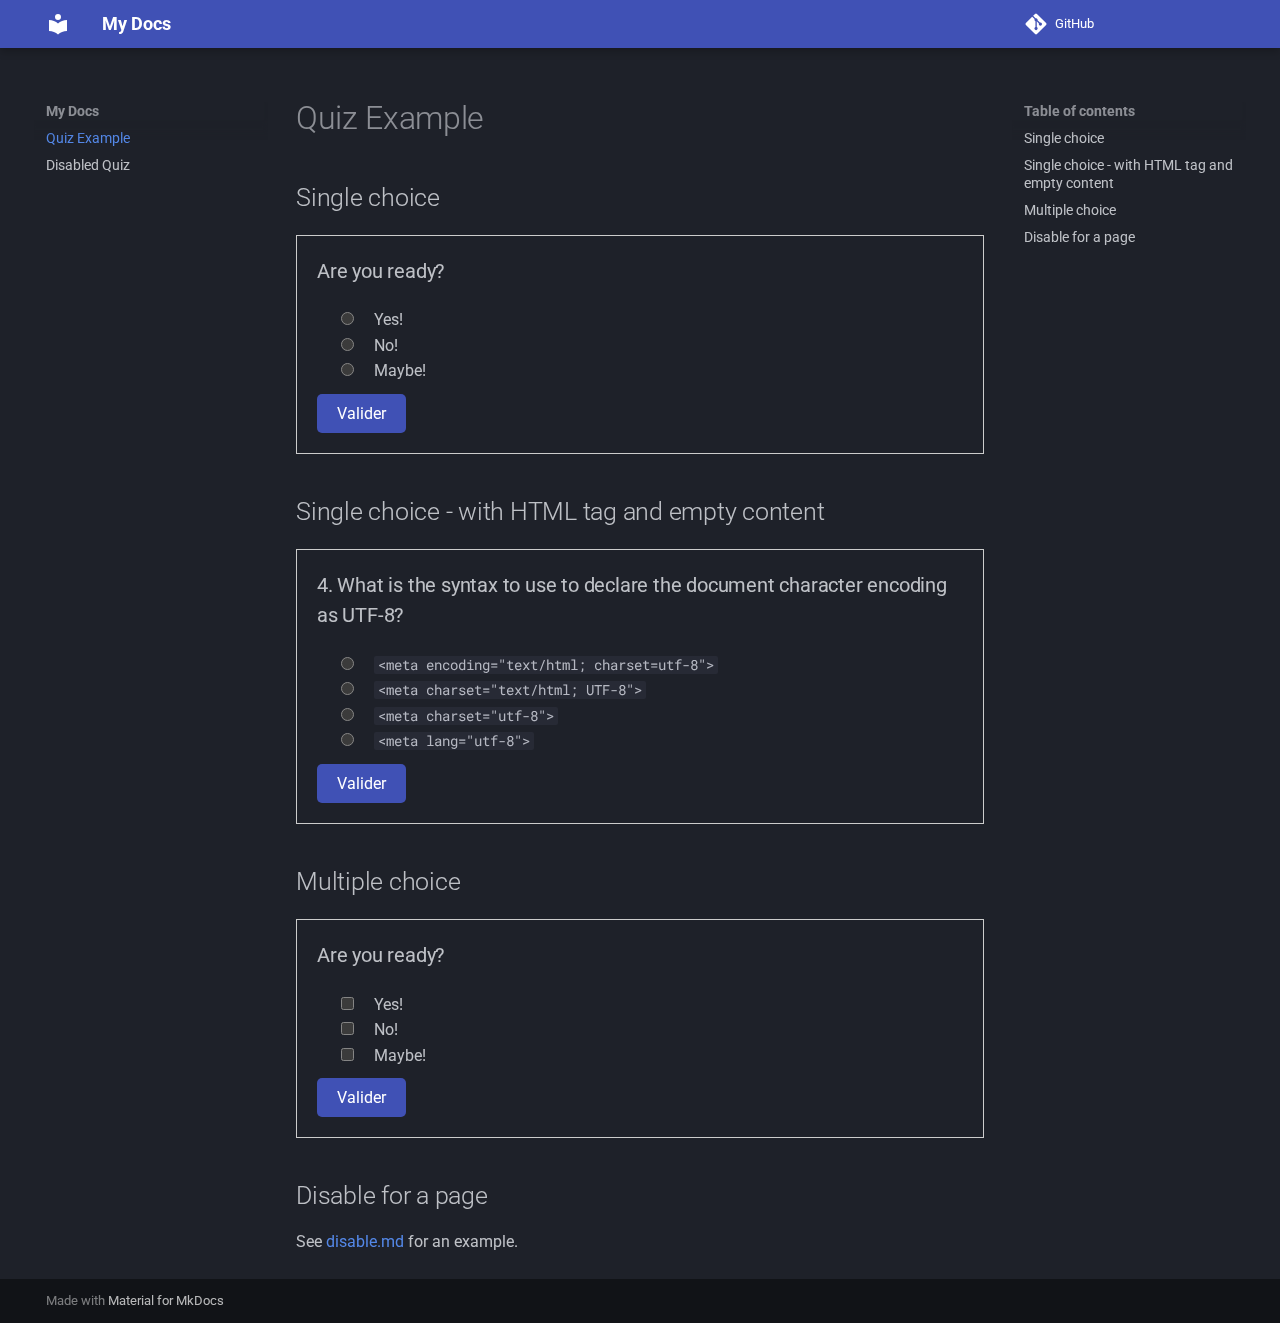
<file: index.html>
<!doctype html>
<html lang="en" class="no-js">
  <head>
    
      <meta charset="utf-8">
      <meta name="viewport" content="width=device-width,initial-scale=1">
      
      
      
      
      
        <link rel="next" href="disable/">
      
      
      <link rel="icon" href="assets/images/favicon.png">
      <meta name="generator" content="mkdocs-1.6.1, mkdocs-material-9.5.50">
    
    
      
        <title>My Docs</title>
      
    
    
      <link rel="stylesheet" href="assets/stylesheets/main.a40c8224.min.css">
      
        
        <link rel="stylesheet" href="assets/stylesheets/palette.06af60db.min.css">
      
      


    
    
      
    
    
      
        
        
        <link rel="preconnect" href="https://fonts.gstatic.com" crossorigin>
        <link rel="stylesheet" href="https://fonts.googleapis.com/css?family=Roboto:300,300i,400,400i,700,700i%7CRoboto+Mono:400,400i,700,700i&display=fallback">
        <style>:root{--md-text-font:"Roboto";--md-code-font:"Roboto Mono"}</style>
      
    
    
    <script>__md_scope=new URL(".",location),__md_hash=e=>[...e].reduce(((e,_)=>(e<<5)-e+_.charCodeAt(0)),0),__md_get=(e,_=localStorage,t=__md_scope)=>JSON.parse(_.getItem(t.pathname+"."+e)),__md_set=(e,_,t=localStorage,a=__md_scope)=>{try{t.setItem(a.pathname+"."+e,JSON.stringify(_))}catch(e){}}</script>
    
      

    
    
    
  </head>
  
  
    
    
    
    
    
    <body dir="ltr" data-md-color-scheme="slate" data-md-color-primary="indigo" data-md-color-accent="indigo">
  
    
    <input class="md-toggle" data-md-toggle="drawer" type="checkbox" id="__drawer" autocomplete="off">
    <input class="md-toggle" data-md-toggle="search" type="checkbox" id="__search" autocomplete="off">
    <label class="md-overlay" for="__drawer"></label>
    <div data-md-component="skip">
      
        
        <a href="#quiz-example" class="md-skip">
          Skip to content
        </a>
      
    </div>
    <div data-md-component="announce">
      
    </div>
    
    
      

  

<header class="md-header md-header--shadow" data-md-component="header">
  <nav class="md-header__inner md-grid" aria-label="Header">
    <a href="." title="My Docs" class="md-header__button md-logo" aria-label="My Docs" data-md-component="logo">
      
  
  <svg xmlns="http://www.w3.org/2000/svg" viewBox="0 0 24 24"><path d="M12 8a3 3 0 0 0 3-3 3 3 0 0 0-3-3 3 3 0 0 0-3 3 3 3 0 0 0 3 3m0 3.54C9.64 9.35 6.5 8 3 8v11c3.5 0 6.64 1.35 9 3.54 2.36-2.19 5.5-3.54 9-3.54V8c-3.5 0-6.64 1.35-9 3.54"/></svg>

    </a>
    <label class="md-header__button md-icon" for="__drawer">
      
      <svg xmlns="http://www.w3.org/2000/svg" viewBox="0 0 24 24"><path d="M3 6h18v2H3zm0 5h18v2H3zm0 5h18v2H3z"/></svg>
    </label>
    <div class="md-header__title" data-md-component="header-title">
      <div class="md-header__ellipsis">
        <div class="md-header__topic">
          <span class="md-ellipsis">
            My Docs
          </span>
        </div>
        <div class="md-header__topic" data-md-component="header-topic">
          <span class="md-ellipsis">
            
              Quiz Example
            
          </span>
        </div>
      </div>
    </div>
    
      
    
    
    
    
    
      <div class="md-header__source">
        <a href="https://github.com/matinfo/mkdocs-quiz" title="Go to repository" class="md-source" data-md-component="source">
  <div class="md-source__icon md-icon">
    
    <svg xmlns="http://www.w3.org/2000/svg" viewBox="0 0 448 512"><!--! Font Awesome Free 6.7.2 by @fontawesome - https://fontawesome.com License - https://fontawesome.com/license/free (Icons: CC BY 4.0, Fonts: SIL OFL 1.1, Code: MIT License) Copyright 2024 Fonticons, Inc.--><path d="M439.55 236.05 244 40.45a28.87 28.87 0 0 0-40.81 0l-40.66 40.63 51.52 51.52c27.06-9.14 52.68 16.77 43.39 43.68l49.66 49.66c34.23-11.8 61.18 31 35.47 56.69-26.49 26.49-70.21-2.87-56-37.34L240.22 199v121.85c25.3 12.54 22.26 41.85 9.08 55a34.34 34.34 0 0 1-48.55 0c-17.57-17.6-11.07-46.91 11.25-56v-123c-20.8-8.51-24.6-30.74-18.64-45L142.57 101 8.45 235.14a28.86 28.86 0 0 0 0 40.81l195.61 195.6a28.86 28.86 0 0 0 40.8 0l194.69-194.69a28.86 28.86 0 0 0 0-40.81"/></svg>
  </div>
  <div class="md-source__repository">
    GitHub
  </div>
</a>
      </div>
    
  </nav>
  
</header>
    
    <div class="md-container" data-md-component="container">
      
      
        
          
        
      
      <main class="md-main" data-md-component="main">
        <div class="md-main__inner md-grid">
          
            
              
              <div class="md-sidebar md-sidebar--primary" data-md-component="sidebar" data-md-type="navigation" >
                <div class="md-sidebar__scrollwrap">
                  <div class="md-sidebar__inner">
                    



<nav class="md-nav md-nav--primary" aria-label="Navigation" data-md-level="0">
  <label class="md-nav__title" for="__drawer">
    <a href="." title="My Docs" class="md-nav__button md-logo" aria-label="My Docs" data-md-component="logo">
      
  
  <svg xmlns="http://www.w3.org/2000/svg" viewBox="0 0 24 24"><path d="M12 8a3 3 0 0 0 3-3 3 3 0 0 0-3-3 3 3 0 0 0-3 3 3 3 0 0 0 3 3m0 3.54C9.64 9.35 6.5 8 3 8v11c3.5 0 6.64 1.35 9 3.54 2.36-2.19 5.5-3.54 9-3.54V8c-3.5 0-6.64 1.35-9 3.54"/></svg>

    </a>
    My Docs
  </label>
  
    <div class="md-nav__source">
      <a href="https://github.com/matinfo/mkdocs-quiz" title="Go to repository" class="md-source" data-md-component="source">
  <div class="md-source__icon md-icon">
    
    <svg xmlns="http://www.w3.org/2000/svg" viewBox="0 0 448 512"><!--! Font Awesome Free 6.7.2 by @fontawesome - https://fontawesome.com License - https://fontawesome.com/license/free (Icons: CC BY 4.0, Fonts: SIL OFL 1.1, Code: MIT License) Copyright 2024 Fonticons, Inc.--><path d="M439.55 236.05 244 40.45a28.87 28.87 0 0 0-40.81 0l-40.66 40.63 51.52 51.52c27.06-9.14 52.68 16.77 43.39 43.68l49.66 49.66c34.23-11.8 61.18 31 35.47 56.69-26.49 26.49-70.21-2.87-56-37.34L240.22 199v121.85c25.3 12.54 22.26 41.85 9.08 55a34.34 34.34 0 0 1-48.55 0c-17.57-17.6-11.07-46.91 11.25-56v-123c-20.8-8.51-24.6-30.74-18.64-45L142.57 101 8.45 235.14a28.86 28.86 0 0 0 0 40.81l195.61 195.6a28.86 28.86 0 0 0 40.8 0l194.69-194.69a28.86 28.86 0 0 0 0-40.81"/></svg>
  </div>
  <div class="md-source__repository">
    GitHub
  </div>
</a>
    </div>
  
  <ul class="md-nav__list" data-md-scrollfix>
    
      
      
  
  
    
  
  
  
    <li class="md-nav__item md-nav__item--active">
      
      <input class="md-nav__toggle md-toggle" type="checkbox" id="__toc">
      
      
        
      
      
        <label class="md-nav__link md-nav__link--active" for="__toc">
          
  
  <span class="md-ellipsis">
    Quiz Example
  </span>
  

          <span class="md-nav__icon md-icon"></span>
        </label>
      
      <a href="." class="md-nav__link md-nav__link--active">
        
  
  <span class="md-ellipsis">
    Quiz Example
  </span>
  

      </a>
      
        

<nav class="md-nav md-nav--secondary" aria-label="Table of contents">
  
  
  
    
  
  
    <label class="md-nav__title" for="__toc">
      <span class="md-nav__icon md-icon"></span>
      Table of contents
    </label>
    <ul class="md-nav__list" data-md-component="toc" data-md-scrollfix>
      
        <li class="md-nav__item">
  <a href="#single-choice" class="md-nav__link">
    <span class="md-ellipsis">
      Single choice
    </span>
  </a>
  
</li>
      
        <li class="md-nav__item">
  <a href="#single-choice-with-html-tag-and-empty-content" class="md-nav__link">
    <span class="md-ellipsis">
      Single choice - with HTML tag and empty content
    </span>
  </a>
  
</li>
      
        <li class="md-nav__item">
  <a href="#multiple-choice" class="md-nav__link">
    <span class="md-ellipsis">
      Multiple choice
    </span>
  </a>
  
</li>
      
        <li class="md-nav__item">
  <a href="#disable-for-a-page" class="md-nav__link">
    <span class="md-ellipsis">
      Disable for a page
    </span>
  </a>
  
</li>
      
    </ul>
  
</nav>
      
    </li>
  

    
      
      
  
  
  
  
    <li class="md-nav__item">
      <a href="disable/" class="md-nav__link">
        
  
  <span class="md-ellipsis">
    Disabled Quiz
  </span>
  

      </a>
    </li>
  

    
  </ul>
</nav>
                  </div>
                </div>
              </div>
            
            
              
              <div class="md-sidebar md-sidebar--secondary" data-md-component="sidebar" data-md-type="toc" >
                <div class="md-sidebar__scrollwrap">
                  <div class="md-sidebar__inner">
                    

<nav class="md-nav md-nav--secondary" aria-label="Table of contents">
  
  
  
    
  
  
    <label class="md-nav__title" for="__toc">
      <span class="md-nav__icon md-icon"></span>
      Table of contents
    </label>
    <ul class="md-nav__list" data-md-component="toc" data-md-scrollfix>
      
        <li class="md-nav__item">
  <a href="#single-choice" class="md-nav__link">
    <span class="md-ellipsis">
      Single choice
    </span>
  </a>
  
</li>
      
        <li class="md-nav__item">
  <a href="#single-choice-with-html-tag-and-empty-content" class="md-nav__link">
    <span class="md-ellipsis">
      Single choice - with HTML tag and empty content
    </span>
  </a>
  
</li>
      
        <li class="md-nav__item">
  <a href="#multiple-choice" class="md-nav__link">
    <span class="md-ellipsis">
      Multiple choice
    </span>
  </a>
  
</li>
      
        <li class="md-nav__item">
  <a href="#disable-for-a-page" class="md-nav__link">
    <span class="md-ellipsis">
      Disable for a page
    </span>
  </a>
  
</li>
      
    </ul>
  
</nav>
                  </div>
                </div>
              </div>
            
          
          
            <div class="md-content" data-md-component="content">
              <article class="md-content__inner md-typeset">
                
                  

  
  


<h1 id="quiz-example">Quiz Example</h1>
<h2 id="single-choice">Single choice</h2>
<div class="quiz"><h3>Are you ready?</h3><form><fieldset><div><input type="radio" name="answer" value="0" id="quiz-0-0" correct><label for="quiz-0-0">Yes!</label></div><div><input type="radio" name="answer" value="1" id="quiz-0-1" ><label for="quiz-0-1">No!</label></div><div><input type="radio" name="answer" value="2" id="quiz-0-2" ><label for="quiz-0-2">Maybe!</label></div></fieldset><button type="submit" class="quiz-button">Valider</button></form><section class="content hidden"><h2>Provide some additional content</h2></section></div>

<h2 id="single-choice-with-html-tag-and-empty-content">Single choice - with HTML tag and empty content</h2>
<div class="quiz"><h3>4. What is the syntax to use to declare the document character encoding as UTF-8?</h3><form><fieldset><div><input type="radio" name="answer" value="0" id="quiz-1-0" ><label for="quiz-1-0"><code>&lt;meta encoding=&quot;text/html; charset=utf-8&quot;&gt;</code></label></div><div><input type="radio" name="answer" value="1" id="quiz-1-1" ><label for="quiz-1-1"><code>&lt;meta charset=&quot;text/html; UTF-8&quot;&gt;</code></label></div><div><input type="radio" name="answer" value="2" id="quiz-1-2" correct><label for="quiz-1-2"><code>&lt;meta charset=&quot;utf-8&quot;&gt;</code></label></div><div><input type="radio" name="answer" value="3" id="quiz-1-3" ><label for="quiz-1-3"><code>&lt;meta lang=&quot;utf-8&quot;&gt;</code></label></div></fieldset><button type="submit" class="quiz-button">Valider</button></form><section class="content hidden"></section></div>

<h2 id="multiple-choice">Multiple choice</h2>
<div class="quiz"><h3>Are you ready?</h3><form><fieldset><div><input type="checkbox" name="answer" value="0" id="quiz-2-0" correct><label for="quiz-2-0">Yes!</label></div><div><input type="checkbox" name="answer" value="1" id="quiz-2-1" ><label for="quiz-2-1">No!</label></div><div><input type="checkbox" name="answer" value="2" id="quiz-2-2" correct><label for="quiz-2-2">Maybe!</label></div></fieldset><button type="submit" class="quiz-button">Valider</button></form><section class="content hidden"><h2>Provide some additional content</h2></section></div>

<h2 id="disable-for-a-page">Disable for a page</h2>
<p>See <a href="disable/">disable.md</a> for an example.</p><style type="text/css">.quiz {
  border: 1px solid #ccc;
  padding: 1rem;
  margin: 1rem 0;
}
/* Set margin-top of first quiz child */
.quiz > *:first-child {
  margin-top: 0;
}
.quiz .hidden {
  display: none;
}

.quiz form button {
  background-color: var(--md-primary-fg-color);
  border: none;
  color: var(--md-primary-bg-color);
  padding: 0.5rem 1rem;
  text-align: center;
  text-decoration: none;
  display: inline-block;
  font-size: 0.8rem;
  border-radius: 5px;
}

.quiz .wrong label,
.quiz .wrong label code {
  color: red;
}
.quiz .correct label,
.quiz .correct label code {
  color: green;
}

.quiz fieldset {
  border: none;
  display: flex;
  flex-direction: column;
}
.quiz fieldset input {
  margin: 0 10px;
  cursor: pointer;
}
.quiz fieldset label {
  margin: 0 10px;
  cursor: pointer;
}

.quiz label.correct {
  color: green;
  background-color: antiquewhite;
}
.quiz label.wrong {
  color: red;
}
.quiz input[type='radio'].correct {
  accent-color: green;
}
.quiz input[type='radio'].wrong {
  accent-color: red;
}
.quiz .content {
  margin: 10px;
}
</style><script type="text/javascript" defer>document.querySelectorAll('.quiz').forEach((quiz) => {
  let form = quiz.querySelector('form');
  let fieldset = form.querySelector('fieldset');
  form.addEventListener('submit', (event) => {
    event.preventDefault();
    let selectedAnswers = form.querySelectorAll('input[name="answer"]:checked');
    let correctAnswers = fieldset.querySelectorAll(
      'input[name="answer"][correct]'
    );
    // Check if all correct answers are selected
    let is_correct = selectedAnswers.length === correctAnswers.length;
    for (let i = 0; i < selectedAnswers.length; i++) {
      if (!selectedAnswers[i].hasAttribute('correct')) {
        is_correct = false;
        break;
      }
    }
    let section = quiz.querySelector('section');
    if (is_correct) {
      section.classList.remove('hidden');
      resetFieldset(fieldset);
      // Mark all fields with colors
      const allAnswers = fieldset.querySelectorAll('input[name="answer"]');
      for (let i = 0; i < allAnswers.length; i++) {
        if (allAnswers[i].hasAttribute('correct')) {
          allAnswers[i].parentElement.classList.add('correct');
        } else {
          allAnswers[i].parentElement.classList.add('wrong');
        }
      }
    } else {
      section.classList.add('hidden');
      resetFieldset(fieldset);
      // Mark wrong fields with colors
      for (let i = 0; i < selectedAnswers.length; i++) {
        if (!selectedAnswers[i].hasAttribute('correct')) {
          selectedAnswers[i].parentElement.classList.add('wrong');
        } else {
          selectedAnswers[i].parentElement.classList.add('correct');
        }
      }
    }
  });
});

function resetFieldset(fieldset) {
  const fieldsetChildren = fieldset.children;
  for (let i = 0; i < fieldsetChildren.length; i++) {
    fieldsetChildren[i].classList.remove('wrong');
    fieldsetChildren[i].classList.remove('correct');
  }
}
</script>












                
              </article>
            </div>
          
          
<script>var target=document.getElementById(location.hash.slice(1));target&&target.name&&(target.checked=target.name.startsWith("__tabbed_"))</script>
        </div>
        
      </main>
      
        <footer class="md-footer">
  
  <div class="md-footer-meta md-typeset">
    <div class="md-footer-meta__inner md-grid">
      <div class="md-copyright">
  
  
    Made with
    <a href="https://squidfunk.github.io/mkdocs-material/" target="_blank" rel="noopener">
      Material for MkDocs
    </a>
  
</div>
      
    </div>
  </div>
</footer>
      
    </div>
    <div class="md-dialog" data-md-component="dialog">
      <div class="md-dialog__inner md-typeset"></div>
    </div>
    
    
    <script id="__config" type="application/json">{"base": ".", "features": [], "search": "assets/javascripts/workers/search.f8cc74c7.min.js", "translations": {"clipboard.copied": "Copied to clipboard", "clipboard.copy": "Copy to clipboard", "search.result.more.one": "1 more on this page", "search.result.more.other": "# more on this page", "search.result.none": "No matching documents", "search.result.one": "1 matching document", "search.result.other": "# matching documents", "search.result.placeholder": "Type to start searching", "search.result.term.missing": "Missing", "select.version": "Select version"}}</script>
    
    
      <script src="assets/javascripts/bundle.60a45f97.min.js"></script>
      
    
  </body>
</html>
</file>
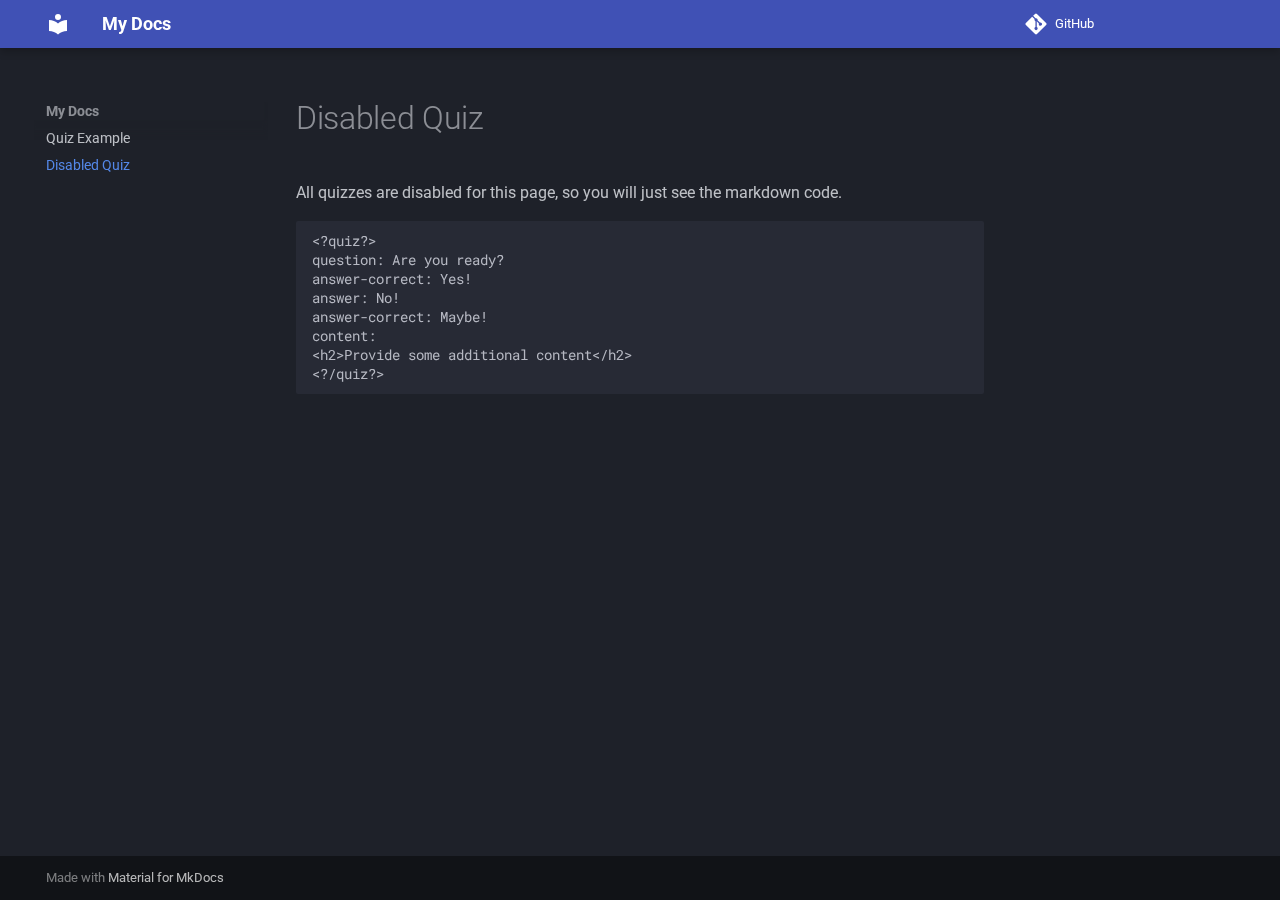
<file: disable/index.html>
<!doctype html>
<html lang="en" class="no-js">
  <head>
    
      <meta charset="utf-8">
      <meta name="viewport" content="width=device-width,initial-scale=1">
      
      
      
      
        <link rel="prev" href="..">
      
      
      
      <link rel="icon" href="../assets/images/favicon.png">
      <meta name="generator" content="mkdocs-1.6.1, mkdocs-material-9.5.50">
    
    
      
        <title>Disabled Quiz - My Docs</title>
      
    
    
      <link rel="stylesheet" href="../assets/stylesheets/main.a40c8224.min.css">
      
        
        <link rel="stylesheet" href="../assets/stylesheets/palette.06af60db.min.css">
      
      


    
    
      
    
    
      
        
        
        <link rel="preconnect" href="https://fonts.gstatic.com" crossorigin>
        <link rel="stylesheet" href="https://fonts.googleapis.com/css?family=Roboto:300,300i,400,400i,700,700i%7CRoboto+Mono:400,400i,700,700i&display=fallback">
        <style>:root{--md-text-font:"Roboto";--md-code-font:"Roboto Mono"}</style>
      
    
    
    <script>__md_scope=new URL("..",location),__md_hash=e=>[...e].reduce(((e,_)=>(e<<5)-e+_.charCodeAt(0)),0),__md_get=(e,_=localStorage,t=__md_scope)=>JSON.parse(_.getItem(t.pathname+"."+e)),__md_set=(e,_,t=localStorage,a=__md_scope)=>{try{t.setItem(a.pathname+"."+e,JSON.stringify(_))}catch(e){}}</script>
    
      

    
    
    
  </head>
  
  
    
    
    
    
    
    <body dir="ltr" data-md-color-scheme="slate" data-md-color-primary="indigo" data-md-color-accent="indigo">
  
    
    <input class="md-toggle" data-md-toggle="drawer" type="checkbox" id="__drawer" autocomplete="off">
    <input class="md-toggle" data-md-toggle="search" type="checkbox" id="__search" autocomplete="off">
    <label class="md-overlay" for="__drawer"></label>
    <div data-md-component="skip">
      
        
        <a href="#disabled-quiz" class="md-skip">
          Skip to content
        </a>
      
    </div>
    <div data-md-component="announce">
      
    </div>
    
    
      

  

<header class="md-header md-header--shadow" data-md-component="header">
  <nav class="md-header__inner md-grid" aria-label="Header">
    <a href=".." title="My Docs" class="md-header__button md-logo" aria-label="My Docs" data-md-component="logo">
      
  
  <svg xmlns="http://www.w3.org/2000/svg" viewBox="0 0 24 24"><path d="M12 8a3 3 0 0 0 3-3 3 3 0 0 0-3-3 3 3 0 0 0-3 3 3 3 0 0 0 3 3m0 3.54C9.64 9.35 6.5 8 3 8v11c3.5 0 6.64 1.35 9 3.54 2.36-2.19 5.5-3.54 9-3.54V8c-3.5 0-6.64 1.35-9 3.54"/></svg>

    </a>
    <label class="md-header__button md-icon" for="__drawer">
      
      <svg xmlns="http://www.w3.org/2000/svg" viewBox="0 0 24 24"><path d="M3 6h18v2H3zm0 5h18v2H3zm0 5h18v2H3z"/></svg>
    </label>
    <div class="md-header__title" data-md-component="header-title">
      <div class="md-header__ellipsis">
        <div class="md-header__topic">
          <span class="md-ellipsis">
            My Docs
          </span>
        </div>
        <div class="md-header__topic" data-md-component="header-topic">
          <span class="md-ellipsis">
            
              Disabled Quiz
            
          </span>
        </div>
      </div>
    </div>
    
      
    
    
    
    
    
      <div class="md-header__source">
        <a href="https://github.com/matinfo/mkdocs-quiz" title="Go to repository" class="md-source" data-md-component="source">
  <div class="md-source__icon md-icon">
    
    <svg xmlns="http://www.w3.org/2000/svg" viewBox="0 0 448 512"><!--! Font Awesome Free 6.7.2 by @fontawesome - https://fontawesome.com License - https://fontawesome.com/license/free (Icons: CC BY 4.0, Fonts: SIL OFL 1.1, Code: MIT License) Copyright 2024 Fonticons, Inc.--><path d="M439.55 236.05 244 40.45a28.87 28.87 0 0 0-40.81 0l-40.66 40.63 51.52 51.52c27.06-9.14 52.68 16.77 43.39 43.68l49.66 49.66c34.23-11.8 61.18 31 35.47 56.69-26.49 26.49-70.21-2.87-56-37.34L240.22 199v121.85c25.3 12.54 22.26 41.85 9.08 55a34.34 34.34 0 0 1-48.55 0c-17.57-17.6-11.07-46.91 11.25-56v-123c-20.8-8.51-24.6-30.74-18.64-45L142.57 101 8.45 235.14a28.86 28.86 0 0 0 0 40.81l195.61 195.6a28.86 28.86 0 0 0 40.8 0l194.69-194.69a28.86 28.86 0 0 0 0-40.81"/></svg>
  </div>
  <div class="md-source__repository">
    GitHub
  </div>
</a>
      </div>
    
  </nav>
  
</header>
    
    <div class="md-container" data-md-component="container">
      
      
        
          
        
      
      <main class="md-main" data-md-component="main">
        <div class="md-main__inner md-grid">
          
            
              
              <div class="md-sidebar md-sidebar--primary" data-md-component="sidebar" data-md-type="navigation" >
                <div class="md-sidebar__scrollwrap">
                  <div class="md-sidebar__inner">
                    



<nav class="md-nav md-nav--primary" aria-label="Navigation" data-md-level="0">
  <label class="md-nav__title" for="__drawer">
    <a href=".." title="My Docs" class="md-nav__button md-logo" aria-label="My Docs" data-md-component="logo">
      
  
  <svg xmlns="http://www.w3.org/2000/svg" viewBox="0 0 24 24"><path d="M12 8a3 3 0 0 0 3-3 3 3 0 0 0-3-3 3 3 0 0 0-3 3 3 3 0 0 0 3 3m0 3.54C9.64 9.35 6.5 8 3 8v11c3.5 0 6.64 1.35 9 3.54 2.36-2.19 5.5-3.54 9-3.54V8c-3.5 0-6.64 1.35-9 3.54"/></svg>

    </a>
    My Docs
  </label>
  
    <div class="md-nav__source">
      <a href="https://github.com/matinfo/mkdocs-quiz" title="Go to repository" class="md-source" data-md-component="source">
  <div class="md-source__icon md-icon">
    
    <svg xmlns="http://www.w3.org/2000/svg" viewBox="0 0 448 512"><!--! Font Awesome Free 6.7.2 by @fontawesome - https://fontawesome.com License - https://fontawesome.com/license/free (Icons: CC BY 4.0, Fonts: SIL OFL 1.1, Code: MIT License) Copyright 2024 Fonticons, Inc.--><path d="M439.55 236.05 244 40.45a28.87 28.87 0 0 0-40.81 0l-40.66 40.63 51.52 51.52c27.06-9.14 52.68 16.77 43.39 43.68l49.66 49.66c34.23-11.8 61.18 31 35.47 56.69-26.49 26.49-70.21-2.87-56-37.34L240.22 199v121.85c25.3 12.54 22.26 41.85 9.08 55a34.34 34.34 0 0 1-48.55 0c-17.57-17.6-11.07-46.91 11.25-56v-123c-20.8-8.51-24.6-30.74-18.64-45L142.57 101 8.45 235.14a28.86 28.86 0 0 0 0 40.81l195.61 195.6a28.86 28.86 0 0 0 40.8 0l194.69-194.69a28.86 28.86 0 0 0 0-40.81"/></svg>
  </div>
  <div class="md-source__repository">
    GitHub
  </div>
</a>
    </div>
  
  <ul class="md-nav__list" data-md-scrollfix>
    
      
      
  
  
  
  
    <li class="md-nav__item">
      <a href=".." class="md-nav__link">
        
  
  <span class="md-ellipsis">
    Quiz Example
  </span>
  

      </a>
    </li>
  

    
      
      
  
  
    
  
  
  
    <li class="md-nav__item md-nav__item--active">
      
      <input class="md-nav__toggle md-toggle" type="checkbox" id="__toc">
      
      
        
      
      
      <a href="./" class="md-nav__link md-nav__link--active">
        
  
  <span class="md-ellipsis">
    Disabled Quiz
  </span>
  

      </a>
      
    </li>
  

    
  </ul>
</nav>
                  </div>
                </div>
              </div>
            
            
              
              <div class="md-sidebar md-sidebar--secondary" data-md-component="sidebar" data-md-type="toc" >
                <div class="md-sidebar__scrollwrap">
                  <div class="md-sidebar__inner">
                    

<nav class="md-nav md-nav--secondary" aria-label="Table of contents">
  
  
  
    
  
  
</nav>
                  </div>
                </div>
              </div>
            
          
          
            <div class="md-content" data-md-component="content">
              <article class="md-content__inner md-typeset">
                
                  

  
  


<h1 id="disabled-quiz">Disabled Quiz</h1>
<p>All quizzes are disabled for this page, so you will just see the markdown code.</p>
<pre><code class="language-markdown">&lt;?quiz?&gt;
question: Are you ready?
answer-correct: Yes!
answer: No!
answer-correct: Maybe!
content:
&lt;h2&gt;Provide some additional content&lt;/h2&gt;
&lt;?/quiz?&gt;
</code></pre><style type="text/css">.quiz {
  border: 1px solid #ccc;
  padding: 1rem;
  margin: 1rem 0;
}
/* Set margin-top of first quiz child */
.quiz > *:first-child {
  margin-top: 0;
}
.quiz .hidden {
  display: none;
}

.quiz form button {
  background-color: var(--md-primary-fg-color);
  border: none;
  color: var(--md-primary-bg-color);
  padding: 0.5rem 1rem;
  text-align: center;
  text-decoration: none;
  display: inline-block;
  font-size: 0.8rem;
  border-radius: 5px;
}

.quiz .wrong label,
.quiz .wrong label code {
  color: red;
}
.quiz .correct label,
.quiz .correct label code {
  color: green;
}

.quiz fieldset {
  border: none;
  display: flex;
  flex-direction: column;
}
.quiz fieldset input {
  margin: 0 10px;
  cursor: pointer;
}
.quiz fieldset label {
  margin: 0 10px;
  cursor: pointer;
}

.quiz label.correct {
  color: green;
  background-color: antiquewhite;
}
.quiz label.wrong {
  color: red;
}
.quiz input[type='radio'].correct {
  accent-color: green;
}
.quiz input[type='radio'].wrong {
  accent-color: red;
}
.quiz .content {
  margin: 10px;
}
</style><script type="text/javascript" defer>document.querySelectorAll('.quiz').forEach((quiz) => {
  let form = quiz.querySelector('form');
  let fieldset = form.querySelector('fieldset');
  form.addEventListener('submit', (event) => {
    event.preventDefault();
    let selectedAnswers = form.querySelectorAll('input[name="answer"]:checked');
    let correctAnswers = fieldset.querySelectorAll(
      'input[name="answer"][correct]'
    );
    // Check if all correct answers are selected
    let is_correct = selectedAnswers.length === correctAnswers.length;
    for (let i = 0; i < selectedAnswers.length; i++) {
      if (!selectedAnswers[i].hasAttribute('correct')) {
        is_correct = false;
        break;
      }
    }
    let section = quiz.querySelector('section');
    if (is_correct) {
      section.classList.remove('hidden');
      resetFieldset(fieldset);
      // Mark all fields with colors
      const allAnswers = fieldset.querySelectorAll('input[name="answer"]');
      for (let i = 0; i < allAnswers.length; i++) {
        if (allAnswers[i].hasAttribute('correct')) {
          allAnswers[i].parentElement.classList.add('correct');
        } else {
          allAnswers[i].parentElement.classList.add('wrong');
        }
      }
    } else {
      section.classList.add('hidden');
      resetFieldset(fieldset);
      // Mark wrong fields with colors
      for (let i = 0; i < selectedAnswers.length; i++) {
        if (!selectedAnswers[i].hasAttribute('correct')) {
          selectedAnswers[i].parentElement.classList.add('wrong');
        } else {
          selectedAnswers[i].parentElement.classList.add('correct');
        }
      }
    }
  });
});

function resetFieldset(fieldset) {
  const fieldsetChildren = fieldset.children;
  for (let i = 0; i < fieldsetChildren.length; i++) {
    fieldsetChildren[i].classList.remove('wrong');
    fieldsetChildren[i].classList.remove('correct');
  }
}
</script>







  
  






                
              </article>
            </div>
          
          
<script>var target=document.getElementById(location.hash.slice(1));target&&target.name&&(target.checked=target.name.startsWith("__tabbed_"))</script>
        </div>
        
      </main>
      
        <footer class="md-footer">
  
  <div class="md-footer-meta md-typeset">
    <div class="md-footer-meta__inner md-grid">
      <div class="md-copyright">
  
  
    Made with
    <a href="https://squidfunk.github.io/mkdocs-material/" target="_blank" rel="noopener">
      Material for MkDocs
    </a>
  
</div>
      
    </div>
  </div>
</footer>
      
    </div>
    <div class="md-dialog" data-md-component="dialog">
      <div class="md-dialog__inner md-typeset"></div>
    </div>
    
    
    <script id="__config" type="application/json">{"base": "..", "features": [], "search": "../assets/javascripts/workers/search.f8cc74c7.min.js", "translations": {"clipboard.copied": "Copied to clipboard", "clipboard.copy": "Copy to clipboard", "search.result.more.one": "1 more on this page", "search.result.more.other": "# more on this page", "search.result.none": "No matching documents", "search.result.one": "1 matching document", "search.result.other": "# matching documents", "search.result.placeholder": "Type to start searching", "search.result.term.missing": "Missing", "select.version": "Select version"}}</script>
    
    
      <script src="../assets/javascripts/bundle.60a45f97.min.js"></script>
      
    
  </body>
</html>
</file>
<file: assets/stylesheets/main.a40c8224.min.css>
@charset "UTF-8";html{-webkit-text-size-adjust:none;-moz-text-size-adjust:none;text-size-adjust:none;box-sizing:border-box}*,:after,:before{box-sizing:inherit}@media (prefers-reduced-motion){*,:after,:before{transition:none!important}}body{margin:0}a,button,input,label{-webkit-tap-highlight-color:transparent}a{color:inherit;text-decoration:none}hr{border:0;box-sizing:initial;display:block;height:.05rem;overflow:visible;padding:0}small{font-size:80%}sub,sup{line-height:1em}img{border-style:none}table{border-collapse:initial;border-spacing:0}td,th{font-weight:400;vertical-align:top}button{background:#0000;border:0;font-family:inherit;font-size:inherit;margin:0;padding:0}input{border:0;outline:none}:root{--md-primary-fg-color:#4051b5;--md-primary-fg-color--light:#5d6cc0;--md-primary-fg-color--dark:#303fa1;--md-primary-bg-color:#fff;--md-primary-bg-color--light:#ffffffb3;--md-accent-fg-color:#526cfe;--md-accent-fg-color--transparent:#526cfe1a;--md-accent-bg-color:#fff;--md-accent-bg-color--light:#ffffffb3}[data-md-color-scheme=default]{color-scheme:light}[data-md-color-scheme=default] img[src$="#gh-dark-mode-only"],[data-md-color-scheme=default] img[src$="#only-dark"]{display:none}:root,[data-md-color-scheme=default]{--md-hue:225deg;--md-default-fg-color:#000000de;--md-default-fg-color--light:#0000008a;--md-default-fg-color--lighter:#00000052;--md-default-fg-color--lightest:#00000012;--md-default-bg-color:#fff;--md-default-bg-color--light:#ffffffb3;--md-default-bg-color--lighter:#ffffff4d;--md-default-bg-color--lightest:#ffffff1f;--md-code-fg-color:#36464e;--md-code-bg-color:#f5f5f5;--md-code-hl-color:#4287ff;--md-code-hl-color--light:#4287ff1a;--md-code-hl-number-color:#d52a2a;--md-code-hl-special-color:#db1457;--md-code-hl-function-color:#a846b9;--md-code-hl-constant-color:#6e59d9;--md-code-hl-keyword-color:#3f6ec6;--md-code-hl-string-color:#1c7d4d;--md-code-hl-name-color:var(--md-code-fg-color);--md-code-hl-operator-color:var(--md-default-fg-color--light);--md-code-hl-punctuation-color:var(--md-default-fg-color--light);--md-code-hl-comment-color:var(--md-default-fg-color--light);--md-code-hl-generic-color:var(--md-default-fg-color--light);--md-code-hl-variable-color:var(--md-default-fg-color--light);--md-typeset-color:var(--md-default-fg-color);--md-typeset-a-color:var(--md-primary-fg-color);--md-typeset-del-color:#f5503d26;--md-typeset-ins-color:#0bd57026;--md-typeset-kbd-color:#fafafa;--md-typeset-kbd-accent-color:#fff;--md-typeset-kbd-border-color:#b8b8b8;--md-typeset-mark-color:#ffff0080;--md-typeset-table-color:#0000001f;--md-typeset-table-color--light:rgba(0,0,0,.035);--md-admonition-fg-color:var(--md-default-fg-color);--md-admonition-bg-color:var(--md-default-bg-color);--md-warning-fg-color:#000000de;--md-warning-bg-color:#ff9;--md-footer-fg-color:#fff;--md-footer-fg-color--light:#ffffffb3;--md-footer-fg-color--lighter:#ffffff73;--md-footer-bg-color:#000000de;--md-footer-bg-color--dark:#00000052;--md-shadow-z1:0 0.2rem 0.5rem #0000000d,0 0 0.05rem #0000001a;--md-shadow-z2:0 0.2rem 0.5rem #0000001a,0 0 0.05rem #00000040;--md-shadow-z3:0 0.2rem 0.5rem #0003,0 0 0.05rem #00000059}.md-icon svg{fill:currentcolor;display:block;height:1.2rem;width:1.2rem}body{-webkit-font-smoothing:antialiased;-moz-osx-font-smoothing:grayscale;--md-text-font-family:var(--md-text-font,_),-apple-system,BlinkMacSystemFont,Helvetica,Arial,sans-serif;--md-code-font-family:var(--md-code-font,_),SFMono-Regular,Consolas,Menlo,monospace}aside,body,input{font-feature-settings:"kern","liga";color:var(--md-typeset-color);font-family:var(--md-text-font-family)}code,kbd,pre{font-feature-settings:"kern";font-family:var(--md-code-font-family)}:root{--md-typeset-table-sort-icon:url('data:image/svg+xml;charset=utf-8,<svg xmlns="http://www.w3.org/2000/svg" viewBox="0 0 24 24"><path d="m18 21-4-4h3V7h-3l4-4 4 4h-3v10h3M2 19v-2h10v2M2 13v-2h7v2M2 7V5h4v2z"/></svg>');--md-typeset-table-sort-icon--asc:url('data:image/svg+xml;charset=utf-8,<svg xmlns="http://www.w3.org/2000/svg" viewBox="0 0 24 24"><path d="M19 17h3l-4 4-4-4h3V3h2M2 17h10v2H2M6 5v2H2V5m0 6h7v2H2z"/></svg>');--md-typeset-table-sort-icon--desc:url('data:image/svg+xml;charset=utf-8,<svg xmlns="http://www.w3.org/2000/svg" viewBox="0 0 24 24"><path d="M19 7h3l-4-4-4 4h3v14h2M2 17h10v2H2M6 5v2H2V5m0 6h7v2H2z"/></svg>')}.md-typeset{-webkit-print-color-adjust:exact;color-adjust:exact;font-size:.8rem;line-height:1.6}@media print{.md-typeset{font-size:.68rem}}.md-typeset blockquote,.md-typeset dl,.md-typeset figure,.md-typeset ol,.md-typeset pre,.md-typeset ul{margin-bottom:1em;margin-top:1em}.md-typeset h1{color:var(--md-default-fg-color--light);font-size:2em;line-height:1.3;margin:0 0 1.25em}.md-typeset h1,.md-typeset h2{font-weight:300;letter-spacing:-.01em}.md-typeset h2{font-size:1.5625em;line-height:1.4;margin:1.6em 0 .64em}.md-typeset h3{font-size:1.25em;font-weight:400;letter-spacing:-.01em;line-height:1.5;margin:1.6em 0 .8em}.md-typeset h2+h3{margin-top:.8em}.md-typeset h4{font-weight:700;letter-spacing:-.01em;margin:1em 0}.md-typeset h5,.md-typeset h6{color:var(--md-default-fg-color--light);font-size:.8em;font-weight:700;letter-spacing:-.01em;margin:1.25em 0}.md-typeset h5{text-transform:uppercase}.md-typeset h5 code{text-transform:none}.md-typeset hr{border-bottom:.05rem solid var(--md-default-fg-color--lightest);display:flow-root;margin:1.5em 0}.md-typeset a{color:var(--md-typeset-a-color);word-break:break-word}.md-typeset a,.md-typeset a:before{transition:color 125ms}.md-typeset a:focus,.md-typeset a:hover{color:var(--md-accent-fg-color)}.md-typeset a:focus code,.md-typeset a:hover code{background-color:var(--md-accent-fg-color--transparent)}.md-typeset a code{color:currentcolor;transition:background-color 125ms}.md-typeset a.focus-visible{outline-color:var(--md-accent-fg-color);outline-offset:.2rem}.md-typeset code,.md-typeset kbd,.md-typeset pre{color:var(--md-code-fg-color);direction:ltr;font-variant-ligatures:none}@media print{.md-typeset code,.md-typeset kbd,.md-typeset pre{white-space:pre-wrap}}.md-typeset code{background-color:var(--md-code-bg-color);border-radius:.1rem;-webkit-box-decoration-break:clone;box-decoration-break:clone;font-size:.85em;padding:0 .2941176471em;word-break:break-word}.md-typeset code:not(.focus-visible){-webkit-tap-highlight-color:transparent;outline:none}.md-typeset pre{display:flow-root;line-height:1.4;position:relative}.md-typeset pre>code{-webkit-box-decoration-break:slice;box-decoration-break:slice;box-shadow:none;display:block;margin:0;outline-color:var(--md-accent-fg-color);overflow:auto;padding:.7720588235em 1.1764705882em;scrollbar-color:var(--md-default-fg-color--lighter) #0000;scrollbar-width:thin;touch-action:auto;word-break:normal}.md-typeset pre>code:hover{scrollbar-color:var(--md-accent-fg-color) #0000}.md-typeset pre>code::-webkit-scrollbar{height:.2rem;width:.2rem}.md-typeset pre>code::-webkit-scrollbar-thumb{background-color:var(--md-default-fg-color--lighter)}.md-typeset pre>code::-webkit-scrollbar-thumb:hover{background-color:var(--md-accent-fg-color)}.md-typeset kbd{background-color:var(--md-typeset-kbd-color);border-radius:.1rem;box-shadow:0 .1rem 0 .05rem var(--md-typeset-kbd-border-color),0 .1rem 0 var(--md-typeset-kbd-border-color),0 -.1rem .2rem var(--md-typeset-kbd-accent-color) inset;color:var(--md-default-fg-color);display:inline-block;font-size:.75em;padding:0 .6666666667em;vertical-align:text-top;word-break:break-word}.md-typeset mark{background-color:var(--md-typeset-mark-color);-webkit-box-decoration-break:clone;box-decoration-break:clone;color:inherit;word-break:break-word}.md-typeset abbr{border-bottom:.05rem dotted var(--md-default-fg-color--light);cursor:help;text-decoration:none}.md-typeset small{opacity:.75}[dir=ltr] .md-typeset sub,[dir=ltr] .md-typeset sup{margin-left:.078125em}[dir=rtl] .md-typeset sub,[dir=rtl] .md-typeset sup{margin-right:.078125em}[dir=ltr] .md-typeset blockquote{padding-left:.6rem}[dir=rtl] .md-typeset blockquote{padding-right:.6rem}[dir=ltr] .md-typeset blockquote{border-left:.2rem solid var(--md-default-fg-color--lighter)}[dir=rtl] .md-typeset blockquote{border-right:.2rem solid var(--md-default-fg-color--lighter)}.md-typeset blockquote{color:var(--md-default-fg-color--light);margin-left:0;margin-right:0}.md-typeset ul{list-style-type:disc}.md-typeset ul[type]{list-style-type:revert-layer}[dir=ltr] .md-typeset ol,[dir=ltr] .md-typeset ul{margin-left:.625em}[dir=rtl] .md-typeset ol,[dir=rtl] .md-typeset ul{margin-right:.625em}.md-typeset ol,.md-typeset ul{padding:0}.md-typeset ol:not([hidden]),.md-typeset ul:not([hidden]){display:flow-root}.md-typeset ol ol,.md-typeset ul ol{list-style-type:lower-alpha}.md-typeset ol ol ol,.md-typeset ul ol ol{list-style-type:lower-roman}.md-typeset ol ol ol ol,.md-typeset ul ol ol ol{list-style-type:upper-alpha}.md-typeset ol ol ol ol ol,.md-typeset ul ol ol ol ol{list-style-type:upper-roman}.md-typeset ol[type],.md-typeset ul[type]{list-style-type:revert-layer}[dir=ltr] .md-typeset ol li,[dir=ltr] .md-typeset ul li{margin-left:1.25em}[dir=rtl] .md-typeset ol li,[dir=rtl] .md-typeset ul li{margin-right:1.25em}.md-typeset ol li,.md-typeset ul li{margin-bottom:.5em}.md-typeset ol li blockquote,.md-typeset ol li p,.md-typeset ul li blockquote,.md-typeset ul li p{margin:.5em 0}.md-typeset ol li:last-child,.md-typeset ul li:last-child{margin-bottom:0}[dir=ltr] .md-typeset ol li ol,[dir=ltr] .md-typeset ol li ul,[dir=ltr] .md-typeset ul li ol,[dir=ltr] .md-typeset ul li ul{margin-left:.625em}[dir=rtl] .md-typeset ol li ol,[dir=rtl] .md-typeset ol li ul,[dir=rtl] .md-typeset ul li ol,[dir=rtl] .md-typeset ul li ul{margin-right:.625em}.md-typeset ol li ol,.md-typeset ol li ul,.md-typeset ul li ol,.md-typeset ul li ul{margin-bottom:.5em;margin-top:.5em}[dir=ltr] .md-typeset dd{margin-left:1.875em}[dir=rtl] .md-typeset dd{margin-right:1.875em}.md-typeset dd{margin-bottom:1.5em;margin-top:1em}.md-typeset img,.md-typeset svg,.md-typeset video{height:auto;max-width:100%}.md-typeset img[align=left]{margin:1em 1em 1em 0}.md-typeset img[align=right]{margin:1em 0 1em 1em}.md-typeset img[align]:only-child{margin-top:0}.md-typeset figure{display:flow-root;margin:1em auto;max-width:100%;text-align:center;width:-moz-fit-content;width:fit-content}.md-typeset figure img{display:block;margin:0 auto}.md-typeset figcaption{font-style:italic;margin:1em auto;max-width:24rem}.md-typeset iframe{max-width:100%}.md-typeset table:not([class]){background-color:var(--md-default-bg-color);border:.05rem solid var(--md-typeset-table-color);border-radius:.1rem;display:inline-block;font-size:.64rem;max-width:100%;overflow:auto;touch-action:auto}@media print{.md-typeset table:not([class]){display:table}}.md-typeset table:not([class])+*{margin-top:1.5em}.md-typeset table:not([class]) td>:first-child,.md-typeset table:not([class]) th>:first-child{margin-top:0}.md-typeset table:not([class]) td>:last-child,.md-typeset table:not([class]) th>:last-child{margin-bottom:0}.md-typeset table:not([class]) td:not([align]),.md-typeset table:not([class]) th:not([align]){text-align:left}[dir=rtl] .md-typeset table:not([class]) td:not([align]),[dir=rtl] .md-typeset table:not([class]) th:not([align]){text-align:right}.md-typeset table:not([class]) th{font-weight:700;min-width:5rem;padding:.9375em 1.25em;vertical-align:top}.md-typeset table:not([class]) td{border-top:.05rem solid var(--md-typeset-table-color);padding:.9375em 1.25em;vertical-align:top}.md-typeset table:not([class]) tbody tr{transition:background-color 125ms}.md-typeset table:not([class]) tbody tr:hover{background-color:var(--md-typeset-table-color--light);box-shadow:0 .05rem 0 var(--md-default-bg-color) inset}.md-typeset table:not([class]) a{word-break:normal}.md-typeset table th[role=columnheader]{cursor:pointer}[dir=ltr] .md-typeset table th[role=columnheader]:after{margin-left:.5em}[dir=rtl] .md-typeset table th[role=columnheader]:after{margin-right:.5em}.md-typeset table th[role=columnheader]:after{content:"";display:inline-block;height:1.2em;-webkit-mask-image:var(--md-typeset-table-sort-icon);mask-image:var(--md-typeset-table-sort-icon);-webkit-mask-repeat:no-repeat;mask-repeat:no-repeat;-webkit-mask-size:contain;mask-size:contain;transition:background-color 125ms;vertical-align:text-bottom;width:1.2em}.md-typeset table th[role=columnheader]:hover:after{background-color:var(--md-default-fg-color--lighter)}.md-typeset table th[role=columnheader][aria-sort=ascending]:after{background-color:var(--md-default-fg-color--light);-webkit-mask-image:var(--md-typeset-table-sort-icon--asc);mask-image:var(--md-typeset-table-sort-icon--asc)}.md-typeset table th[role=columnheader][aria-sort=descending]:after{background-color:var(--md-default-fg-color--light);-webkit-mask-image:var(--md-typeset-table-sort-icon--desc);mask-image:var(--md-typeset-table-sort-icon--desc)}.md-typeset__scrollwrap{margin:1em -.8rem;overflow-x:auto;touch-action:auto}.md-typeset__table{display:inline-block;margin-bottom:.5em;padding:0 .8rem}@media print{.md-typeset__table{display:block}}html .md-typeset__table table{display:table;margin:0;overflow:hidden;width:100%}@media screen and (max-width:44.984375em){.md-content__inner>pre{margin:1em -.8rem}.md-content__inner>pre code{border-radius:0}}.md-typeset .md-author{border-radius:100%;display:block;flex-shrink:0;height:1.6rem;overflow:hidden;position:relative;transition:color 125ms,transform 125ms;width:1.6rem}.md-typeset .md-author img{display:block}.md-typeset .md-author--more{background:var(--md-default-fg-color--lightest);color:var(--md-default-fg-color--lighter);font-size:.6rem;font-weight:700;line-height:1.6rem;text-align:center}.md-typeset .md-author--long{height:2.4rem;width:2.4rem}.md-typeset a.md-author{transform:scale(1)}.md-typeset a.md-author img{border-radius:100%;filter:grayscale(100%) opacity(75%);transition:filter 125ms}.md-typeset a.md-author:focus,.md-typeset a.md-author:hover{transform:scale(1.1);z-index:1}.md-typeset a.md-author:focus img,.md-typeset a.md-author:hover img{filter:grayscale(0)}.md-banner{background-color:var(--md-footer-bg-color);color:var(--md-footer-fg-color);overflow:auto}@media print{.md-banner{display:none}}.md-banner--warning{background-color:var(--md-warning-bg-color);color:var(--md-warning-fg-color)}.md-banner__inner{font-size:.7rem;margin:.6rem auto;padding:0 .8rem}[dir=ltr] .md-banner__button{float:right}[dir=rtl] .md-banner__button{float:left}.md-banner__button{color:inherit;cursor:pointer;transition:opacity .25s}.no-js .md-banner__button{display:none}.md-banner__button:hover{opacity:.7}html{font-size:125%;height:100%;overflow-x:hidden}@media screen and (min-width:100em){html{font-size:137.5%}}@media screen and (min-width:125em){html{font-size:150%}}body{background-color:var(--md-default-bg-color);display:flex;flex-direction:column;font-size:.5rem;min-height:100%;position:relative;width:100%}@media print{body{display:block}}@media screen and (max-width:59.984375em){body[data-md-scrolllock]{position:fixed}}.md-grid{margin-left:auto;margin-right:auto;max-width:61rem}.md-container{display:flex;flex-direction:column;flex-grow:1}@media print{.md-container{display:block}}.md-main{flex-grow:1}.md-main__inner{display:flex;height:100%;margin-top:1.5rem}.md-ellipsis{overflow:hidden;text-overflow:ellipsis}.md-toggle{display:none}.md-option{height:0;opacity:0;position:absolute;width:0}.md-option:checked+label:not([hidden]){display:block}.md-option.focus-visible+label{outline-color:var(--md-accent-fg-color);outline-style:auto}.md-skip{background-color:var(--md-default-fg-color);border-radius:.1rem;color:var(--md-default-bg-color);font-size:.64rem;margin:.5rem;opacity:0;outline-color:var(--md-accent-fg-color);padding:.3rem .5rem;position:fixed;transform:translateY(.4rem);z-index:-1}.md-skip:focus{opacity:1;transform:translateY(0);transition:transform .25s cubic-bezier(.4,0,.2,1),opacity 175ms 75ms;z-index:10}@page{margin:25mm}:root{--md-clipboard-icon:url('data:image/svg+xml;charset=utf-8,<svg xmlns="http://www.w3.org/2000/svg" viewBox="0 0 24 24"><path d="M19 21H8V7h11m0-2H8a2 2 0 0 0-2 2v14a2 2 0 0 0 2 2h11a2 2 0 0 0 2-2V7a2 2 0 0 0-2-2m-3-4H4a2 2 0 0 0-2 2v14h2V3h12z"/></svg>')}.md-clipboard{border-radius:.1rem;color:var(--md-default-fg-color--lightest);cursor:pointer;height:1.5em;outline-color:var(--md-accent-fg-color);outline-offset:.1rem;position:absolute;right:.5em;top:.5em;transition:color .25s;width:1.5em;z-index:1}@media print{.md-clipboard{display:none}}.md-clipboard:not(.focus-visible){-webkit-tap-highlight-color:transparent;outline:none}:hover>.md-clipboard{color:var(--md-default-fg-color--light)}.md-clipboard:focus,.md-clipboard:hover{color:var(--md-accent-fg-color)}.md-clipboard:after{background-color:currentcolor;content:"";display:block;height:1.125em;margin:0 auto;-webkit-mask-image:var(--md-clipboard-icon);mask-image:var(--md-clipboard-icon);-webkit-mask-position:center;mask-position:center;-webkit-mask-repeat:no-repeat;mask-repeat:no-repeat;-webkit-mask-size:contain;mask-size:contain;width:1.125em}.md-clipboard--inline{cursor:pointer}.md-clipboard--inline code{transition:color .25s,background-color .25s}.md-clipboard--inline:focus code,.md-clipboard--inline:hover code{background-color:var(--md-accent-fg-color--transparent);color:var(--md-accent-fg-color)}.md-typeset .md-code__content{display:grid}@keyframes consent{0%{opacity:0;transform:translateY(100%)}to{opacity:1;transform:translateY(0)}}@keyframes overlay{0%{opacity:0}to{opacity:1}}.md-consent__overlay{animation:overlay .25s both;-webkit-backdrop-filter:blur(.1rem);backdrop-filter:blur(.1rem);background-color:#0000008a;height:100%;opacity:1;position:fixed;top:0;width:100%;z-index:5}.md-consent__inner{animation:consent .5s cubic-bezier(.1,.7,.1,1) both;background-color:var(--md-default-bg-color);border:0;border-radius:.1rem;bottom:0;box-shadow:0 0 .2rem #0000001a,0 .2rem .4rem #0003;max-height:100%;overflow:auto;padding:0;position:fixed;width:100%;z-index:5}.md-consent__form{padding:.8rem}.md-consent__settings{display:none;margin:1em 0}input:checked+.md-consent__settings{display:block}.md-consent__controls{margin-bottom:.8rem}.md-typeset .md-consent__controls .md-button{display:inline}@media screen and (max-width:44.984375em){.md-typeset .md-consent__controls .md-button{display:block;margin-top:.4rem;text-align:center;width:100%}}.md-consent label{cursor:pointer}.md-content{flex-grow:1;min-width:0}.md-content__inner{margin:0 .8rem 1.2rem;padding-top:.6rem}@media screen and (min-width:76.25em){[dir=ltr] .md-sidebar--primary:not([hidden])~.md-content>.md-content__inner{margin-left:1.2rem}[dir=ltr] .md-sidebar--secondary:not([hidden])~.md-content>.md-content__inner,[dir=rtl] .md-sidebar--primary:not([hidden])~.md-content>.md-content__inner{margin-right:1.2rem}[dir=rtl] .md-sidebar--secondary:not([hidden])~.md-content>.md-content__inner{margin-left:1.2rem}}.md-content__inner:before{content:"";display:block;height:.4rem}.md-content__inner>:last-child{margin-bottom:0}[dir=ltr] .md-content__button{float:right}[dir=rtl] .md-content__button{float:left}[dir=ltr] .md-content__button{margin-left:.4rem}[dir=rtl] .md-content__button{margin-right:.4rem}.md-content__button{margin:.4rem 0;padding:0}@media print{.md-content__button{display:none}}.md-typeset .md-content__button{color:var(--md-default-fg-color--lighter)}.md-content__button svg{display:inline;vertical-align:top}[dir=rtl] .md-content__button svg{transform:scaleX(-1)}[dir=ltr] .md-dialog{right:.8rem}[dir=rtl] .md-dialog{left:.8rem}.md-dialog{background-color:var(--md-default-fg-color);border-radius:.1rem;bottom:.8rem;box-shadow:var(--md-shadow-z3);min-width:11.1rem;opacity:0;padding:.4rem .6rem;pointer-events:none;position:fixed;transform:translateY(100%);transition:transform 0ms .4s,opacity .4s;z-index:4}@media print{.md-dialog{display:none}}.md-dialog--active{opacity:1;pointer-events:auto;transform:translateY(0);transition:transform .4s cubic-bezier(.075,.85,.175,1),opacity .4s}.md-dialog__inner{color:var(--md-default-bg-color);font-size:.7rem}.md-feedback{margin:2em 0 1em;text-align:center}.md-feedback fieldset{border:none;margin:0;padding:0}.md-feedback__title{font-weight:700;margin:1em auto}.md-feedback__inner{position:relative}.md-feedback__list{display:flex;flex-wrap:wrap;place-content:baseline center;position:relative}.md-feedback__list:hover .md-icon:not(:disabled){color:var(--md-default-fg-color--lighter)}:disabled .md-feedback__list{min-height:1.8rem}.md-feedback__icon{color:var(--md-default-fg-color--light);cursor:pointer;flex-shrink:0;margin:0 .1rem;transition:color 125ms}.md-feedback__icon:not(:disabled).md-icon:hover{color:var(--md-accent-fg-color)}.md-feedback__icon:disabled{color:var(--md-default-fg-color--lightest);pointer-events:none}.md-feedback__note{opacity:0;position:relative;transform:translateY(.4rem);transition:transform .4s cubic-bezier(.1,.7,.1,1),opacity .15s}.md-feedback__note>*{margin:0 auto;max-width:16rem}:disabled .md-feedback__note{opacity:1;transform:translateY(0)}@media print{.md-feedback{display:none}}.md-footer{background-color:var(--md-footer-bg-color);color:var(--md-footer-fg-color)}@media print{.md-footer{display:none}}.md-footer__inner{justify-content:space-between;overflow:auto;padding:.2rem}.md-footer__inner:not([hidden]){display:flex}.md-footer__link{align-items:end;display:flex;flex-grow:0.01;margin-bottom:.4rem;margin-top:1rem;max-width:100%;outline-color:var(--md-accent-fg-color);overflow:hidden;transition:opacity .25s}.md-footer__link:focus,.md-footer__link:hover{opacity:.7}[dir=rtl] .md-footer__link svg{transform:scaleX(-1)}@media screen and (max-width:44.984375em){.md-footer__link--prev{flex-shrink:0}.md-footer__link--prev .md-footer__title{display:none}}[dir=ltr] .md-footer__link--next{margin-left:auto}[dir=rtl] .md-footer__link--next{margin-right:auto}.md-footer__link--next{text-align:right}[dir=rtl] .md-footer__link--next{text-align:left}.md-footer__title{flex-grow:1;font-size:.9rem;margin-bottom:.7rem;max-width:calc(100% - 2.4rem);padding:0 1rem;white-space:nowrap}.md-footer__button{margin:.2rem;padding:.4rem}.md-footer__direction{font-size:.64rem;opacity:.7}.md-footer-meta{background-color:var(--md-footer-bg-color--dark)}.md-footer-meta__inner{display:flex;flex-wrap:wrap;justify-content:space-between;padding:.2rem}html .md-footer-meta.md-typeset a{color:var(--md-footer-fg-color--light)}html .md-footer-meta.md-typeset a:focus,html .md-footer-meta.md-typeset a:hover{color:var(--md-footer-fg-color)}.md-copyright{color:var(--md-footer-fg-color--lighter);font-size:.64rem;margin:auto .6rem;padding:.4rem 0;width:100%}@media screen and (min-width:45em){.md-copyright{width:auto}}.md-copyright__highlight{color:var(--md-footer-fg-color--light)}.md-social{display:inline-flex;gap:.2rem;margin:0 .4rem;padding:.2rem 0 .6rem}@media screen and (min-width:45em){.md-social{padding:.6rem 0}}.md-social__link{display:inline-block;height:1.6rem;text-align:center;width:1.6rem}.md-social__link:before{line-height:1.9}.md-social__link svg{fill:currentcolor;max-height:.8rem;vertical-align:-25%}.md-typeset .md-button{border:.1rem solid;border-radius:.1rem;color:var(--md-primary-fg-color);cursor:pointer;display:inline-block;font-weight:700;padding:.625em 2em;transition:color 125ms,background-color 125ms,border-color 125ms}.md-typeset .md-button--primary{background-color:var(--md-primary-fg-color);border-color:var(--md-primary-fg-color);color:var(--md-primary-bg-color)}.md-typeset .md-button:focus,.md-typeset .md-button:hover{background-color:var(--md-accent-fg-color);border-color:var(--md-accent-fg-color);color:var(--md-accent-bg-color)}[dir=ltr] .md-typeset .md-input{border-top-left-radius:.1rem}[dir=ltr] .md-typeset .md-input,[dir=rtl] .md-typeset .md-input{border-top-right-radius:.1rem}[dir=rtl] .md-typeset .md-input{border-top-left-radius:.1rem}.md-typeset .md-input{border-bottom:.1rem solid var(--md-default-fg-color--lighter);box-shadow:var(--md-shadow-z1);font-size:.8rem;height:1.8rem;padding:0 .6rem;transition:border .25s,box-shadow .25s}.md-typeset .md-input:focus,.md-typeset .md-input:hover{border-bottom-color:var(--md-accent-fg-color);box-shadow:var(--md-shadow-z2)}.md-typeset .md-input--stretch{width:100%}.md-header{background-color:var(--md-primary-fg-color);box-shadow:0 0 .2rem #0000,0 .2rem .4rem #0000;color:var(--md-primary-bg-color);display:block;left:0;position:sticky;right:0;top:0;z-index:4}@media print{.md-header{display:none}}.md-header[hidden]{transform:translateY(-100%);transition:transform .25s cubic-bezier(.8,0,.6,1),box-shadow .25s}.md-header--shadow{box-shadow:0 0 .2rem #0000001a,0 .2rem .4rem #0003;transition:transform .25s cubic-bezier(.1,.7,.1,1),box-shadow .25s}.md-header__inner{align-items:center;display:flex;padding:0 .2rem}.md-header__button{color:currentcolor;cursor:pointer;margin:.2rem;outline-color:var(--md-accent-fg-color);padding:.4rem;position:relative;transition:opacity .25s;vertical-align:middle;z-index:1}.md-header__button:hover{opacity:.7}.md-header__button:not([hidden]){display:inline-block}.md-header__button:not(.focus-visible){-webkit-tap-highlight-color:transparent;outline:none}.md-header__button.md-logo{margin:.2rem;padding:.4rem}@media screen and (max-width:76.234375em){.md-header__button.md-logo{display:none}}.md-header__button.md-logo img,.md-header__button.md-logo svg{fill:currentcolor;display:block;height:1.2rem;width:auto}@media screen and (min-width:60em){.md-header__button[for=__search]{display:none}}.no-js .md-header__button[for=__search]{display:none}[dir=rtl] .md-header__button[for=__search] svg{transform:scaleX(-1)}@media screen and (min-width:76.25em){.md-header__button[for=__drawer]{display:none}}.md-header__topic{display:flex;max-width:100%;position:absolute;transition:transform .4s cubic-bezier(.1,.7,.1,1),opacity .15s;white-space:nowrap}.md-header__topic+.md-header__topic{opacity:0;pointer-events:none;transform:translateX(1.25rem);transition:transform .4s cubic-bezier(1,.7,.1,.1),opacity .15s;z-index:-1}[dir=rtl] .md-header__topic+.md-header__topic{transform:translateX(-1.25rem)}.md-header__topic:first-child{font-weight:700}[dir=ltr] .md-header__title{margin-left:1rem;margin-right:.4rem}[dir=rtl] .md-header__title{margin-left:.4rem;margin-right:1rem}.md-header__title{flex-grow:1;font-size:.9rem;height:2.4rem;line-height:2.4rem}.md-header__title--active .md-header__topic{opacity:0;pointer-events:none;transform:translateX(-1.25rem);transition:transform .4s cubic-bezier(1,.7,.1,.1),opacity .15s;z-index:-1}[dir=rtl] .md-header__title--active .md-header__topic{transform:translateX(1.25rem)}.md-header__title--active .md-header__topic+.md-header__topic{opacity:1;pointer-events:auto;transform:translateX(0);transition:transform .4s cubic-bezier(.1,.7,.1,1),opacity .15s;z-index:0}.md-header__title>.md-header__ellipsis{height:100%;position:relative;width:100%}.md-header__option{display:flex;flex-shrink:0;max-width:100%;transition:max-width 0ms .25s,opacity .25s .25s;white-space:nowrap}[data-md-toggle=search]:checked~.md-header .md-header__option{max-width:0;opacity:0;transition:max-width 0ms,opacity 0ms}.md-header__option>input{bottom:0}.md-header__source{display:none}@media screen and (min-width:60em){[dir=ltr] .md-header__source{margin-left:1rem}[dir=rtl] .md-header__source{margin-right:1rem}.md-header__source{display:block;max-width:11.7rem;width:11.7rem}}@media screen and (min-width:76.25em){[dir=ltr] .md-header__source{margin-left:1.4rem}[dir=rtl] .md-header__source{margin-right:1.4rem}}.md-meta{color:var(--md-default-fg-color--light);font-size:.7rem;line-height:1.3}.md-meta__list{display:inline-flex;flex-wrap:wrap;list-style:none;margin:0;padding:0}.md-meta__item:not(:last-child):after{content:"·";margin-left:.2rem;margin-right:.2rem}.md-meta__link{color:var(--md-typeset-a-color)}.md-meta__link:focus,.md-meta__link:hover{color:var(--md-accent-fg-color)}.md-draft{background-color:#ff1744;border-radius:.125em;color:#fff;display:inline-block;font-weight:700;padding-left:.5714285714em;padding-right:.5714285714em}:root{--md-nav-icon--prev:url('data:image/svg+xml;charset=utf-8,<svg xmlns="http://www.w3.org/2000/svg" viewBox="0 0 24 24"><path d="M20 11v2H8l5.5 5.5-1.42 1.42L4.16 12l7.92-7.92L13.5 5.5 8 11z"/></svg>');--md-nav-icon--next:url('data:image/svg+xml;charset=utf-8,<svg xmlns="http://www.w3.org/2000/svg" viewBox="0 0 24 24"><path d="M8.59 16.58 13.17 12 8.59 7.41 10 6l6 6-6 6z"/></svg>');--md-toc-icon:url('data:image/svg+xml;charset=utf-8,<svg xmlns="http://www.w3.org/2000/svg" viewBox="0 0 24 24"><path d="M3 9h14V7H3zm0 4h14v-2H3zm0 4h14v-2H3zm16 0h2v-2h-2zm0-10v2h2V7zm0 6h2v-2h-2z"/></svg>')}.md-nav{font-size:.7rem;line-height:1.3}.md-nav__title{color:var(--md-default-fg-color--light);display:block;font-weight:700;overflow:hidden;padding:0 .6rem;text-overflow:ellipsis}.md-nav__title .md-nav__button{display:none}.md-nav__title .md-nav__button img{height:100%;width:auto}.md-nav__title .md-nav__button.md-logo img,.md-nav__title .md-nav__button.md-logo svg{fill:currentcolor;display:block;height:2.4rem;max-width:100%;object-fit:contain;width:auto}.md-nav__list{list-style:none;margin:0;padding:0}.md-nav__link{align-items:flex-start;display:flex;gap:.4rem;margin-top:.625em;scroll-snap-align:start;transition:color 125ms}.md-nav__link--passed{color:var(--md-default-fg-color--light)}.md-nav__item .md-nav__link--active,.md-nav__item .md-nav__link--active code{color:var(--md-typeset-a-color)}.md-nav__link .md-ellipsis{position:relative}[dir=ltr] .md-nav__link .md-icon:last-child{margin-left:auto}[dir=rtl] .md-nav__link .md-icon:last-child{margin-right:auto}.md-nav__link svg{fill:currentcolor;flex-shrink:0;height:1.3em;position:relative}.md-nav__link[for]:focus,.md-nav__link[for]:hover,.md-nav__link[href]:focus,.md-nav__link[href]:hover{color:var(--md-accent-fg-color);cursor:pointer}.md-nav__link.focus-visible{outline-color:var(--md-accent-fg-color);outline-offset:.2rem}.md-nav--primary .md-nav__link[for=__toc]{display:none}.md-nav--primary .md-nav__link[for=__toc] .md-icon:after{background-color:currentcolor;display:block;height:100%;-webkit-mask-image:var(--md-toc-icon);mask-image:var(--md-toc-icon);width:100%}.md-nav--primary .md-nav__link[for=__toc]~.md-nav{display:none}.md-nav__container>.md-nav__link{margin-top:0}.md-nav__container>.md-nav__link:first-child{flex-grow:1;min-width:0}.md-nav__icon{flex-shrink:0}.md-nav__source{display:none}@media screen and (max-width:76.234375em){.md-nav--primary,.md-nav--primary .md-nav{background-color:var(--md-default-bg-color);display:flex;flex-direction:column;height:100%;left:0;position:absolute;right:0;top:0;z-index:1}.md-nav--primary .md-nav__item,.md-nav--primary .md-nav__title{font-size:.8rem;line-height:1.5}.md-nav--primary .md-nav__title{background-color:var(--md-default-fg-color--lightest);color:var(--md-default-fg-color--light);cursor:pointer;height:5.6rem;line-height:2.4rem;padding:3rem .8rem .2rem;position:relative;white-space:nowrap}[dir=ltr] .md-nav--primary .md-nav__title .md-nav__icon{left:.4rem}[dir=rtl] .md-nav--primary .md-nav__title .md-nav__icon{right:.4rem}.md-nav--primary .md-nav__title .md-nav__icon{display:block;height:1.2rem;margin:.2rem;position:absolute;top:.4rem;width:1.2rem}.md-nav--primary .md-nav__title .md-nav__icon:after{background-color:currentcolor;content:"";display:block;height:100%;-webkit-mask-image:var(--md-nav-icon--prev);mask-image:var(--md-nav-icon--prev);-webkit-mask-position:center;mask-position:center;-webkit-mask-repeat:no-repeat;mask-repeat:no-repeat;-webkit-mask-size:contain;mask-size:contain;width:100%}.md-nav--primary .md-nav__title~.md-nav__list{background-color:var(--md-default-bg-color);box-shadow:0 .05rem 0 var(--md-default-fg-color--lightest) inset;overflow-y:auto;scroll-snap-type:y mandatory;touch-action:pan-y}.md-nav--primary .md-nav__title~.md-nav__list>:first-child{border-top:0}.md-nav--primary .md-nav__title[for=__drawer]{background-color:var(--md-primary-fg-color);color:var(--md-primary-bg-color);font-weight:700}.md-nav--primary .md-nav__title .md-logo{display:block;left:.2rem;margin:.2rem;padding:.4rem;position:absolute;right:.2rem;top:.2rem}.md-nav--primary .md-nav__list{flex:1}.md-nav--primary .md-nav__item{border-top:.05rem solid var(--md-default-fg-color--lightest)}.md-nav--primary .md-nav__item--active>.md-nav__link{color:var(--md-typeset-a-color)}.md-nav--primary .md-nav__item--active>.md-nav__link:focus,.md-nav--primary .md-nav__item--active>.md-nav__link:hover{color:var(--md-accent-fg-color)}.md-nav--primary .md-nav__link{margin-top:0;padding:.6rem .8rem}.md-nav--primary .md-nav__link svg{margin-top:.1em}.md-nav--primary .md-nav__link>.md-nav__link{padding:0}[dir=ltr] .md-nav--primary .md-nav__link .md-nav__icon{margin-right:-.2rem}[dir=rtl] .md-nav--primary .md-nav__link .md-nav__icon{margin-left:-.2rem}.md-nav--primary .md-nav__link .md-nav__icon{font-size:1.2rem;height:1.2rem;width:1.2rem}.md-nav--primary .md-nav__link .md-nav__icon:after{background-color:currentcolor;content:"";display:block;height:100%;-webkit-mask-image:var(--md-nav-icon--next);mask-image:var(--md-nav-icon--next);-webkit-mask-position:center;mask-position:center;-webkit-mask-repeat:no-repeat;mask-repeat:no-repeat;-webkit-mask-size:contain;mask-size:contain;width:100%}[dir=rtl] .md-nav--primary .md-nav__icon:after{transform:scale(-1)}.md-nav--primary .md-nav--secondary .md-nav{background-color:initial;position:static}[dir=ltr] .md-nav--primary .md-nav--secondary .md-nav .md-nav__link{padding-left:1.4rem}[dir=rtl] .md-nav--primary .md-nav--secondary .md-nav .md-nav__link{padding-right:1.4rem}[dir=ltr] .md-nav--primary .md-nav--secondary .md-nav .md-nav .md-nav__link{padding-left:2rem}[dir=rtl] .md-nav--primary .md-nav--secondary .md-nav .md-nav .md-nav__link{padding-right:2rem}[dir=ltr] .md-nav--primary .md-nav--secondary .md-nav .md-nav .md-nav .md-nav__link{padding-left:2.6rem}[dir=rtl] .md-nav--primary .md-nav--secondary .md-nav .md-nav .md-nav .md-nav__link{padding-right:2.6rem}[dir=ltr] .md-nav--primary .md-nav--secondary .md-nav .md-nav .md-nav .md-nav .md-nav__link{padding-left:3.2rem}[dir=rtl] .md-nav--primary .md-nav--secondary .md-nav .md-nav .md-nav .md-nav .md-nav__link{padding-right:3.2rem}.md-nav--secondary{background-color:initial}.md-nav__toggle~.md-nav{display:flex;opacity:0;transform:translateX(100%);transition:transform .25s cubic-bezier(.8,0,.6,1),opacity 125ms 50ms}[dir=rtl] .md-nav__toggle~.md-nav{transform:translateX(-100%)}.md-nav__toggle:checked~.md-nav{opacity:1;transform:translateX(0);transition:transform .25s cubic-bezier(.4,0,.2,1),opacity 125ms 125ms}.md-nav__toggle:checked~.md-nav>.md-nav__list{-webkit-backface-visibility:hidden;backface-visibility:hidden}}@media screen and (max-width:59.984375em){.md-nav--primary .md-nav__link[for=__toc]{display:flex}.md-nav--primary .md-nav__link[for=__toc] .md-icon:after{content:""}.md-nav--primary .md-nav__link[for=__toc]+.md-nav__link{display:none}.md-nav--primary .md-nav__link[for=__toc]~.md-nav{display:flex}.md-nav__source{background-color:var(--md-primary-fg-color--dark);color:var(--md-primary-bg-color);display:block;padding:0 .2rem}}@media screen and (min-width:60em) and (max-width:76.234375em){.md-nav--integrated .md-nav__link[for=__toc]{display:flex}.md-nav--integrated .md-nav__link[for=__toc] .md-icon:after{content:""}.md-nav--integrated .md-nav__link[for=__toc]+.md-nav__link{display:none}.md-nav--integrated .md-nav__link[for=__toc]~.md-nav{display:flex}}@media screen and (min-width:60em){.md-nav{margin-bottom:-.4rem}.md-nav--secondary .md-nav__title{background:var(--md-default-bg-color);box-shadow:0 0 .4rem .4rem var(--md-default-bg-color);position:sticky;top:0;z-index:1}.md-nav--secondary .md-nav__title[for=__toc]{scroll-snap-align:start}.md-nav--secondary .md-nav__title .md-nav__icon{display:none}[dir=ltr] .md-nav--secondary .md-nav__list{padding-left:.6rem}[dir=rtl] .md-nav--secondary .md-nav__list{padding-right:.6rem}.md-nav--secondary .md-nav__list{padding-bottom:.4rem}[dir=ltr] .md-nav--secondary .md-nav__item>.md-nav__link{margin-right:.4rem}[dir=rtl] .md-nav--secondary .md-nav__item>.md-nav__link{margin-left:.4rem}}@media screen and (min-width:76.25em){.md-nav{margin-bottom:-.4rem;transition:max-height .25s cubic-bezier(.86,0,.07,1)}.md-nav--primary .md-nav__title{background:var(--md-default-bg-color);box-shadow:0 0 .4rem .4rem var(--md-default-bg-color);position:sticky;top:0;z-index:1}.md-nav--primary .md-nav__title[for=__drawer]{scroll-snap-align:start}.md-nav--primary .md-nav__title .md-nav__icon{display:none}[dir=ltr] .md-nav--primary .md-nav__list{padding-left:.6rem}[dir=rtl] .md-nav--primary .md-nav__list{padding-right:.6rem}.md-nav--primary .md-nav__list{padding-bottom:.4rem}[dir=ltr] .md-nav--primary .md-nav__item>.md-nav__link{margin-right:.4rem}[dir=rtl] .md-nav--primary .md-nav__item>.md-nav__link{margin-left:.4rem}.md-nav__toggle~.md-nav{display:grid;grid-template-rows:0fr;opacity:0;transition:grid-template-rows .25s cubic-bezier(.86,0,.07,1),opacity .25s,visibility 0ms .25s;visibility:collapse}.md-nav__toggle~.md-nav>.md-nav__list{overflow:hidden}.md-nav__toggle.md-toggle--indeterminate~.md-nav,.md-nav__toggle:checked~.md-nav{grid-template-rows:1fr;opacity:1;transition:grid-template-rows .25s cubic-bezier(.86,0,.07,1),opacity .15s .1s,visibility 0ms;visibility:visible}.md-nav__toggle.md-toggle--indeterminate~.md-nav{transition:none}.md-nav__item--nested>.md-nav>.md-nav__title{display:none}.md-nav__item--section{display:block;margin:1.25em 0}.md-nav__item--section:last-child{margin-bottom:0}.md-nav__item--section>.md-nav__link{font-weight:700}.md-nav__item--section>.md-nav__link[for]{color:var(--md-default-fg-color--light)}.md-nav__item--section>.md-nav__link:not(.md-nav__container){pointer-events:none}.md-nav__item--section>.md-nav__link .md-icon,.md-nav__item--section>.md-nav__link>[for]{display:none}[dir=ltr] .md-nav__item--section>.md-nav{margin-left:-.6rem}[dir=rtl] .md-nav__item--section>.md-nav{margin-right:-.6rem}.md-nav__item--section>.md-nav{display:block;opacity:1;visibility:visible}.md-nav__item--section>.md-nav>.md-nav__list>.md-nav__item{padding:0}.md-nav__icon{border-radius:100%;height:.9rem;transition:background-color .25s;width:.9rem}.md-nav__icon:hover{background-color:var(--md-accent-fg-color--transparent)}.md-nav__icon:after{background-color:currentcolor;border-radius:100%;content:"";display:inline-block;height:100%;-webkit-mask-image:var(--md-nav-icon--next);mask-image:var(--md-nav-icon--next);-webkit-mask-position:center;mask-position:center;-webkit-mask-repeat:no-repeat;mask-repeat:no-repeat;-webkit-mask-size:contain;mask-size:contain;transition:transform .25s;vertical-align:-.1rem;width:100%}[dir=rtl] .md-nav__icon:after{transform:rotate(180deg)}.md-nav__item--nested .md-nav__toggle:checked~.md-nav__link .md-nav__icon:after,.md-nav__item--nested .md-toggle--indeterminate~.md-nav__link .md-nav__icon:after{transform:rotate(90deg)}.md-nav--lifted>.md-nav__list>.md-nav__item,.md-nav--lifted>.md-nav__title{display:none}.md-nav--lifted>.md-nav__list>.md-nav__item--active{display:block}.md-nav--lifted>.md-nav__list>.md-nav__item--active>.md-nav__link{background:var(--md-default-bg-color);box-shadow:0 0 .4rem .4rem var(--md-default-bg-color);margin-top:0;position:sticky;top:0;z-index:1}.md-nav--lifted>.md-nav__list>.md-nav__item--active>.md-nav__link:not(.md-nav__container){pointer-events:none}.md-nav--lifted>.md-nav__list>.md-nav__item--active.md-nav__item--section{margin:0}[dir=ltr] .md-nav--lifted>.md-nav__list>.md-nav__item>.md-nav:not(.md-nav--secondary){margin-left:-.6rem}[dir=rtl] .md-nav--lifted>.md-nav__list>.md-nav__item>.md-nav:not(.md-nav--secondary){margin-right:-.6rem}.md-nav--lifted>.md-nav__list>.md-nav__item>[for]{color:var(--md-default-fg-color--light)}.md-nav--lifted .md-nav[data-md-level="1"]{grid-template-rows:1fr;opacity:1;visibility:visible}[dir=ltr] .md-nav--integrated>.md-nav__list>.md-nav__item--active .md-nav--secondary{border-left:.05rem solid var(--md-primary-fg-color)}[dir=rtl] .md-nav--integrated>.md-nav__list>.md-nav__item--active .md-nav--secondary{border-right:.05rem solid var(--md-primary-fg-color)}.md-nav--integrated>.md-nav__list>.md-nav__item--active .md-nav--secondary{display:block;margin-bottom:1.25em;opacity:1;visibility:visible}.md-nav--integrated>.md-nav__list>.md-nav__item--active .md-nav--secondary>.md-nav__list{overflow:visible;padding-bottom:0}.md-nav--integrated>.md-nav__list>.md-nav__item--active .md-nav--secondary>.md-nav__title{display:none}}.md-pagination{font-size:.8rem;font-weight:700;gap:.4rem}.md-pagination,.md-pagination>*{align-items:center;display:flex;justify-content:center}.md-pagination>*{border-radius:.2rem;height:1.8rem;min-width:1.8rem;text-align:center}.md-pagination__current{background-color:var(--md-default-fg-color--lightest);color:var(--md-default-fg-color--light)}.md-pagination__link{transition:color 125ms,background-color 125ms}.md-pagination__link:focus,.md-pagination__link:hover{background-color:var(--md-accent-fg-color--transparent);color:var(--md-accent-fg-color)}.md-pagination__link:focus svg,.md-pagination__link:hover svg{color:var(--md-accent-fg-color)}.md-pagination__link.focus-visible{outline-color:var(--md-accent-fg-color);outline-offset:.2rem}.md-pagination__link svg{fill:currentcolor;color:var(--md-default-fg-color--lighter);display:block;max-height:100%;width:1.2rem}.md-post__back{border-bottom:.05rem solid var(--md-default-fg-color--lightest);margin-bottom:1.2rem;padding-bottom:1.2rem}@media screen and (max-width:76.234375em){.md-post__back{display:none}}[dir=rtl] .md-post__back svg{transform:scaleX(-1)}.md-post__authors{display:flex;flex-direction:column;gap:.6rem;margin:0 .6rem 1.2rem}.md-post .md-post__meta a{transition:color 125ms}.md-post .md-post__meta a:focus,.md-post .md-post__meta a:hover{color:var(--md-accent-fg-color)}.md-post__title{color:var(--md-default-fg-color--light);font-weight:700}.md-post--excerpt{margin-bottom:3.2rem}.md-post--excerpt .md-post__header{align-items:center;display:flex;gap:.6rem;min-height:1.6rem}.md-post--excerpt .md-post__authors{align-items:center;display:inline-flex;flex-direction:row;gap:.2rem;margin:0;min-height:2.4rem}[dir=ltr] .md-post--excerpt .md-post__meta .md-meta__list{margin-right:.4rem}[dir=rtl] .md-post--excerpt .md-post__meta .md-meta__list{margin-left:.4rem}.md-post--excerpt .md-post__content>:first-child{--md-scroll-margin:6rem;margin-top:0}.md-post>.md-nav--secondary{margin:1em 0}.md-profile{align-items:center;display:flex;font-size:.7rem;gap:.6rem;line-height:1.4;width:100%}.md-profile__description{flex-grow:1}.md-content--post{display:flex}@media screen and (max-width:76.234375em){.md-content--post{flex-flow:column-reverse}}.md-content--post>.md-content__inner{min-width:0}@media screen and (min-width:76.25em){[dir=ltr] .md-content--post>.md-content__inner{margin-left:1.2rem}[dir=rtl] .md-content--post>.md-content__inner{margin-right:1.2rem}}@media screen and (max-width:76.234375em){.md-sidebar.md-sidebar--post{padding:0;position:static;width:100%}.md-sidebar.md-sidebar--post .md-sidebar__scrollwrap{overflow:visible}.md-sidebar.md-sidebar--post .md-sidebar__inner{padding:0}.md-sidebar.md-sidebar--post .md-post__meta{margin-left:.6rem;margin-right:.6rem}.md-sidebar.md-sidebar--post .md-nav__item{border:none;display:inline}.md-sidebar.md-sidebar--post .md-nav__list{display:inline-flex;flex-wrap:wrap;gap:.6rem;padding-bottom:.6rem;padding-top:.6rem}.md-sidebar.md-sidebar--post .md-nav__link{padding:0}.md-sidebar.md-sidebar--post .md-nav{height:auto;margin-bottom:0;position:static}}:root{--md-progress-value:0;--md-progress-delay:400ms}.md-progress{background:var(--md-primary-bg-color);height:.075rem;opacity:min(clamp(0,var(--md-progress-value),1),clamp(0,100 - var(--md-progress-value),1));position:fixed;top:0;transform:scaleX(calc(var(--md-progress-value)*1%));transform-origin:left;transition:transform .5s cubic-bezier(.19,1,.22,1),opacity .25s var(--md-progress-delay);width:100%;z-index:4}:root{--md-search-result-icon:url('data:image/svg+xml;charset=utf-8,<svg xmlns="http://www.w3.org/2000/svg" viewBox="0 0 24 24"><path d="M14 2H6a2 2 0 0 0-2 2v16a2 2 0 0 0 2 2h7c-.41-.25-.8-.56-1.14-.9-.33-.33-.61-.7-.86-1.1H6V4h7v5h5v1.18c.71.16 1.39.43 2 .82V8zm6.31 16.9c1.33-2.11.69-4.9-1.4-6.22-2.11-1.33-4.91-.68-6.22 1.4-1.34 2.11-.69 4.89 1.4 6.22 1.46.93 3.32.93 4.79.02L22 23.39 23.39 22zm-3.81.1a2.5 2.5 0 0 1-2.5-2.5 2.5 2.5 0 0 1 2.5-2.5 2.5 2.5 0 0 1 2.5 2.5 2.5 2.5 0 0 1-2.5 2.5"/></svg>')}.md-search{position:relative}@media screen and (min-width:60em){.md-search{padding:.2rem 0}}.no-js .md-search{display:none}.md-search__overlay{opacity:0;z-index:1}@media screen and (max-width:59.984375em){[dir=ltr] .md-search__overlay{left:-2.2rem}[dir=rtl] .md-search__overlay{right:-2.2rem}.md-search__overlay{background-color:var(--md-default-bg-color);border-radius:1rem;height:2rem;overflow:hidden;pointer-events:none;position:absolute;top:-1rem;transform-origin:center;transition:transform .3s .1s,opacity .2s .2s;width:2rem}[data-md-toggle=search]:checked~.md-header .md-search__overlay{opacity:1;transition:transform .4s,opacity .1s}}@media screen and (min-width:60em){[dir=ltr] .md-search__overlay{left:0}[dir=rtl] .md-search__overlay{right:0}.md-search__overlay{background-color:#0000008a;cursor:pointer;height:0;position:fixed;top:0;transition:width 0ms .25s,height 0ms .25s,opacity .25s;width:0}[data-md-toggle=search]:checked~.md-header .md-search__overlay{height:200vh;opacity:1;transition:width 0ms,height 0ms,opacity .25s;width:100%}}@media screen and (max-width:29.984375em){[data-md-toggle=search]:checked~.md-header .md-search__overlay{transform:scale(45)}}@media screen and (min-width:30em) and (max-width:44.984375em){[data-md-toggle=search]:checked~.md-header .md-search__overlay{transform:scale(60)}}@media screen and (min-width:45em) and (max-width:59.984375em){[data-md-toggle=search]:checked~.md-header .md-search__overlay{transform:scale(75)}}.md-search__inner{-webkit-backface-visibility:hidden;backface-visibility:hidden}@media screen and (max-width:59.984375em){[dir=ltr] .md-search__inner{left:0}[dir=rtl] .md-search__inner{right:0}.md-search__inner{height:0;opacity:0;overflow:hidden;position:fixed;top:0;transform:translateX(5%);transition:width 0ms .3s,height 0ms .3s,transform .15s cubic-bezier(.4,0,.2,1) .15s,opacity .15s .15s;width:0;z-index:2}[dir=rtl] .md-search__inner{transform:translateX(-5%)}[data-md-toggle=search]:checked~.md-header .md-search__inner{height:100%;opacity:1;transform:translateX(0);transition:width 0ms 0ms,height 0ms 0ms,transform .15s cubic-bezier(.1,.7,.1,1) .15s,opacity .15s .15s;width:100%}}@media screen and (min-width:60em){[dir=ltr] .md-search__inner{float:right}[dir=rtl] .md-search__inner{float:left}.md-search__inner{padding:.1rem 0;position:relative;transition:width .25s cubic-bezier(.1,.7,.1,1);width:11.7rem}}@media screen and (min-width:60em) and (max-width:76.234375em){[data-md-toggle=search]:checked~.md-header .md-search__inner{width:23.4rem}}@media screen and (min-width:76.25em){[data-md-toggle=search]:checked~.md-header .md-search__inner{width:34.4rem}}.md-search__form{background-color:var(--md-default-bg-color);box-shadow:0 0 .6rem #0000;height:2.4rem;position:relative;transition:color .25s,background-color .25s;z-index:2}@media screen and (min-width:60em){.md-search__form{background-color:#00000042;border-radius:.1rem;height:1.8rem}.md-search__form:hover{background-color:#ffffff1f}}[data-md-toggle=search]:checked~.md-header .md-search__form{background-color:var(--md-default-bg-color);border-radius:.1rem .1rem 0 0;box-shadow:0 0 .6rem #00000012;color:var(--md-default-fg-color)}[dir=ltr] .md-search__input{padding-left:3.6rem;padding-right:2.2rem}[dir=rtl] .md-search__input{padding-left:2.2rem;padding-right:3.6rem}.md-search__input{background:#0000;font-size:.9rem;height:100%;position:relative;text-overflow:ellipsis;width:100%;z-index:2}.md-search__input::placeholder{transition:color .25s}.md-search__input::placeholder,.md-search__input~.md-search__icon{color:var(--md-default-fg-color--light)}.md-search__input::-ms-clear{display:none}@media screen and (max-width:59.984375em){.md-search__input{font-size:.9rem;height:2.4rem;width:100%}}@media screen and (min-width:60em){[dir=ltr] .md-search__input{padding-left:2.2rem}[dir=rtl] .md-search__input{padding-right:2.2rem}.md-search__input{color:inherit;font-size:.8rem}.md-search__input::placeholder{color:var(--md-primary-bg-color--light)}.md-search__input+.md-search__icon{color:var(--md-primary-bg-color)}[data-md-toggle=search]:checked~.md-header .md-search__input{text-overflow:clip}[data-md-toggle=search]:checked~.md-header .md-search__input+.md-search__icon{color:var(--md-default-fg-color--light)}[data-md-toggle=search]:checked~.md-header .md-search__input::placeholder{color:#0000}}.md-search__icon{cursor:pointer;display:inline-block;height:1.2rem;transition:color .25s,opacity .25s;width:1.2rem}.md-search__icon:hover{opacity:.7}[dir=ltr] .md-search__icon[for=__search]{left:.5rem}[dir=rtl] .md-search__icon[for=__search]{right:.5rem}.md-search__icon[for=__search]{position:absolute;top:.3rem;z-index:2}[dir=rtl] .md-search__icon[for=__search] svg{transform:scaleX(-1)}@media screen and (max-width:59.984375em){[dir=ltr] .md-search__icon[for=__search]{left:.8rem}[dir=rtl] .md-search__icon[for=__search]{right:.8rem}.md-search__icon[for=__search]{top:.6rem}.md-search__icon[for=__search] svg:first-child{display:none}}@media screen and (min-width:60em){.md-search__icon[for=__search]{pointer-events:none}.md-search__icon[for=__search] svg:last-child{display:none}}[dir=ltr] .md-search__options{right:.5rem}[dir=rtl] .md-search__options{left:.5rem}.md-search__options{pointer-events:none;position:absolute;top:.3rem;z-index:2}@media screen and (max-width:59.984375em){[dir=ltr] .md-search__options{right:.8rem}[dir=rtl] .md-search__options{left:.8rem}.md-search__options{top:.6rem}}[dir=ltr] .md-search__options>.md-icon{margin-left:.2rem}[dir=rtl] .md-search__options>.md-icon{margin-right:.2rem}.md-search__options>.md-icon{color:var(--md-default-fg-color--light);opacity:0;transform:scale(.75);transition:transform .15s cubic-bezier(.1,.7,.1,1),opacity .15s}.md-search__options>.md-icon:not(.focus-visible){-webkit-tap-highlight-color:transparent;outline:none}[data-md-toggle=search]:checked~.md-header .md-search__input:valid~.md-search__options>.md-icon{opacity:1;pointer-events:auto;transform:scale(1)}[data-md-toggle=search]:checked~.md-header .md-search__input:valid~.md-search__options>.md-icon:hover{opacity:.7}[dir=ltr] .md-search__suggest{padding-left:3.6rem;padding-right:2.2rem}[dir=rtl] .md-search__suggest{padding-left:2.2rem;padding-right:3.6rem}.md-search__suggest{align-items:center;color:var(--md-default-fg-color--lighter);display:flex;font-size:.9rem;height:100%;opacity:0;position:absolute;top:0;transition:opacity 50ms;white-space:nowrap;width:100%}@media screen and (min-width:60em){[dir=ltr] .md-search__suggest{padding-left:2.2rem}[dir=rtl] .md-search__suggest{padding-right:2.2rem}.md-search__suggest{font-size:.8rem}}[data-md-toggle=search]:checked~.md-header .md-search__suggest{opacity:1;transition:opacity .3s .1s}[dir=ltr] .md-search__output{border-bottom-left-radius:.1rem}[dir=ltr] .md-search__output,[dir=rtl] .md-search__output{border-bottom-right-radius:.1rem}[dir=rtl] .md-search__output{border-bottom-left-radius:.1rem}.md-search__output{overflow:hidden;position:absolute;width:100%;z-index:1}@media screen and (max-width:59.984375em){.md-search__output{bottom:0;top:2.4rem}}@media screen and (min-width:60em){.md-search__output{opacity:0;top:1.9rem;transition:opacity .4s}[data-md-toggle=search]:checked~.md-header .md-search__output{box-shadow:var(--md-shadow-z3);opacity:1}}.md-search__scrollwrap{-webkit-backface-visibility:hidden;backface-visibility:hidden;background-color:var(--md-default-bg-color);height:100%;overflow-y:auto;touch-action:pan-y}@media (-webkit-max-device-pixel-ratio:1),(max-resolution:1dppx){.md-search__scrollwrap{transform:translateZ(0)}}@media screen and (min-width:60em) and (max-width:76.234375em){.md-search__scrollwrap{width:23.4rem}}@media screen and (min-width:76.25em){.md-search__scrollwrap{width:34.4rem}}@media screen and (min-width:60em){.md-search__scrollwrap{max-height:0;scrollbar-color:var(--md-default-fg-color--lighter) #0000;scrollbar-width:thin}[data-md-toggle=search]:checked~.md-header .md-search__scrollwrap{max-height:75vh}.md-search__scrollwrap:hover{scrollbar-color:var(--md-accent-fg-color) #0000}.md-search__scrollwrap::-webkit-scrollbar{height:.2rem;width:.2rem}.md-search__scrollwrap::-webkit-scrollbar-thumb{background-color:var(--md-default-fg-color--lighter)}.md-search__scrollwrap::-webkit-scrollbar-thumb:hover{background-color:var(--md-accent-fg-color)}}.md-search-result{color:var(--md-default-fg-color);word-break:break-word}.md-search-result__meta{background-color:var(--md-default-fg-color--lightest);color:var(--md-default-fg-color--light);font-size:.64rem;line-height:1.8rem;padding:0 .8rem;scroll-snap-align:start}@media screen and (min-width:60em){[dir=ltr] .md-search-result__meta{padding-left:2.2rem}[dir=rtl] .md-search-result__meta{padding-right:2.2rem}}.md-search-result__list{list-style:none;margin:0;padding:0;-webkit-user-select:none;user-select:none}.md-search-result__item{box-shadow:0 -.05rem var(--md-default-fg-color--lightest)}.md-search-result__item:first-child{box-shadow:none}.md-search-result__link{display:block;outline:none;scroll-snap-align:start;transition:background-color .25s}.md-search-result__link:focus,.md-search-result__link:hover{background-color:var(--md-accent-fg-color--transparent)}.md-search-result__link:last-child p:last-child{margin-bottom:.6rem}.md-search-result__more>summary{cursor:pointer;display:block;outline:none;position:sticky;scroll-snap-align:start;top:0;z-index:1}.md-search-result__more>summary::marker{display:none}.md-search-result__more>summary::-webkit-details-marker{display:none}.md-search-result__more>summary>div{color:var(--md-typeset-a-color);font-size:.64rem;padding:.75em .8rem;transition:color .25s,background-color .25s}@media screen and (min-width:60em){[dir=ltr] .md-search-result__more>summary>div{padding-left:2.2rem}[dir=rtl] .md-search-result__more>summary>div{padding-right:2.2rem}}.md-search-result__more>summary:focus>div,.md-search-result__more>summary:hover>div{background-color:var(--md-accent-fg-color--transparent);color:var(--md-accent-fg-color)}.md-search-result__more[open]>summary{background-color:var(--md-default-bg-color)}.md-search-result__article{overflow:hidden;padding:0 .8rem;position:relative}@media screen and (min-width:60em){[dir=ltr] .md-search-result__article{padding-left:2.2rem}[dir=rtl] .md-search-result__article{padding-right:2.2rem}}[dir=ltr] .md-search-result__icon{left:0}[dir=rtl] .md-search-result__icon{right:0}.md-search-result__icon{color:var(--md-default-fg-color--light);height:1.2rem;margin:.5rem;position:absolute;width:1.2rem}@media screen and (max-width:59.984375em){.md-search-result__icon{display:none}}.md-search-result__icon:after{background-color:currentcolor;content:"";display:inline-block;height:100%;-webkit-mask-image:var(--md-search-result-icon);mask-image:var(--md-search-result-icon);-webkit-mask-position:center;mask-position:center;-webkit-mask-repeat:no-repeat;mask-repeat:no-repeat;-webkit-mask-size:contain;mask-size:contain;width:100%}[dir=rtl] .md-search-result__icon:after{transform:scaleX(-1)}.md-search-result .md-typeset{color:var(--md-default-fg-color--light);font-size:.64rem;line-height:1.6}.md-search-result .md-typeset h1{color:var(--md-default-fg-color);font-size:.8rem;font-weight:400;line-height:1.4;margin:.55rem 0}.md-search-result .md-typeset h1 mark{text-decoration:none}.md-search-result .md-typeset h2{color:var(--md-default-fg-color);font-size:.64rem;font-weight:700;line-height:1.6;margin:.5em 0}.md-search-result .md-typeset h2 mark{text-decoration:none}.md-search-result__terms{color:var(--md-default-fg-color);display:block;font-size:.64rem;font-style:italic;margin:.5em 0}.md-search-result mark{background-color:initial;color:var(--md-accent-fg-color);text-decoration:underline}.md-select{position:relative;z-index:1}.md-select__inner{background-color:var(--md-default-bg-color);border-radius:.1rem;box-shadow:var(--md-shadow-z2);color:var(--md-default-fg-color);left:50%;margin-top:.2rem;max-height:0;opacity:0;position:absolute;top:calc(100% - .2rem);transform:translate3d(-50%,.3rem,0);transition:transform .25s 375ms,opacity .25s .25s,max-height 0ms .5s}.md-select:focus-within .md-select__inner,.md-select:hover .md-select__inner{max-height:10rem;opacity:1;transform:translate3d(-50%,0,0);transition:transform .25s cubic-bezier(.1,.7,.1,1),opacity .25s,max-height 0ms}.md-select__inner:after{border-bottom:.2rem solid #0000;border-bottom-color:var(--md-default-bg-color);border-left:.2rem solid #0000;border-right:.2rem solid #0000;border-top:0;content:"";height:0;left:50%;margin-left:-.2rem;margin-top:-.2rem;position:absolute;top:0;width:0}.md-select__list{border-radius:.1rem;font-size:.8rem;list-style-type:none;margin:0;max-height:inherit;overflow:auto;padding:0}.md-select__item{line-height:1.8rem}[dir=ltr] .md-select__link{padding-left:.6rem;padding-right:1.2rem}[dir=rtl] .md-select__link{padding-left:1.2rem;padding-right:.6rem}.md-select__link{cursor:pointer;display:block;outline:none;scroll-snap-align:start;transition:background-color .25s,color .25s;width:100%}.md-select__link:focus,.md-select__link:hover{color:var(--md-accent-fg-color)}.md-select__link:focus{background-color:var(--md-default-fg-color--lightest)}.md-sidebar{align-self:flex-start;flex-shrink:0;padding:1.2rem 0;position:sticky;top:2.4rem;width:12.1rem}@media print{.md-sidebar{display:none}}@media screen and (max-width:76.234375em){[dir=ltr] .md-sidebar--primary{left:-12.1rem}[dir=rtl] .md-sidebar--primary{right:-12.1rem}.md-sidebar--primary{background-color:var(--md-default-bg-color);display:block;height:100%;position:fixed;top:0;transform:translateX(0);transition:transform .25s cubic-bezier(.4,0,.2,1),box-shadow .25s;width:12.1rem;z-index:5}[data-md-toggle=drawer]:checked~.md-container .md-sidebar--primary{box-shadow:var(--md-shadow-z3);transform:translateX(12.1rem)}[dir=rtl] [data-md-toggle=drawer]:checked~.md-container .md-sidebar--primary{transform:translateX(-12.1rem)}.md-sidebar--primary .md-sidebar__scrollwrap{bottom:0;left:0;margin:0;overflow:hidden;position:absolute;right:0;scroll-snap-type:none;top:0}}@media screen and (min-width:76.25em){.md-sidebar{height:0}.no-js .md-sidebar{height:auto}.md-header--lifted~.md-container .md-sidebar{top:4.8rem}}.md-sidebar--secondary{display:none;order:2}@media screen and (min-width:60em){.md-sidebar--secondary{height:0}.no-js .md-sidebar--secondary{height:auto}.md-sidebar--secondary:not([hidden]){display:block}.md-sidebar--secondary .md-sidebar__scrollwrap{touch-action:pan-y}}.md-sidebar__scrollwrap{scrollbar-gutter:stable;-webkit-backface-visibility:hidden;backface-visibility:hidden;margin:0 .2rem;overflow-y:auto;scrollbar-color:var(--md-default-fg-color--lighter) #0000;scrollbar-width:thin}.md-sidebar__scrollwrap::-webkit-scrollbar{height:.2rem;width:.2rem}.md-sidebar__scrollwrap:focus-within,.md-sidebar__scrollwrap:hover{scrollbar-color:var(--md-accent-fg-color) #0000}.md-sidebar__scrollwrap:focus-within::-webkit-scrollbar-thumb,.md-sidebar__scrollwrap:hover::-webkit-scrollbar-thumb{background-color:var(--md-default-fg-color--lighter)}.md-sidebar__scrollwrap:focus-within::-webkit-scrollbar-thumb:hover,.md-sidebar__scrollwrap:hover::-webkit-scrollbar-thumb:hover{background-color:var(--md-accent-fg-color)}@supports selector(::-webkit-scrollbar){.md-sidebar__scrollwrap{scrollbar-gutter:auto}[dir=ltr] .md-sidebar__inner{padding-right:calc(100% - 11.5rem)}[dir=rtl] .md-sidebar__inner{padding-left:calc(100% - 11.5rem)}}@media screen and (max-width:76.234375em){.md-overlay{background-color:#0000008a;height:0;opacity:0;position:fixed;top:0;transition:width 0ms .25s,height 0ms .25s,opacity .25s;width:0;z-index:5}[data-md-toggle=drawer]:checked~.md-overlay{height:100%;opacity:1;transition:width 0ms,height 0ms,opacity .25s;width:100%}}@keyframes facts{0%{height:0}to{height:.65rem}}@keyframes fact{0%{opacity:0;transform:translateY(100%)}50%{opacity:0}to{opacity:1;transform:translateY(0)}}:root{--md-source-forks-icon:url('data:image/svg+xml;charset=utf-8,<svg xmlns="http://www.w3.org/2000/svg" viewBox="0 0 16 16"><path d="M5 5.372v.878c0 .414.336.75.75.75h4.5a.75.75 0 0 0 .75-.75v-.878a2.25 2.25 0 1 1 1.5 0v.878a2.25 2.25 0 0 1-2.25 2.25h-1.5v2.128a2.251 2.251 0 1 1-1.5 0V8.5h-1.5A2.25 2.25 0 0 1 3.5 6.25v-.878a2.25 2.25 0 1 1 1.5 0M5 3.25a.75.75 0 1 0-1.5 0 .75.75 0 0 0 1.5 0m6.75.75a.75.75 0 1 0 0-1.5.75.75 0 0 0 0 1.5m-3 8.75a.75.75 0 1 0-1.5 0 .75.75 0 0 0 1.5 0"/></svg>');--md-source-repositories-icon:url('data:image/svg+xml;charset=utf-8,<svg xmlns="http://www.w3.org/2000/svg" viewBox="0 0 16 16"><path d="M2 2.5A2.5 2.5 0 0 1 4.5 0h8.75a.75.75 0 0 1 .75.75v12.5a.75.75 0 0 1-.75.75h-2.5a.75.75 0 0 1 0-1.5h1.75v-2h-8a1 1 0 0 0-.714 1.7.75.75 0 1 1-1.072 1.05A2.5 2.5 0 0 1 2 11.5Zm10.5-1h-8a1 1 0 0 0-1 1v6.708A2.5 2.5 0 0 1 4.5 9h8ZM5 12.25a.25.25 0 0 1 .25-.25h3.5a.25.25 0 0 1 .25.25v3.25a.25.25 0 0 1-.4.2l-1.45-1.087a.25.25 0 0 0-.3 0L5.4 15.7a.25.25 0 0 1-.4-.2Z"/></svg>');--md-source-stars-icon:url('data:image/svg+xml;charset=utf-8,<svg xmlns="http://www.w3.org/2000/svg" viewBox="0 0 16 16"><path d="M8 .25a.75.75 0 0 1 .673.418l1.882 3.815 4.21.612a.75.75 0 0 1 .416 1.279l-3.046 2.97.719 4.192a.751.751 0 0 1-1.088.791L8 12.347l-3.766 1.98a.75.75 0 0 1-1.088-.79l.72-4.194L.818 6.374a.75.75 0 0 1 .416-1.28l4.21-.611L7.327.668A.75.75 0 0 1 8 .25m0 2.445L6.615 5.5a.75.75 0 0 1-.564.41l-3.097.45 2.24 2.184a.75.75 0 0 1 .216.664l-.528 3.084 2.769-1.456a.75.75 0 0 1 .698 0l2.77 1.456-.53-3.084a.75.75 0 0 1 .216-.664l2.24-2.183-3.096-.45a.75.75 0 0 1-.564-.41z"/></svg>');--md-source-version-icon:url('data:image/svg+xml;charset=utf-8,<svg xmlns="http://www.w3.org/2000/svg" viewBox="0 0 16 16"><path d="M1 7.775V2.75C1 1.784 1.784 1 2.75 1h5.025c.464 0 .91.184 1.238.513l6.25 6.25a1.75 1.75 0 0 1 0 2.474l-5.026 5.026a1.75 1.75 0 0 1-2.474 0l-6.25-6.25A1.75 1.75 0 0 1 1 7.775m1.5 0c0 .066.026.13.073.177l6.25 6.25a.25.25 0 0 0 .354 0l5.025-5.025a.25.25 0 0 0 0-.354l-6.25-6.25a.25.25 0 0 0-.177-.073H2.75a.25.25 0 0 0-.25.25ZM6 5a1 1 0 1 1 0 2 1 1 0 0 1 0-2"/></svg>')}.md-source{-webkit-backface-visibility:hidden;backface-visibility:hidden;display:block;font-size:.65rem;line-height:1.2;outline-color:var(--md-accent-fg-color);transition:opacity .25s;white-space:nowrap}.md-source:hover{opacity:.7}.md-source__icon{display:inline-block;height:2.4rem;vertical-align:middle;width:2rem}[dir=ltr] .md-source__icon svg{margin-left:.6rem}[dir=rtl] .md-source__icon svg{margin-right:.6rem}.md-source__icon svg{margin-top:.6rem}[dir=ltr] .md-source__icon+.md-source__repository{padding-left:2rem}[dir=rtl] .md-source__icon+.md-source__repository{padding-right:2rem}[dir=ltr] .md-source__icon+.md-source__repository{margin-left:-2rem}[dir=rtl] .md-source__icon+.md-source__repository{margin-right:-2rem}[dir=ltr] .md-source__repository{margin-left:.6rem}[dir=rtl] .md-source__repository{margin-right:.6rem}.md-source__repository{display:inline-block;max-width:calc(100% - 1.2rem);overflow:hidden;text-overflow:ellipsis;vertical-align:middle}.md-source__facts{display:flex;font-size:.55rem;gap:.4rem;list-style-type:none;margin:.1rem 0 0;opacity:.75;overflow:hidden;padding:0;width:100%}.md-source__repository--active .md-source__facts{animation:facts .25s ease-in}.md-source__fact{overflow:hidden;text-overflow:ellipsis}.md-source__repository--active .md-source__fact{animation:fact .4s ease-out}[dir=ltr] .md-source__fact:before{margin-right:.1rem}[dir=rtl] .md-source__fact:before{margin-left:.1rem}.md-source__fact:before{background-color:currentcolor;content:"";display:inline-block;height:.6rem;-webkit-mask-position:center;mask-position:center;-webkit-mask-repeat:no-repeat;mask-repeat:no-repeat;-webkit-mask-size:contain;mask-size:contain;vertical-align:text-top;width:.6rem}.md-source__fact:nth-child(1n+2){flex-shrink:0}.md-source__fact--version:before{-webkit-mask-image:var(--md-source-version-icon);mask-image:var(--md-source-version-icon)}.md-source__fact--stars:before{-webkit-mask-image:var(--md-source-stars-icon);mask-image:var(--md-source-stars-icon)}.md-source__fact--forks:before{-webkit-mask-image:var(--md-source-forks-icon);mask-image:var(--md-source-forks-icon)}.md-source__fact--repositories:before{-webkit-mask-image:var(--md-source-repositories-icon);mask-image:var(--md-source-repositories-icon)}.md-source-file{margin:1em 0}[dir=ltr] .md-source-file__fact{margin-right:.6rem}[dir=rtl] .md-source-file__fact{margin-left:.6rem}.md-source-file__fact{align-items:center;color:var(--md-default-fg-color--light);display:inline-flex;font-size:.68rem;gap:.3rem}.md-source-file__fact .md-icon{flex-shrink:0;margin-bottom:.05rem}[dir=ltr] .md-source-file__fact .md-author{float:left}[dir=rtl] .md-source-file__fact .md-author{float:right}.md-source-file__fact .md-author{margin-right:.2rem}.md-source-file__fact svg{width:.9rem}:root{--md-status:url('data:image/svg+xml;charset=utf-8,<svg xmlns="http://www.w3.org/2000/svg" viewBox="0 0 24 24"><path d="M11 9h2V7h-2m1 13c-4.41 0-8-3.59-8-8s3.59-8 8-8 8 3.59 8 8-3.59 8-8 8m0-18A10 10 0 0 0 2 12a10 10 0 0 0 10 10 10 10 0 0 0 10-10A10 10 0 0 0 12 2m-1 15h2v-6h-2z"/></svg>');--md-status--new:url('data:image/svg+xml;charset=utf-8,<svg xmlns="http://www.w3.org/2000/svg" viewBox="0 0 24 24"><path d="m23 12-2.44-2.78.34-3.68-3.61-.82-1.89-3.18L12 3 8.6 1.54 6.71 4.72l-3.61.81.34 3.68L1 12l2.44 2.78-.34 3.69 3.61.82 1.89 3.18L12 21l3.4 1.46 1.89-3.18 3.61-.82-.34-3.68zm-10 5h-2v-2h2zm0-4h-2V7h2z"/></svg>');--md-status--deprecated:url('data:image/svg+xml;charset=utf-8,<svg xmlns="http://www.w3.org/2000/svg" viewBox="0 0 24 24"><path d="M9 3v1H4v2h1v13a2 2 0 0 0 2 2h10a2 2 0 0 0 2-2V6h1V4h-5V3zm0 5h2v9H9zm4 0h2v9h-2z"/></svg>');--md-status--encrypted:url('data:image/svg+xml;charset=utf-8,<svg xmlns="http://www.w3.org/2000/svg" viewBox="0 0 24 24"><path d="M12 1 3 5v6c0 5.55 3.84 10.74 9 12 5.16-1.26 9-6.45 9-12V5zm0 6c1.4 0 2.8 1.1 2.8 2.5V11c.6 0 1.2.6 1.2 1.3v3.5c0 .6-.6 1.2-1.3 1.2H9.2c-.6 0-1.2-.6-1.2-1.3v-3.5c0-.6.6-1.2 1.2-1.2V9.5C9.2 8.1 10.6 7 12 7m0 1.2c-.8 0-1.5.5-1.5 1.3V11h3V9.5c0-.8-.7-1.3-1.5-1.3"/></svg>')}.md-status:after{background-color:var(--md-default-fg-color--light);content:"";display:inline-block;height:1.125em;-webkit-mask-image:var(--md-status);mask-image:var(--md-status);-webkit-mask-position:center;mask-position:center;-webkit-mask-repeat:no-repeat;mask-repeat:no-repeat;-webkit-mask-size:contain;mask-size:contain;vertical-align:text-bottom;width:1.125em}.md-status:hover:after{background-color:currentcolor}.md-status--new:after{-webkit-mask-image:var(--md-status--new);mask-image:var(--md-status--new)}.md-status--deprecated:after{-webkit-mask-image:var(--md-status--deprecated);mask-image:var(--md-status--deprecated)}.md-status--encrypted:after{-webkit-mask-image:var(--md-status--encrypted);mask-image:var(--md-status--encrypted)}.md-tabs{background-color:var(--md-primary-fg-color);color:var(--md-primary-bg-color);display:block;line-height:1.3;overflow:auto;width:100%;z-index:3}@media print{.md-tabs{display:none}}@media screen and (max-width:76.234375em){.md-tabs{display:none}}.md-tabs[hidden]{pointer-events:none}[dir=ltr] .md-tabs__list{margin-left:.2rem}[dir=rtl] .md-tabs__list{margin-right:.2rem}.md-tabs__list{contain:content;display:flex;list-style:none;margin:0;overflow:auto;padding:0;scrollbar-width:none;white-space:nowrap}.md-tabs__list::-webkit-scrollbar{display:none}.md-tabs__item{height:2.4rem;padding-left:.6rem;padding-right:.6rem}.md-tabs__item--active .md-tabs__link{color:inherit;opacity:1}.md-tabs__link{-webkit-backface-visibility:hidden;backface-visibility:hidden;display:flex;font-size:.7rem;margin-top:.8rem;opacity:.7;outline-color:var(--md-accent-fg-color);outline-offset:.2rem;transition:transform .4s cubic-bezier(.1,.7,.1,1),opacity .25s}.md-tabs__link:focus,.md-tabs__link:hover{color:inherit;opacity:1}[dir=ltr] .md-tabs__link svg{margin-right:.4rem}[dir=rtl] .md-tabs__link svg{margin-left:.4rem}.md-tabs__link svg{fill:currentcolor;height:1.3em}.md-tabs__item:nth-child(2) .md-tabs__link{transition-delay:20ms}.md-tabs__item:nth-child(3) .md-tabs__link{transition-delay:40ms}.md-tabs__item:nth-child(4) .md-tabs__link{transition-delay:60ms}.md-tabs__item:nth-child(5) .md-tabs__link{transition-delay:80ms}.md-tabs__item:nth-child(6) .md-tabs__link{transition-delay:.1s}.md-tabs__item:nth-child(7) .md-tabs__link{transition-delay:.12s}.md-tabs__item:nth-child(8) .md-tabs__link{transition-delay:.14s}.md-tabs__item:nth-child(9) .md-tabs__link{transition-delay:.16s}.md-tabs__item:nth-child(10) .md-tabs__link{transition-delay:.18s}.md-tabs__item:nth-child(11) .md-tabs__link{transition-delay:.2s}.md-tabs__item:nth-child(12) .md-tabs__link{transition-delay:.22s}.md-tabs__item:nth-child(13) .md-tabs__link{transition-delay:.24s}.md-tabs__item:nth-child(14) .md-tabs__link{transition-delay:.26s}.md-tabs__item:nth-child(15) .md-tabs__link{transition-delay:.28s}.md-tabs__item:nth-child(16) .md-tabs__link{transition-delay:.3s}.md-tabs[hidden] .md-tabs__link{opacity:0;transform:translateY(50%);transition:transform 0ms .1s,opacity .1s}:root{--md-tag-icon:url('data:image/svg+xml;charset=utf-8,<svg xmlns="http://www.w3.org/2000/svg" viewBox="0 0 24 24"><path d="m5.41 21 .71-4h-4l.35-2h4l1.06-6h-4l.35-2h4l.71-4h2l-.71 4h6l.71-4h2l-.71 4h4l-.35 2h-4l-1.06 6h4l-.35 2h-4l-.71 4h-2l.71-4h-6l-.71 4zM9.53 9l-1.06 6h6l1.06-6z"/></svg>')}.md-typeset .md-tags:not([hidden]){display:inline-flex;flex-wrap:wrap;gap:.5em;margin-bottom:.75em;margin-top:-.125em}.md-typeset .md-tag{align-items:center;background:var(--md-default-fg-color--lightest);border-radius:2.4rem;display:inline-flex;font-size:.64rem;font-size:min(.8em,.64rem);font-weight:700;gap:.5em;letter-spacing:normal;line-height:1.6;padding:.3125em .78125em}.md-typeset .md-tag[href]{-webkit-tap-highlight-color:transparent;color:inherit;outline:none;transition:color 125ms,background-color 125ms}.md-typeset .md-tag[href]:focus,.md-typeset .md-tag[href]:hover{background-color:var(--md-accent-fg-color);color:var(--md-accent-bg-color)}[id]>.md-typeset .md-tag{vertical-align:text-top}.md-typeset .md-tag-icon:before{background-color:var(--md-default-fg-color--lighter);content:"";display:inline-block;height:1.2em;-webkit-mask-image:var(--md-tag-icon);mask-image:var(--md-tag-icon);-webkit-mask-position:center;mask-position:center;-webkit-mask-repeat:no-repeat;mask-repeat:no-repeat;-webkit-mask-size:contain;mask-size:contain;transition:background-color 125ms;vertical-align:text-bottom;width:1.2em}.md-typeset .md-tag-icon[href]:focus:before,.md-typeset .md-tag-icon[href]:hover:before{background-color:var(--md-accent-bg-color)}@keyframes pulse{0%{transform:scale(.95)}75%{transform:scale(1)}to{transform:scale(.95)}}:root{--md-annotation-bg-icon:url('data:image/svg+xml;charset=utf-8,<svg xmlns="http://www.w3.org/2000/svg" viewBox="0 0 24 24"><path d="M12 2A10 10 0 0 0 2 12a10 10 0 0 0 10 10 10 10 0 0 0 10-10A10 10 0 0 0 12 2"/></svg>');--md-annotation-icon:url('data:image/svg+xml;charset=utf-8,<svg xmlns="http://www.w3.org/2000/svg" viewBox="0 0 24 24"><path d="M17 13h-4v4h-2v-4H7v-2h4V7h2v4h4m-5-9A10 10 0 0 0 2 12a10 10 0 0 0 10 10 10 10 0 0 0 10-10A10 10 0 0 0 12 2"/></svg>')}.md-tooltip{-webkit-backface-visibility:hidden;backface-visibility:hidden;background-color:var(--md-default-bg-color);border-radius:.1rem;box-shadow:var(--md-shadow-z2);color:var(--md-default-fg-color);font-family:var(--md-text-font-family);left:clamp(var(--md-tooltip-0,0rem) + .8rem,var(--md-tooltip-x),100vw + var(--md-tooltip-0,0rem) + .8rem - var(--md-tooltip-width) - 2 * .8rem);max-width:calc(100vw - 1.6rem);opacity:0;position:absolute;top:var(--md-tooltip-y);transform:translateY(-.4rem);transition:transform 0ms .25s,opacity .25s,z-index .25s;width:var(--md-tooltip-width);z-index:0}.md-tooltip--active{opacity:1;transform:translateY(0);transition:transform .25s cubic-bezier(.1,.7,.1,1),opacity .25s,z-index 0ms;z-index:2}.md-tooltip--inline{font-weight:700;-webkit-user-select:none;user-select:none;width:auto}.md-tooltip--inline:not(.md-tooltip--active){transform:translateY(.2rem) scale(.9)}.md-tooltip--inline .md-tooltip__inner{font-size:.5rem;padding:.2rem .4rem}[hidden]+.md-tooltip--inline{display:none}.focus-visible>.md-tooltip,.md-tooltip:target{outline:var(--md-accent-fg-color) auto}.md-tooltip__inner{font-size:.64rem;padding:.8rem}.md-tooltip__inner.md-typeset>:first-child{margin-top:0}.md-tooltip__inner.md-typeset>:last-child{margin-bottom:0}.md-annotation{font-style:normal;font-weight:400;outline:none;text-align:initial;vertical-align:text-bottom;white-space:normal}[dir=rtl] .md-annotation{direction:rtl}code .md-annotation{font-family:var(--md-code-font-family);font-size:inherit}.md-annotation:not([hidden]){display:inline-block;line-height:1.25}.md-annotation__index{border-radius:.01px;cursor:pointer;display:inline-block;margin-left:.4ch;margin-right:.4ch;outline:none;overflow:hidden;position:relative;-webkit-user-select:none;user-select:none;vertical-align:text-top;z-index:0}.md-annotation .md-annotation__index{transition:z-index .25s}@media screen{.md-annotation__index{width:2.2ch}[data-md-visible]>.md-annotation__index{animation:pulse 2s infinite}.md-annotation__index:before{background:var(--md-default-bg-color);-webkit-mask-image:var(--md-annotation-bg-icon);mask-image:var(--md-annotation-bg-icon)}.md-annotation__index:after,.md-annotation__index:before{content:"";height:2.2ch;-webkit-mask-position:center;mask-position:center;-webkit-mask-repeat:no-repeat;mask-repeat:no-repeat;-webkit-mask-size:contain;mask-size:contain;position:absolute;top:-.1ch;width:2.2ch;z-index:-1}.md-annotation__index:after{background-color:var(--md-default-fg-color--lighter);-webkit-mask-image:var(--md-annotation-icon);mask-image:var(--md-annotation-icon);transform:scale(1.0001);transition:background-color .25s,transform .25s}.md-tooltip--active+.md-annotation__index:after{transform:rotate(45deg)}.md-tooltip--active+.md-annotation__index:after,:hover>.md-annotation__index:after{background-color:var(--md-accent-fg-color)}}.md-tooltip--active+.md-annotation__index{animation-play-state:paused;transition-duration:0ms;z-index:2}.md-annotation__index [data-md-annotation-id]{display:inline-block}@media print{.md-annotation__index [data-md-annotation-id]{background:var(--md-default-fg-color--lighter);border-radius:2ch;color:var(--md-default-bg-color);font-weight:700;padding:0 .6ch;white-space:nowrap}.md-annotation__index [data-md-annotation-id]:after{content:attr(data-md-annotation-id)}}.md-typeset .md-annotation-list{counter-reset:xxx;list-style:none}.md-typeset .md-annotation-list li{position:relative}[dir=ltr] .md-typeset .md-annotation-list li:before{left:-2.125em}[dir=rtl] .md-typeset .md-annotation-list li:before{right:-2.125em}.md-typeset .md-annotation-list li:before{background:var(--md-default-fg-color--lighter);border-radius:2ch;color:var(--md-default-bg-color);content:counter(xxx);counter-increment:xxx;font-size:.8875em;font-weight:700;height:2ch;line-height:1.25;min-width:2ch;padding:0 .6ch;position:absolute;text-align:center;top:.25em}:root{--md-tooltip-width:20rem;--md-tooltip-tail:0.3rem}.md-tooltip2{-webkit-backface-visibility:hidden;backface-visibility:hidden;color:var(--md-default-fg-color);font-family:var(--md-text-font-family);opacity:0;pointer-events:none;position:absolute;top:calc(var(--md-tooltip-host-y) + var(--md-tooltip-y));transform:translateY(-.4rem);transform-origin:calc(var(--md-tooltip-host-x) + var(--md-tooltip-x)) 0;transition:transform 0ms .25s,opacity .25s,z-index .25s;width:100%;z-index:0}.md-tooltip2:before{border-left:var(--md-tooltip-tail) solid #0000;border-right:var(--md-tooltip-tail) solid #0000;content:"";display:block;left:clamp(1.5 * .8rem,var(--md-tooltip-host-x) + var(--md-tooltip-x) - var(--md-tooltip-tail),100vw - 2 * var(--md-tooltip-tail) - 1.5 * .8rem);position:absolute;z-index:1}.md-tooltip2--top:before{border-top:var(--md-tooltip-tail) solid var(--md-default-bg-color);bottom:calc(var(--md-tooltip-tail)*-1 + .025rem);filter:drop-shadow(0 1px 0 hsla(0,0%,0%,.05))}.md-tooltip2--bottom:before{border-bottom:var(--md-tooltip-tail) solid var(--md-default-bg-color);filter:drop-shadow(0 -1px 0 hsla(0,0%,0%,.05));top:calc(var(--md-tooltip-tail)*-1 + .025rem)}.md-tooltip2--active{opacity:1;transform:translateY(0);transition:transform .4s cubic-bezier(0,1,.5,1),opacity .25s,z-index 0ms;z-index:2}.md-tooltip2__inner{scrollbar-gutter:stable;background-color:var(--md-default-bg-color);border-radius:.1rem;box-shadow:var(--md-shadow-z2);left:clamp(.8rem,var(--md-tooltip-host-x) - .8rem,100vw - var(--md-tooltip-width) - .8rem);max-height:40vh;max-width:calc(100vw - 1.6rem);position:relative;scrollbar-width:thin}.md-tooltip2__inner::-webkit-scrollbar{height:.2rem;width:.2rem}.md-tooltip2__inner::-webkit-scrollbar-thumb{background-color:var(--md-default-fg-color--lighter)}.md-tooltip2__inner::-webkit-scrollbar-thumb:hover{background-color:var(--md-accent-fg-color)}[role=tooltip]>.md-tooltip2__inner{font-size:.5rem;font-weight:700;left:clamp(.8rem,var(--md-tooltip-host-x) + var(--md-tooltip-x) - var(--md-tooltip-width)/2,100vw - var(--md-tooltip-width) - .8rem);max-width:min(100vw - 2 * .8rem,400px);padding:.2rem .4rem;-webkit-user-select:none;user-select:none;width:-moz-fit-content;width:fit-content}.md-tooltip2__inner.md-typeset>:first-child{margin-top:0}.md-tooltip2__inner.md-typeset>:last-child{margin-bottom:0}[dir=ltr] .md-top{margin-left:50%}[dir=rtl] .md-top{margin-right:50%}.md-top{background-color:var(--md-default-bg-color);border-radius:1.6rem;box-shadow:var(--md-shadow-z2);color:var(--md-default-fg-color--light);cursor:pointer;display:block;font-size:.7rem;outline:none;padding:.4rem .8rem;position:fixed;top:3.2rem;transform:translate(-50%);transition:color 125ms,background-color 125ms,transform 125ms cubic-bezier(.4,0,.2,1),opacity 125ms;z-index:2}@media print{.md-top{display:none}}[dir=rtl] .md-top{transform:translate(50%)}.md-top[hidden]{opacity:0;pointer-events:none;transform:translate(-50%,.2rem);transition-duration:0ms}[dir=rtl] .md-top[hidden]{transform:translate(50%,.2rem)}.md-top:focus,.md-top:hover{background-color:var(--md-accent-fg-color);color:var(--md-accent-bg-color)}.md-top svg{display:inline-block;vertical-align:-.5em}@keyframes hoverfix{0%{pointer-events:none}}:root{--md-version-icon:url('data:image/svg+xml;charset=utf-8,<svg xmlns="http://www.w3.org/2000/svg" viewBox="0 0 320 512"><!--! Font Awesome Free 6.7.2 by @fontawesome - https://fontawesome.com License - https://fontawesome.com/license/free (Icons: CC BY 4.0, Fonts: SIL OFL 1.1, Code: MIT License) Copyright 2024 Fonticons, Inc.--><path d="M137.4 374.6c12.5 12.5 32.8 12.5 45.3 0l128-128c9.2-9.2 11.9-22.9 6.9-34.9S301 191.9 288 191.9L32 192c-12.9 0-24.6 7.8-29.6 19.8s-2.2 25.7 6.9 34.9l128 128z"/></svg>')}.md-version{flex-shrink:0;font-size:.8rem;height:2.4rem}[dir=ltr] .md-version__current{margin-left:1.4rem;margin-right:.4rem}[dir=rtl] .md-version__current{margin-left:.4rem;margin-right:1.4rem}.md-version__current{color:inherit;cursor:pointer;outline:none;position:relative;top:.05rem}[dir=ltr] .md-version__current:after{margin-left:.4rem}[dir=rtl] .md-version__current:after{margin-right:.4rem}.md-version__current:after{background-color:currentcolor;content:"";display:inline-block;height:.6rem;-webkit-mask-image:var(--md-version-icon);mask-image:var(--md-version-icon);-webkit-mask-position:center;mask-position:center;-webkit-mask-repeat:no-repeat;mask-repeat:no-repeat;-webkit-mask-size:contain;mask-size:contain;width:.4rem}.md-version__alias{margin-left:.3rem;opacity:.7}.md-version__list{background-color:var(--md-default-bg-color);border-radius:.1rem;box-shadow:var(--md-shadow-z2);color:var(--md-default-fg-color);list-style-type:none;margin:.2rem .8rem;max-height:0;opacity:0;overflow:auto;padding:0;position:absolute;scroll-snap-type:y mandatory;top:.15rem;transition:max-height 0ms .5s,opacity .25s .25s;z-index:3}.md-version:focus-within .md-version__list,.md-version:hover .md-version__list{max-height:10rem;opacity:1;transition:max-height 0ms,opacity .25s}@media (hover:none),(pointer:coarse){.md-version:hover .md-version__list{animation:hoverfix .25s forwards}.md-version:focus-within .md-version__list{animation:none}}.md-version__item{line-height:1.8rem}[dir=ltr] .md-version__link{padding-left:.6rem;padding-right:1.2rem}[dir=rtl] .md-version__link{padding-left:1.2rem;padding-right:.6rem}.md-version__link{cursor:pointer;display:block;outline:none;scroll-snap-align:start;transition:color .25s,background-color .25s;white-space:nowrap;width:100%}.md-version__link:focus,.md-version__link:hover{color:var(--md-accent-fg-color)}.md-version__link:focus{background-color:var(--md-default-fg-color--lightest)}:root{--md-admonition-icon--note:url('data:image/svg+xml;charset=utf-8,<svg xmlns="http://www.w3.org/2000/svg" viewBox="0 0 24 24"><path d="M12 2C6.47 2 2 6.47 2 12s4.47 10 10 10 10-4.47 10-10S17.53 2 12 2m3.1 5.07c.14 0 .28.05.4.16l1.27 1.27c.23.22.23.57 0 .78l-1 1-2.05-2.05 1-1c.1-.11.24-.16.38-.16m-1.97 1.74 2.06 2.06-6.06 6.06H7.07v-2.06z"/></svg>');--md-admonition-icon--abstract:url('data:image/svg+xml;charset=utf-8,<svg xmlns="http://www.w3.org/2000/svg" viewBox="0 0 24 24"><path d="M17 9H7V7h10m0 6H7v-2h10m-3 6H7v-2h7M12 3a1 1 0 0 1 1 1 1 1 0 0 1-1 1 1 1 0 0 1-1-1 1 1 0 0 1 1-1m7 0h-4.18C14.4 1.84 13.3 1 12 1s-2.4.84-2.82 2H5a2 2 0 0 0-2 2v14a2 2 0 0 0 2 2h14a2 2 0 0 0 2-2V5a2 2 0 0 0-2-2"/></svg>');--md-admonition-icon--info:url('data:image/svg+xml;charset=utf-8,<svg xmlns="http://www.w3.org/2000/svg" viewBox="0 0 24 24"><path d="M13 9h-2V7h2m0 10h-2v-6h2m-1-9A10 10 0 0 0 2 12a10 10 0 0 0 10 10 10 10 0 0 0 10-10A10 10 0 0 0 12 2"/></svg>');--md-admonition-icon--tip:url('data:image/svg+xml;charset=utf-8,<svg xmlns="http://www.w3.org/2000/svg" viewBox="0 0 24 24"><path d="M17.66 11.2c-.23-.3-.51-.56-.77-.82-.67-.6-1.43-1.03-2.07-1.66C13.33 7.26 13 4.85 13.95 3c-.95.23-1.78.75-2.49 1.32-2.59 2.08-3.61 5.75-2.39 8.9.04.1.08.2.08.33 0 .22-.15.42-.35.5-.23.1-.47.04-.66-.12a.6.6 0 0 1-.14-.17c-1.13-1.43-1.31-3.48-.55-5.12C5.78 10 4.87 12.3 5 14.47c.06.5.12 1 .29 1.5.14.6.41 1.2.71 1.73 1.08 1.73 2.95 2.97 4.96 3.22 2.14.27 4.43-.12 6.07-1.6 1.83-1.66 2.47-4.32 1.53-6.6l-.13-.26c-.21-.46-.77-1.26-.77-1.26m-3.16 6.3c-.28.24-.74.5-1.1.6-1.12.4-2.24-.16-2.9-.82 1.19-.28 1.9-1.16 2.11-2.05.17-.8-.15-1.46-.28-2.23-.12-.74-.1-1.37.17-2.06.19.38.39.76.63 1.06.77 1 1.98 1.44 2.24 2.8.04.14.06.28.06.43.03.82-.33 1.72-.93 2.27"/></svg>');--md-admonition-icon--success:url('data:image/svg+xml;charset=utf-8,<svg xmlns="http://www.w3.org/2000/svg" viewBox="0 0 24 24"><path d="M21 7 9 19l-5.5-5.5 1.41-1.41L9 16.17 19.59 5.59z"/></svg>');--md-admonition-icon--question:url('data:image/svg+xml;charset=utf-8,<svg xmlns="http://www.w3.org/2000/svg" viewBox="0 0 24 24"><path d="m15.07 11.25-.9.92C13.45 12.89 13 13.5 13 15h-2v-.5c0-1.11.45-2.11 1.17-2.83l1.24-1.26c.37-.36.59-.86.59-1.41a2 2 0 0 0-2-2 2 2 0 0 0-2 2H8a4 4 0 0 1 4-4 4 4 0 0 1 4 4 3.2 3.2 0 0 1-.93 2.25M13 19h-2v-2h2M12 2A10 10 0 0 0 2 12a10 10 0 0 0 10 10 10 10 0 0 0 10-10c0-5.53-4.5-10-10-10"/></svg>');--md-admonition-icon--warning:url('data:image/svg+xml;charset=utf-8,<svg xmlns="http://www.w3.org/2000/svg" viewBox="0 0 24 24"><path d="M13 14h-2V9h2m0 9h-2v-2h2M1 21h22L12 2z"/></svg>');--md-admonition-icon--failure:url('data:image/svg+xml;charset=utf-8,<svg xmlns="http://www.w3.org/2000/svg" viewBox="0 0 24 24"><path d="M19 6.41 17.59 5 12 10.59 6.41 5 5 6.41 10.59 12 5 17.59 6.41 19 12 13.41 17.59 19 19 17.59 13.41 12z"/></svg>');--md-admonition-icon--danger:url('data:image/svg+xml;charset=utf-8,<svg xmlns="http://www.w3.org/2000/svg" viewBox="0 0 24 24"><path d="m11.5 20 4.86-9.73H13V4l-5 9.73h3.5zM12 2c2.75 0 5.1 1 7.05 2.95S22 9.25 22 12s-1 5.1-2.95 7.05S14.75 22 12 22s-5.1-1-7.05-2.95S2 14.75 2 12s1-5.1 2.95-7.05S9.25 2 12 2"/></svg>');--md-admonition-icon--bug:url('data:image/svg+xml;charset=utf-8,<svg xmlns="http://www.w3.org/2000/svg" viewBox="0 0 24 24"><path d="M11 13h2v1h-2zm10-8v6c0 5.5-3.8 10.7-9 12-5.2-1.3-9-6.5-9-12V5l9-4zm-4 5h-2.2c-.2-.6-.6-1.1-1.1-1.5l1.2-1.2-.7-.7L12.8 8H12c-.2 0-.5 0-.7.1L9.9 6.6l-.8.8 1.2 1.2c-.5.3-.9.8-1.1 1.4H7v1h2v1H7v1h2v1H7v1h2.2c.4 1.2 1.5 2 2.8 2s2.4-.8 2.8-2H17v-1h-2v-1h2v-1h-2v-1h2zm-6 2h2v-1h-2z"/></svg>');--md-admonition-icon--example:url('data:image/svg+xml;charset=utf-8,<svg xmlns="http://www.w3.org/2000/svg" viewBox="0 0 24 24"><path d="M7 2v2h1v14a4 4 0 0 0 4 4 4 4 0 0 0 4-4V4h1V2zm4 14c-.6 0-1-.4-1-1s.4-1 1-1 1 .4 1 1-.4 1-1 1m2-4c-.6 0-1-.4-1-1s.4-1 1-1 1 .4 1 1-.4 1-1 1m1-5h-4V4h4z"/></svg>');--md-admonition-icon--quote:url('data:image/svg+xml;charset=utf-8,<svg xmlns="http://www.w3.org/2000/svg" viewBox="0 0 24 24"><path d="M14 17h3l2-4V7h-6v6h3M6 17h3l2-4V7H5v6h3z"/></svg>')}.md-typeset .admonition,.md-typeset details{background-color:var(--md-admonition-bg-color);border:.075rem solid #448aff;border-radius:.2rem;box-shadow:var(--md-shadow-z1);color:var(--md-admonition-fg-color);display:flow-root;font-size:.64rem;margin:1.5625em 0;padding:0 .6rem;page-break-inside:avoid;transition:box-shadow 125ms}@media print{.md-typeset .admonition,.md-typeset details{box-shadow:none}}.md-typeset .admonition:focus-within,.md-typeset details:focus-within{box-shadow:0 0 0 .2rem #448aff1a}.md-typeset .admonition>*,.md-typeset details>*{box-sizing:border-box}.md-typeset .admonition .admonition,.md-typeset .admonition details,.md-typeset details .admonition,.md-typeset details details{margin-bottom:1em;margin-top:1em}.md-typeset .admonition .md-typeset__scrollwrap,.md-typeset details .md-typeset__scrollwrap{margin:1em -.6rem}.md-typeset .admonition .md-typeset__table,.md-typeset details .md-typeset__table{padding:0 .6rem}.md-typeset .admonition>.tabbed-set:only-child,.md-typeset details>.tabbed-set:only-child{margin-top:0}html .md-typeset .admonition>:last-child,html .md-typeset details>:last-child{margin-bottom:.6rem}[dir=ltr] .md-typeset .admonition-title,[dir=ltr] .md-typeset summary{padding-left:2rem;padding-right:.6rem}[dir=rtl] .md-typeset .admonition-title,[dir=rtl] .md-typeset summary{padding-left:.6rem;padding-right:2rem}[dir=ltr] .md-typeset .admonition-title,[dir=ltr] .md-typeset summary{border-left-width:.2rem}[dir=rtl] .md-typeset .admonition-title,[dir=rtl] .md-typeset summary{border-right-width:.2rem}[dir=ltr] .md-typeset .admonition-title,[dir=ltr] .md-typeset summary{border-top-left-radius:.1rem}[dir=ltr] .md-typeset .admonition-title,[dir=ltr] .md-typeset summary,[dir=rtl] .md-typeset .admonition-title,[dir=rtl] .md-typeset summary{border-top-right-radius:.1rem}[dir=rtl] .md-typeset .admonition-title,[dir=rtl] .md-typeset summary{border-top-left-radius:.1rem}.md-typeset .admonition-title,.md-typeset summary{background-color:#448aff1a;border:none;font-weight:700;margin:0 -.6rem;padding-bottom:.4rem;padding-top:.4rem;position:relative}html .md-typeset .admonition-title:last-child,html .md-typeset summary:last-child{margin-bottom:0}[dir=ltr] .md-typeset .admonition-title:before,[dir=ltr] .md-typeset summary:before{left:.6rem}[dir=rtl] .md-typeset .admonition-title:before,[dir=rtl] .md-typeset summary:before{right:.6rem}.md-typeset .admonition-title:before,.md-typeset summary:before{background-color:#448aff;content:"";height:1rem;-webkit-mask-image:var(--md-admonition-icon--note);mask-image:var(--md-admonition-icon--note);-webkit-mask-position:center;mask-position:center;-webkit-mask-repeat:no-repeat;mask-repeat:no-repeat;-webkit-mask-size:contain;mask-size:contain;position:absolute;top:.625em;width:1rem}.md-typeset .admonition-title code,.md-typeset summary code{box-shadow:0 0 0 .05rem var(--md-default-fg-color--lightest)}.md-typeset .admonition.note,.md-typeset details.note{border-color:#448aff}.md-typeset .admonition.note:focus-within,.md-typeset details.note:focus-within{box-shadow:0 0 0 .2rem #448aff1a}.md-typeset .note>.admonition-title,.md-typeset .note>summary{background-color:#448aff1a}.md-typeset .note>.admonition-title:before,.md-typeset .note>summary:before{background-color:#448aff;-webkit-mask-image:var(--md-admonition-icon--note);mask-image:var(--md-admonition-icon--note)}.md-typeset .note>.admonition-title:after,.md-typeset .note>summary:after{color:#448aff}.md-typeset .admonition.abstract,.md-typeset details.abstract{border-color:#00b0ff}.md-typeset .admonition.abstract:focus-within,.md-typeset details.abstract:focus-within{box-shadow:0 0 0 .2rem #00b0ff1a}.md-typeset .abstract>.admonition-title,.md-typeset .abstract>summary{background-color:#00b0ff1a}.md-typeset .abstract>.admonition-title:before,.md-typeset .abstract>summary:before{background-color:#00b0ff;-webkit-mask-image:var(--md-admonition-icon--abstract);mask-image:var(--md-admonition-icon--abstract)}.md-typeset .abstract>.admonition-title:after,.md-typeset .abstract>summary:after{color:#00b0ff}.md-typeset .admonition.info,.md-typeset details.info{border-color:#00b8d4}.md-typeset .admonition.info:focus-within,.md-typeset details.info:focus-within{box-shadow:0 0 0 .2rem #00b8d41a}.md-typeset .info>.admonition-title,.md-typeset .info>summary{background-color:#00b8d41a}.md-typeset .info>.admonition-title:before,.md-typeset .info>summary:before{background-color:#00b8d4;-webkit-mask-image:var(--md-admonition-icon--info);mask-image:var(--md-admonition-icon--info)}.md-typeset .info>.admonition-title:after,.md-typeset .info>summary:after{color:#00b8d4}.md-typeset .admonition.tip,.md-typeset details.tip{border-color:#00bfa5}.md-typeset .admonition.tip:focus-within,.md-typeset details.tip:focus-within{box-shadow:0 0 0 .2rem #00bfa51a}.md-typeset .tip>.admonition-title,.md-typeset .tip>summary{background-color:#00bfa51a}.md-typeset .tip>.admonition-title:before,.md-typeset .tip>summary:before{background-color:#00bfa5;-webkit-mask-image:var(--md-admonition-icon--tip);mask-image:var(--md-admonition-icon--tip)}.md-typeset .tip>.admonition-title:after,.md-typeset .tip>summary:after{color:#00bfa5}.md-typeset .admonition.success,.md-typeset details.success{border-color:#00c853}.md-typeset .admonition.success:focus-within,.md-typeset details.success:focus-within{box-shadow:0 0 0 .2rem #00c8531a}.md-typeset .success>.admonition-title,.md-typeset .success>summary{background-color:#00c8531a}.md-typeset .success>.admonition-title:before,.md-typeset .success>summary:before{background-color:#00c853;-webkit-mask-image:var(--md-admonition-icon--success);mask-image:var(--md-admonition-icon--success)}.md-typeset .success>.admonition-title:after,.md-typeset .success>summary:after{color:#00c853}.md-typeset .admonition.question,.md-typeset details.question{border-color:#64dd17}.md-typeset .admonition.question:focus-within,.md-typeset details.question:focus-within{box-shadow:0 0 0 .2rem #64dd171a}.md-typeset .question>.admonition-title,.md-typeset .question>summary{background-color:#64dd171a}.md-typeset .question>.admonition-title:before,.md-typeset .question>summary:before{background-color:#64dd17;-webkit-mask-image:var(--md-admonition-icon--question);mask-image:var(--md-admonition-icon--question)}.md-typeset .question>.admonition-title:after,.md-typeset .question>summary:after{color:#64dd17}.md-typeset .admonition.warning,.md-typeset details.warning{border-color:#ff9100}.md-typeset .admonition.warning:focus-within,.md-typeset details.warning:focus-within{box-shadow:0 0 0 .2rem #ff91001a}.md-typeset .warning>.admonition-title,.md-typeset .warning>summary{background-color:#ff91001a}.md-typeset .warning>.admonition-title:before,.md-typeset .warning>summary:before{background-color:#ff9100;-webkit-mask-image:var(--md-admonition-icon--warning);mask-image:var(--md-admonition-icon--warning)}.md-typeset .warning>.admonition-title:after,.md-typeset .warning>summary:after{color:#ff9100}.md-typeset .admonition.failure,.md-typeset details.failure{border-color:#ff5252}.md-typeset .admonition.failure:focus-within,.md-typeset details.failure:focus-within{box-shadow:0 0 0 .2rem #ff52521a}.md-typeset .failure>.admonition-title,.md-typeset .failure>summary{background-color:#ff52521a}.md-typeset .failure>.admonition-title:before,.md-typeset .failure>summary:before{background-color:#ff5252;-webkit-mask-image:var(--md-admonition-icon--failure);mask-image:var(--md-admonition-icon--failure)}.md-typeset .failure>.admonition-title:after,.md-typeset .failure>summary:after{color:#ff5252}.md-typeset .admonition.danger,.md-typeset details.danger{border-color:#ff1744}.md-typeset .admonition.danger:focus-within,.md-typeset details.danger:focus-within{box-shadow:0 0 0 .2rem #ff17441a}.md-typeset .danger>.admonition-title,.md-typeset .danger>summary{background-color:#ff17441a}.md-typeset .danger>.admonition-title:before,.md-typeset .danger>summary:before{background-color:#ff1744;-webkit-mask-image:var(--md-admonition-icon--danger);mask-image:var(--md-admonition-icon--danger)}.md-typeset .danger>.admonition-title:after,.md-typeset .danger>summary:after{color:#ff1744}.md-typeset .admonition.bug,.md-typeset details.bug{border-color:#f50057}.md-typeset .admonition.bug:focus-within,.md-typeset details.bug:focus-within{box-shadow:0 0 0 .2rem #f500571a}.md-typeset .bug>.admonition-title,.md-typeset .bug>summary{background-color:#f500571a}.md-typeset .bug>.admonition-title:before,.md-typeset .bug>summary:before{background-color:#f50057;-webkit-mask-image:var(--md-admonition-icon--bug);mask-image:var(--md-admonition-icon--bug)}.md-typeset .bug>.admonition-title:after,.md-typeset .bug>summary:after{color:#f50057}.md-typeset .admonition.example,.md-typeset details.example{border-color:#7c4dff}.md-typeset .admonition.example:focus-within,.md-typeset details.example:focus-within{box-shadow:0 0 0 .2rem #7c4dff1a}.md-typeset .example>.admonition-title,.md-typeset .example>summary{background-color:#7c4dff1a}.md-typeset .example>.admonition-title:before,.md-typeset .example>summary:before{background-color:#7c4dff;-webkit-mask-image:var(--md-admonition-icon--example);mask-image:var(--md-admonition-icon--example)}.md-typeset .example>.admonition-title:after,.md-typeset .example>summary:after{color:#7c4dff}.md-typeset .admonition.quote,.md-typeset details.quote{border-color:#9e9e9e}.md-typeset .admonition.quote:focus-within,.md-typeset details.quote:focus-within{box-shadow:0 0 0 .2rem #9e9e9e1a}.md-typeset .quote>.admonition-title,.md-typeset .quote>summary{background-color:#9e9e9e1a}.md-typeset .quote>.admonition-title:before,.md-typeset .quote>summary:before{background-color:#9e9e9e;-webkit-mask-image:var(--md-admonition-icon--quote);mask-image:var(--md-admonition-icon--quote)}.md-typeset .quote>.admonition-title:after,.md-typeset .quote>summary:after{color:#9e9e9e}:root{--md-footnotes-icon:url('data:image/svg+xml;charset=utf-8,<svg xmlns="http://www.w3.org/2000/svg" viewBox="0 0 24 24"><path d="M19 7v4H5.83l3.58-3.59L8 6l-6 6 6 6 1.41-1.42L5.83 13H21V7z"/></svg>')}.md-typeset .footnote{color:var(--md-default-fg-color--light);font-size:.64rem}[dir=ltr] .md-typeset .footnote>ol{margin-left:0}[dir=rtl] .md-typeset .footnote>ol{margin-right:0}.md-typeset .footnote>ol>li{transition:color 125ms}.md-typeset .footnote>ol>li:target{color:var(--md-default-fg-color)}.md-typeset .footnote>ol>li:focus-within .footnote-backref{opacity:1;transform:translateX(0);transition:none}.md-typeset .footnote>ol>li:hover .footnote-backref,.md-typeset .footnote>ol>li:target .footnote-backref{opacity:1;transform:translateX(0)}.md-typeset .footnote>ol>li>:first-child{margin-top:0}.md-typeset .footnote-ref{font-size:.75em;font-weight:700}html .md-typeset .footnote-ref{outline-offset:.1rem}.md-typeset [id^="fnref:"]:target>.footnote-ref{outline:auto}.md-typeset .footnote-backref{color:var(--md-typeset-a-color);display:inline-block;font-size:0;opacity:0;transform:translateX(.25rem);transition:color .25s,transform .25s .25s,opacity 125ms .25s;vertical-align:text-bottom}@media print{.md-typeset .footnote-backref{color:var(--md-typeset-a-color);opacity:1;transform:translateX(0)}}[dir=rtl] .md-typeset .footnote-backref{transform:translateX(-.25rem)}.md-typeset .footnote-backref:hover{color:var(--md-accent-fg-color)}.md-typeset .footnote-backref:before{background-color:currentcolor;content:"";display:inline-block;height:.8rem;-webkit-mask-image:var(--md-footnotes-icon);mask-image:var(--md-footnotes-icon);-webkit-mask-position:center;mask-position:center;-webkit-mask-repeat:no-repeat;mask-repeat:no-repeat;-webkit-mask-size:contain;mask-size:contain;width:.8rem}[dir=rtl] .md-typeset .footnote-backref:before svg{transform:scaleX(-1)}[dir=ltr] .md-typeset .headerlink{margin-left:.5rem}[dir=rtl] .md-typeset .headerlink{margin-right:.5rem}.md-typeset .headerlink{color:var(--md-default-fg-color--lighter);display:inline-block;opacity:0;transition:color .25s,opacity 125ms}@media print{.md-typeset .headerlink{display:none}}.md-typeset .headerlink:focus,.md-typeset :hover>.headerlink,.md-typeset :target>.headerlink{opacity:1;transition:color .25s,opacity 125ms}.md-typeset .headerlink:focus,.md-typeset .headerlink:hover,.md-typeset :target>.headerlink{color:var(--md-accent-fg-color)}.md-typeset :target{--md-scroll-margin:3.6rem;--md-scroll-offset:0rem;scroll-margin-top:calc(var(--md-scroll-margin) - var(--md-scroll-offset))}@media screen and (min-width:76.25em){.md-header--lifted~.md-container .md-typeset :target{--md-scroll-margin:6rem}}.md-typeset h1:target,.md-typeset h2:target,.md-typeset h3:target{--md-scroll-offset:0.2rem}.md-typeset h4:target{--md-scroll-offset:0.15rem}.md-typeset div.arithmatex{overflow:auto}@media screen and (max-width:44.984375em){.md-typeset div.arithmatex{margin:0 -.8rem}.md-typeset div.arithmatex>*{width:min-content}}.md-typeset div.arithmatex>*{margin-left:auto!important;margin-right:auto!important;padding:0 .8rem;touch-action:auto}.md-typeset div.arithmatex>* mjx-container{margin:0!important}.md-typeset div.arithmatex mjx-assistive-mml{height:0}.md-typeset del.critic{background-color:var(--md-typeset-del-color)}.md-typeset del.critic,.md-typeset ins.critic{-webkit-box-decoration-break:clone;box-decoration-break:clone}.md-typeset ins.critic{background-color:var(--md-typeset-ins-color)}.md-typeset .critic.comment{-webkit-box-decoration-break:clone;box-decoration-break:clone;color:var(--md-code-hl-comment-color)}.md-typeset .critic.comment:before{content:"/* "}.md-typeset .critic.comment:after{content:" */"}.md-typeset .critic.block{box-shadow:none;display:block;margin:1em 0;overflow:auto;padding-left:.8rem;padding-right:.8rem}.md-typeset .critic.block>:first-child{margin-top:.5em}.md-typeset .critic.block>:last-child{margin-bottom:.5em}:root{--md-details-icon:url('data:image/svg+xml;charset=utf-8,<svg xmlns="http://www.w3.org/2000/svg" viewBox="0 0 24 24"><path d="M8.59 16.58 13.17 12 8.59 7.41 10 6l6 6-6 6z"/></svg>')}.md-typeset details{display:flow-root;overflow:visible;padding-top:0}.md-typeset details[open]>summary:after{transform:rotate(90deg)}.md-typeset details:not([open]){box-shadow:none;padding-bottom:0}.md-typeset details:not([open])>summary{border-radius:.1rem}[dir=ltr] .md-typeset summary{padding-right:1.8rem}[dir=rtl] .md-typeset summary{padding-left:1.8rem}[dir=ltr] .md-typeset summary{border-top-left-radius:.1rem}[dir=ltr] .md-typeset summary,[dir=rtl] .md-typeset summary{border-top-right-radius:.1rem}[dir=rtl] .md-typeset summary{border-top-left-radius:.1rem}.md-typeset summary{cursor:pointer;display:block;min-height:1rem;overflow:hidden}.md-typeset summary.focus-visible{outline-color:var(--md-accent-fg-color);outline-offset:.2rem}.md-typeset summary:not(.focus-visible){-webkit-tap-highlight-color:transparent;outline:none}[dir=ltr] .md-typeset summary:after{right:.4rem}[dir=rtl] .md-typeset summary:after{left:.4rem}.md-typeset summary:after{background-color:currentcolor;content:"";height:1rem;-webkit-mask-image:var(--md-details-icon);mask-image:var(--md-details-icon);-webkit-mask-position:center;mask-position:center;-webkit-mask-repeat:no-repeat;mask-repeat:no-repeat;-webkit-mask-size:contain;mask-size:contain;position:absolute;top:.625em;transform:rotate(0deg);transition:transform .25s;width:1rem}[dir=rtl] .md-typeset summary:after{transform:rotate(180deg)}.md-typeset summary::marker{display:none}.md-typeset summary::-webkit-details-marker{display:none}.md-typeset .emojione,.md-typeset .gemoji,.md-typeset .twemoji{--md-icon-size:1.125em;display:inline-flex;height:var(--md-icon-size);vertical-align:text-top}.md-typeset .emojione svg,.md-typeset .gemoji svg,.md-typeset .twemoji svg{fill:currentcolor;max-height:100%;width:var(--md-icon-size)}.md-typeset .lg,.md-typeset .xl,.md-typeset .xxl,.md-typeset .xxxl{vertical-align:text-bottom}.md-typeset .middle{vertical-align:middle}.md-typeset .lg{--md-icon-size:1.5em}.md-typeset .xl{--md-icon-size:2.25em}.md-typeset .xxl{--md-icon-size:3em}.md-typeset .xxxl{--md-icon-size:4em}.highlight .o,.highlight .ow{color:var(--md-code-hl-operator-color)}.highlight .p{color:var(--md-code-hl-punctuation-color)}.highlight .cpf,.highlight .l,.highlight .s,.highlight .s1,.highlight .s2,.highlight .sb,.highlight .sc,.highlight .si,.highlight .ss{color:var(--md-code-hl-string-color)}.highlight .cp,.highlight .se,.highlight .sh,.highlight .sr,.highlight .sx{color:var(--md-code-hl-special-color)}.highlight .il,.highlight .m,.highlight .mb,.highlight .mf,.highlight .mh,.highlight .mi,.highlight .mo{color:var(--md-code-hl-number-color)}.highlight .k,.highlight .kd,.highlight .kn,.highlight .kp,.highlight .kr,.highlight .kt{color:var(--md-code-hl-keyword-color)}.highlight .kc,.highlight .n{color:var(--md-code-hl-name-color)}.highlight .bp,.highlight .nb,.highlight .no{color:var(--md-code-hl-constant-color)}.highlight .nc,.highlight .ne,.highlight .nf,.highlight .nn{color:var(--md-code-hl-function-color)}.highlight .nd,.highlight .ni,.highlight .nl,.highlight .nt{color:var(--md-code-hl-keyword-color)}.highlight .c,.highlight .c1,.highlight .ch,.highlight .cm,.highlight .cs,.highlight .sd{color:var(--md-code-hl-comment-color)}.highlight .na,.highlight .nv,.highlight .vc,.highlight .vg,.highlight .vi{color:var(--md-code-hl-variable-color)}.highlight .ge,.highlight .gh,.highlight .go,.highlight .gp,.highlight .gr,.highlight .gs,.highlight .gt,.highlight .gu{color:var(--md-code-hl-generic-color)}.highlight .gd,.highlight .gi{border-radius:.1rem;margin:0 -.125em;padding:0 .125em}.highlight .gd{background-color:var(--md-typeset-del-color)}.highlight .gi{background-color:var(--md-typeset-ins-color)}.highlight .hll{background-color:var(--md-code-hl-color--light);box-shadow:2px 0 0 0 var(--md-code-hl-color) inset;display:block;margin:0 -1.1764705882em;padding:0 1.1764705882em}.highlight span.filename{background-color:var(--md-code-bg-color);border-bottom:.05rem solid var(--md-default-fg-color--lightest);border-top-left-radius:.1rem;border-top-right-radius:.1rem;display:flow-root;font-size:.85em;font-weight:700;margin-top:1em;padding:.6617647059em 1.1764705882em;position:relative}.highlight span.filename+pre{margin-top:0}.highlight span.filename+pre>code{border-top-left-radius:0;border-top-right-radius:0}.highlight [data-linenos]:before{background-color:var(--md-code-bg-color);box-shadow:-.05rem 0 var(--md-default-fg-color--lightest) inset;color:var(--md-default-fg-color--light);content:attr(data-linenos);float:left;left:-1.1764705882em;margin-left:-1.1764705882em;margin-right:1.1764705882em;padding-left:1.1764705882em;position:sticky;-webkit-user-select:none;user-select:none;z-index:3}.highlight code a[id]{position:absolute;visibility:hidden}.highlight code[data-md-copying]{display:initial}.highlight code[data-md-copying] .hll{display:contents}.highlight code[data-md-copying] .md-annotation{display:none}.highlighttable{display:flow-root}.highlighttable tbody,.highlighttable td{display:block;padding:0}.highlighttable tr{display:flex}.highlighttable pre{margin:0}.highlighttable th.filename{flex-grow:1;padding:0;text-align:left}.highlighttable th.filename span.filename{margin-top:0}.highlighttable .linenos{background-color:var(--md-code-bg-color);border-bottom-left-radius:.1rem;border-top-left-radius:.1rem;font-size:.85em;padding:.7720588235em 0 .7720588235em 1.1764705882em;-webkit-user-select:none;user-select:none}.highlighttable .linenodiv{box-shadow:-.05rem 0 var(--md-default-fg-color--lightest) inset;padding-right:.5882352941em}.highlighttable .linenodiv pre{color:var(--md-default-fg-color--light);text-align:right}.highlighttable .code{flex:1;min-width:0}.linenodiv a{color:inherit}.md-typeset .highlighttable{direction:ltr;margin:1em 0}.md-typeset .highlighttable>tbody>tr>.code>div>pre>code{border-bottom-left-radius:0;border-top-left-radius:0}.md-typeset .highlight+.result{border:.05rem solid var(--md-code-bg-color);border-bottom-left-radius:.1rem;border-bottom-right-radius:.1rem;border-top-width:.1rem;margin-top:-1.125em;overflow:visible;padding:0 1em}.md-typeset .highlight+.result:after{clear:both;content:"";display:block}@media screen and (max-width:44.984375em){.md-content__inner>.highlight{margin:1em -.8rem}.md-content__inner>.highlight>.filename,.md-content__inner>.highlight>.highlighttable>tbody>tr>.code>div>pre>code,.md-content__inner>.highlight>.highlighttable>tbody>tr>.filename span.filename,.md-content__inner>.highlight>.highlighttable>tbody>tr>.linenos,.md-content__inner>.highlight>pre>code{border-radius:0}.md-content__inner>.highlight+.result{border-left-width:0;border-radius:0;border-right-width:0;margin-left:-.8rem;margin-right:-.8rem}}.md-typeset .keys kbd:after,.md-typeset .keys kbd:before{-moz-osx-font-smoothing:initial;-webkit-font-smoothing:initial;color:inherit;margin:0;position:relative}.md-typeset .keys span{color:var(--md-default-fg-color--light);padding:0 .2em}.md-typeset .keys .key-alt:before,.md-typeset .keys .key-left-alt:before,.md-typeset .keys .key-right-alt:before{content:"⎇";padding-right:.4em}.md-typeset .keys .key-command:before,.md-typeset .keys .key-left-command:before,.md-typeset .keys .key-right-command:before{content:"⌘";padding-right:.4em}.md-typeset .keys .key-control:before,.md-typeset .keys .key-left-control:before,.md-typeset .keys .key-right-control:before{content:"⌃";padding-right:.4em}.md-typeset .keys .key-left-meta:before,.md-typeset .keys .key-meta:before,.md-typeset .keys .key-right-meta:before{content:"◆";padding-right:.4em}.md-typeset .keys .key-left-option:before,.md-typeset .keys .key-option:before,.md-typeset .keys .key-right-option:before{content:"⌥";padding-right:.4em}.md-typeset .keys .key-left-shift:before,.md-typeset .keys .key-right-shift:before,.md-typeset .keys .key-shift:before{content:"⇧";padding-right:.4em}.md-typeset .keys .key-left-super:before,.md-typeset .keys .key-right-super:before,.md-typeset .keys .key-super:before{content:"❖";padding-right:.4em}.md-typeset .keys .key-left-windows:before,.md-typeset .keys .key-right-windows:before,.md-typeset .keys .key-windows:before{content:"⊞";padding-right:.4em}.md-typeset .keys .key-arrow-down:before{content:"↓";padding-right:.4em}.md-typeset .keys .key-arrow-left:before{content:"←";padding-right:.4em}.md-typeset .keys .key-arrow-right:before{content:"→";padding-right:.4em}.md-typeset .keys .key-arrow-up:before{content:"↑";padding-right:.4em}.md-typeset .keys .key-backspace:before{content:"⌫";padding-right:.4em}.md-typeset .keys .key-backtab:before{content:"⇤";padding-right:.4em}.md-typeset .keys .key-caps-lock:before{content:"⇪";padding-right:.4em}.md-typeset .keys .key-clear:before{content:"⌧";padding-right:.4em}.md-typeset .keys .key-context-menu:before{content:"☰";padding-right:.4em}.md-typeset .keys .key-delete:before{content:"⌦";padding-right:.4em}.md-typeset .keys .key-eject:before{content:"⏏";padding-right:.4em}.md-typeset .keys .key-end:before{content:"⤓";padding-right:.4em}.md-typeset .keys .key-escape:before{content:"⎋";padding-right:.4em}.md-typeset .keys .key-home:before{content:"⤒";padding-right:.4em}.md-typeset .keys .key-insert:before{content:"⎀";padding-right:.4em}.md-typeset .keys .key-page-down:before{content:"⇟";padding-right:.4em}.md-typeset .keys .key-page-up:before{content:"⇞";padding-right:.4em}.md-typeset .keys .key-print-screen:before{content:"⎙";padding-right:.4em}.md-typeset .keys .key-tab:after{content:"⇥";padding-left:.4em}.md-typeset .keys .key-num-enter:after{content:"⌤";padding-left:.4em}.md-typeset .keys .key-enter:after{content:"⏎";padding-left:.4em}:root{--md-tabbed-icon--prev:url('data:image/svg+xml;charset=utf-8,<svg xmlns="http://www.w3.org/2000/svg" viewBox="0 0 24 24"><path d="M15.41 16.58 10.83 12l4.58-4.59L14 6l-6 6 6 6z"/></svg>');--md-tabbed-icon--next:url('data:image/svg+xml;charset=utf-8,<svg xmlns="http://www.w3.org/2000/svg" viewBox="0 0 24 24"><path d="M8.59 16.58 13.17 12 8.59 7.41 10 6l6 6-6 6z"/></svg>')}.md-typeset .tabbed-set{border-radius:.1rem;display:flex;flex-flow:column wrap;margin:1em 0;position:relative}.md-typeset .tabbed-set>input{height:0;opacity:0;position:absolute;width:0}.md-typeset .tabbed-set>input:target{--md-scroll-offset:0.625em}.md-typeset .tabbed-set>input.focus-visible~.tabbed-labels:before{background-color:var(--md-accent-fg-color)}.md-typeset .tabbed-labels{-ms-overflow-style:none;box-shadow:0 -.05rem var(--md-default-fg-color--lightest) inset;display:flex;max-width:100%;overflow:auto;scrollbar-width:none}@media print{.md-typeset .tabbed-labels{display:contents}}@media screen{.js .md-typeset .tabbed-labels{position:relative}.js .md-typeset .tabbed-labels:before{background:var(--md-default-fg-color);bottom:0;content:"";display:block;height:2px;left:0;position:absolute;transform:translateX(var(--md-indicator-x));transition:width 225ms,background-color .25s,transform .25s;transition-timing-function:cubic-bezier(.4,0,.2,1);width:var(--md-indicator-width)}}.md-typeset .tabbed-labels::-webkit-scrollbar{display:none}.md-typeset .tabbed-labels>label{border-bottom:.1rem solid #0000;border-radius:.1rem .1rem 0 0;color:var(--md-default-fg-color--light);cursor:pointer;flex-shrink:0;font-size:.64rem;font-weight:700;padding:.78125em 1.25em .625em;scroll-margin-inline-start:1rem;transition:background-color .25s,color .25s;white-space:nowrap;width:auto}@media print{.md-typeset .tabbed-labels>label:first-child{order:1}.md-typeset .tabbed-labels>label:nth-child(2){order:2}.md-typeset .tabbed-labels>label:nth-child(3){order:3}.md-typeset .tabbed-labels>label:nth-child(4){order:4}.md-typeset .tabbed-labels>label:nth-child(5){order:5}.md-typeset .tabbed-labels>label:nth-child(6){order:6}.md-typeset .tabbed-labels>label:nth-child(7){order:7}.md-typeset .tabbed-labels>label:nth-child(8){order:8}.md-typeset .tabbed-labels>label:nth-child(9){order:9}.md-typeset .tabbed-labels>label:nth-child(10){order:10}.md-typeset .tabbed-labels>label:nth-child(11){order:11}.md-typeset .tabbed-labels>label:nth-child(12){order:12}.md-typeset .tabbed-labels>label:nth-child(13){order:13}.md-typeset .tabbed-labels>label:nth-child(14){order:14}.md-typeset .tabbed-labels>label:nth-child(15){order:15}.md-typeset .tabbed-labels>label:nth-child(16){order:16}.md-typeset .tabbed-labels>label:nth-child(17){order:17}.md-typeset .tabbed-labels>label:nth-child(18){order:18}.md-typeset .tabbed-labels>label:nth-child(19){order:19}.md-typeset .tabbed-labels>label:nth-child(20){order:20}}.md-typeset .tabbed-labels>label:hover{color:var(--md-default-fg-color)}.md-typeset .tabbed-labels>label>[href]:first-child{color:inherit}.md-typeset .tabbed-labels--linked>label{padding:0}.md-typeset .tabbed-labels--linked>label>a{display:block;padding:.78125em 1.25em .625em}.md-typeset .tabbed-content{width:100%}@media print{.md-typeset .tabbed-content{display:contents}}.md-typeset .tabbed-block{display:none}@media print{.md-typeset .tabbed-block{display:block}.md-typeset .tabbed-block:first-child{order:1}.md-typeset .tabbed-block:nth-child(2){order:2}.md-typeset .tabbed-block:nth-child(3){order:3}.md-typeset .tabbed-block:nth-child(4){order:4}.md-typeset .tabbed-block:nth-child(5){order:5}.md-typeset .tabbed-block:nth-child(6){order:6}.md-typeset .tabbed-block:nth-child(7){order:7}.md-typeset .tabbed-block:nth-child(8){order:8}.md-typeset .tabbed-block:nth-child(9){order:9}.md-typeset .tabbed-block:nth-child(10){order:10}.md-typeset .tabbed-block:nth-child(11){order:11}.md-typeset .tabbed-block:nth-child(12){order:12}.md-typeset .tabbed-block:nth-child(13){order:13}.md-typeset .tabbed-block:nth-child(14){order:14}.md-typeset .tabbed-block:nth-child(15){order:15}.md-typeset .tabbed-block:nth-child(16){order:16}.md-typeset .tabbed-block:nth-child(17){order:17}.md-typeset .tabbed-block:nth-child(18){order:18}.md-typeset .tabbed-block:nth-child(19){order:19}.md-typeset .tabbed-block:nth-child(20){order:20}}.md-typeset .tabbed-block>.highlight:first-child>pre,.md-typeset .tabbed-block>pre:first-child{margin:0}.md-typeset .tabbed-block>.highlight:first-child>pre>code,.md-typeset .tabbed-block>pre:first-child>code{border-top-left-radius:0;border-top-right-radius:0}.md-typeset .tabbed-block>.highlight:first-child>.filename{border-top-left-radius:0;border-top-right-radius:0;margin:0}.md-typeset .tabbed-block>.highlight:first-child>.highlighttable{margin:0}.md-typeset .tabbed-block>.highlight:first-child>.highlighttable>tbody>tr>.filename span.filename,.md-typeset .tabbed-block>.highlight:first-child>.highlighttable>tbody>tr>.linenos{border-top-left-radius:0;border-top-right-radius:0;margin:0}.md-typeset .tabbed-block>.highlight:first-child>.highlighttable>tbody>tr>.code>div>pre>code{border-top-left-radius:0;border-top-right-radius:0}.md-typeset .tabbed-block>.highlight:first-child+.result{margin-top:-.125em}.md-typeset .tabbed-block>.tabbed-set{margin:0}.md-typeset .tabbed-button{align-self:center;border-radius:100%;color:var(--md-default-fg-color--light);cursor:pointer;display:block;height:.9rem;margin-top:.1rem;pointer-events:auto;transition:background-color .25s;width:.9rem}.md-typeset .tabbed-button:hover{background-color:var(--md-accent-fg-color--transparent);color:var(--md-accent-fg-color)}.md-typeset .tabbed-button:after{background-color:currentcolor;content:"";display:block;height:100%;-webkit-mask-image:var(--md-tabbed-icon--prev);mask-image:var(--md-tabbed-icon--prev);-webkit-mask-position:center;mask-position:center;-webkit-mask-repeat:no-repeat;mask-repeat:no-repeat;-webkit-mask-size:contain;mask-size:contain;transition:background-color .25s,transform .25s;width:100%}.md-typeset .tabbed-control{background:linear-gradient(to right,var(--md-default-bg-color) 60%,#0000);display:flex;height:1.9rem;justify-content:start;pointer-events:none;position:absolute;transition:opacity 125ms;width:1.2rem}[dir=rtl] .md-typeset .tabbed-control{transform:rotate(180deg)}.md-typeset .tabbed-control[hidden]{opacity:0}.md-typeset .tabbed-control--next{background:linear-gradient(to left,var(--md-default-bg-color) 60%,#0000);justify-content:end;right:0}.md-typeset .tabbed-control--next .tabbed-button:after{-webkit-mask-image:var(--md-tabbed-icon--next);mask-image:var(--md-tabbed-icon--next)}@media screen and (max-width:44.984375em){[dir=ltr] .md-content__inner>.tabbed-set .tabbed-labels{padding-left:.8rem}[dir=rtl] .md-content__inner>.tabbed-set .tabbed-labels{padding-right:.8rem}.md-content__inner>.tabbed-set .tabbed-labels{margin:0 -.8rem;max-width:100vw;scroll-padding-inline-start:.8rem}[dir=ltr] .md-content__inner>.tabbed-set .tabbed-labels:after{padding-right:.8rem}[dir=rtl] .md-content__inner>.tabbed-set .tabbed-labels:after{padding-left:.8rem}.md-content__inner>.tabbed-set .tabbed-labels:after{content:""}[dir=ltr] .md-content__inner>.tabbed-set .tabbed-labels~.tabbed-control--prev{padding-left:.8rem}[dir=rtl] .md-content__inner>.tabbed-set .tabbed-labels~.tabbed-control--prev{padding-right:.8rem}[dir=ltr] .md-content__inner>.tabbed-set .tabbed-labels~.tabbed-control--prev{margin-left:-.8rem}[dir=rtl] .md-content__inner>.tabbed-set .tabbed-labels~.tabbed-control--prev{margin-right:-.8rem}.md-content__inner>.tabbed-set .tabbed-labels~.tabbed-control--prev{width:2rem}[dir=ltr] .md-content__inner>.tabbed-set .tabbed-labels~.tabbed-control--next{padding-right:.8rem}[dir=rtl] .md-content__inner>.tabbed-set .tabbed-labels~.tabbed-control--next{padding-left:.8rem}[dir=ltr] .md-content__inner>.tabbed-set .tabbed-labels~.tabbed-control--next{margin-right:-.8rem}[dir=rtl] .md-content__inner>.tabbed-set .tabbed-labels~.tabbed-control--next{margin-left:-.8rem}.md-content__inner>.tabbed-set .tabbed-labels~.tabbed-control--next{width:2rem}}@media screen{.md-typeset .tabbed-set>input:first-child:checked~.tabbed-labels>:first-child,.md-typeset .tabbed-set>input:nth-child(10):checked~.tabbed-labels>:nth-child(10),.md-typeset .tabbed-set>input:nth-child(11):checked~.tabbed-labels>:nth-child(11),.md-typeset .tabbed-set>input:nth-child(12):checked~.tabbed-labels>:nth-child(12),.md-typeset .tabbed-set>input:nth-child(13):checked~.tabbed-labels>:nth-child(13),.md-typeset .tabbed-set>input:nth-child(14):checked~.tabbed-labels>:nth-child(14),.md-typeset .tabbed-set>input:nth-child(15):checked~.tabbed-labels>:nth-child(15),.md-typeset .tabbed-set>input:nth-child(16):checked~.tabbed-labels>:nth-child(16),.md-typeset .tabbed-set>input:nth-child(17):checked~.tabbed-labels>:nth-child(17),.md-typeset .tabbed-set>input:nth-child(18):checked~.tabbed-labels>:nth-child(18),.md-typeset .tabbed-set>input:nth-child(19):checked~.tabbed-labels>:nth-child(19),.md-typeset .tabbed-set>input:nth-child(2):checked~.tabbed-labels>:nth-child(2),.md-typeset .tabbed-set>input:nth-child(20):checked~.tabbed-labels>:nth-child(20),.md-typeset .tabbed-set>input:nth-child(3):checked~.tabbed-labels>:nth-child(3),.md-typeset .tabbed-set>input:nth-child(4):checked~.tabbed-labels>:nth-child(4),.md-typeset .tabbed-set>input:nth-child(5):checked~.tabbed-labels>:nth-child(5),.md-typeset .tabbed-set>input:nth-child(6):checked~.tabbed-labels>:nth-child(6),.md-typeset .tabbed-set>input:nth-child(7):checked~.tabbed-labels>:nth-child(7),.md-typeset .tabbed-set>input:nth-child(8):checked~.tabbed-labels>:nth-child(8),.md-typeset .tabbed-set>input:nth-child(9):checked~.tabbed-labels>:nth-child(9){color:var(--md-default-fg-color)}.md-typeset .no-js .tabbed-set>input:first-child:checked~.tabbed-labels>:first-child,.md-typeset .no-js .tabbed-set>input:nth-child(10):checked~.tabbed-labels>:nth-child(10),.md-typeset .no-js .tabbed-set>input:nth-child(11):checked~.tabbed-labels>:nth-child(11),.md-typeset .no-js .tabbed-set>input:nth-child(12):checked~.tabbed-labels>:nth-child(12),.md-typeset .no-js .tabbed-set>input:nth-child(13):checked~.tabbed-labels>:nth-child(13),.md-typeset .no-js .tabbed-set>input:nth-child(14):checked~.tabbed-labels>:nth-child(14),.md-typeset .no-js .tabbed-set>input:nth-child(15):checked~.tabbed-labels>:nth-child(15),.md-typeset .no-js .tabbed-set>input:nth-child(16):checked~.tabbed-labels>:nth-child(16),.md-typeset .no-js .tabbed-set>input:nth-child(17):checked~.tabbed-labels>:nth-child(17),.md-typeset .no-js .tabbed-set>input:nth-child(18):checked~.tabbed-labels>:nth-child(18),.md-typeset .no-js .tabbed-set>input:nth-child(19):checked~.tabbed-labels>:nth-child(19),.md-typeset .no-js .tabbed-set>input:nth-child(2):checked~.tabbed-labels>:nth-child(2),.md-typeset .no-js .tabbed-set>input:nth-child(20):checked~.tabbed-labels>:nth-child(20),.md-typeset .no-js .tabbed-set>input:nth-child(3):checked~.tabbed-labels>:nth-child(3),.md-typeset .no-js .tabbed-set>input:nth-child(4):checked~.tabbed-labels>:nth-child(4),.md-typeset .no-js .tabbed-set>input:nth-child(5):checked~.tabbed-labels>:nth-child(5),.md-typeset .no-js .tabbed-set>input:nth-child(6):checked~.tabbed-labels>:nth-child(6),.md-typeset .no-js .tabbed-set>input:nth-child(7):checked~.tabbed-labels>:nth-child(7),.md-typeset .no-js .tabbed-set>input:nth-child(8):checked~.tabbed-labels>:nth-child(8),.md-typeset .no-js .tabbed-set>input:nth-child(9):checked~.tabbed-labels>:nth-child(9),.no-js .md-typeset .tabbed-set>input:first-child:checked~.tabbed-labels>:first-child,.no-js .md-typeset .tabbed-set>input:nth-child(10):checked~.tabbed-labels>:nth-child(10),.no-js .md-typeset .tabbed-set>input:nth-child(11):checked~.tabbed-labels>:nth-child(11),.no-js .md-typeset .tabbed-set>input:nth-child(12):checked~.tabbed-labels>:nth-child(12),.no-js .md-typeset .tabbed-set>input:nth-child(13):checked~.tabbed-labels>:nth-child(13),.no-js .md-typeset .tabbed-set>input:nth-child(14):checked~.tabbed-labels>:nth-child(14),.no-js .md-typeset .tabbed-set>input:nth-child(15):checked~.tabbed-labels>:nth-child(15),.no-js .md-typeset .tabbed-set>input:nth-child(16):checked~.tabbed-labels>:nth-child(16),.no-js .md-typeset .tabbed-set>input:nth-child(17):checked~.tabbed-labels>:nth-child(17),.no-js .md-typeset .tabbed-set>input:nth-child(18):checked~.tabbed-labels>:nth-child(18),.no-js .md-typeset .tabbed-set>input:nth-child(19):checked~.tabbed-labels>:nth-child(19),.no-js .md-typeset .tabbed-set>input:nth-child(2):checked~.tabbed-labels>:nth-child(2),.no-js .md-typeset .tabbed-set>input:nth-child(20):checked~.tabbed-labels>:nth-child(20),.no-js .md-typeset .tabbed-set>input:nth-child(3):checked~.tabbed-labels>:nth-child(3),.no-js .md-typeset .tabbed-set>input:nth-child(4):checked~.tabbed-labels>:nth-child(4),.no-js .md-typeset .tabbed-set>input:nth-child(5):checked~.tabbed-labels>:nth-child(5),.no-js .md-typeset .tabbed-set>input:nth-child(6):checked~.tabbed-labels>:nth-child(6),.no-js .md-typeset .tabbed-set>input:nth-child(7):checked~.tabbed-labels>:nth-child(7),.no-js .md-typeset .tabbed-set>input:nth-child(8):checked~.tabbed-labels>:nth-child(8),.no-js .md-typeset .tabbed-set>input:nth-child(9):checked~.tabbed-labels>:nth-child(9){border-color:var(--md-default-fg-color)}}.md-typeset .tabbed-set>input:first-child.focus-visible~.tabbed-labels>:first-child,.md-typeset .tabbed-set>input:nth-child(10).focus-visible~.tabbed-labels>:nth-child(10),.md-typeset .tabbed-set>input:nth-child(11).focus-visible~.tabbed-labels>:nth-child(11),.md-typeset .tabbed-set>input:nth-child(12).focus-visible~.tabbed-labels>:nth-child(12),.md-typeset .tabbed-set>input:nth-child(13).focus-visible~.tabbed-labels>:nth-child(13),.md-typeset .tabbed-set>input:nth-child(14).focus-visible~.tabbed-labels>:nth-child(14),.md-typeset .tabbed-set>input:nth-child(15).focus-visible~.tabbed-labels>:nth-child(15),.md-typeset .tabbed-set>input:nth-child(16).focus-visible~.tabbed-labels>:nth-child(16),.md-typeset .tabbed-set>input:nth-child(17).focus-visible~.tabbed-labels>:nth-child(17),.md-typeset .tabbed-set>input:nth-child(18).focus-visible~.tabbed-labels>:nth-child(18),.md-typeset .tabbed-set>input:nth-child(19).focus-visible~.tabbed-labels>:nth-child(19),.md-typeset .tabbed-set>input:nth-child(2).focus-visible~.tabbed-labels>:nth-child(2),.md-typeset .tabbed-set>input:nth-child(20).focus-visible~.tabbed-labels>:nth-child(20),.md-typeset .tabbed-set>input:nth-child(3).focus-visible~.tabbed-labels>:nth-child(3),.md-typeset .tabbed-set>input:nth-child(4).focus-visible~.tabbed-labels>:nth-child(4),.md-typeset .tabbed-set>input:nth-child(5).focus-visible~.tabbed-labels>:nth-child(5),.md-typeset .tabbed-set>input:nth-child(6).focus-visible~.tabbed-labels>:nth-child(6),.md-typeset .tabbed-set>input:nth-child(7).focus-visible~.tabbed-labels>:nth-child(7),.md-typeset .tabbed-set>input:nth-child(8).focus-visible~.tabbed-labels>:nth-child(8),.md-typeset .tabbed-set>input:nth-child(9).focus-visible~.tabbed-labels>:nth-child(9){color:var(--md-accent-fg-color)}.md-typeset .tabbed-set>input:first-child:checked~.tabbed-content>:first-child,.md-typeset .tabbed-set>input:nth-child(10):checked~.tabbed-content>:nth-child(10),.md-typeset .tabbed-set>input:nth-child(11):checked~.tabbed-content>:nth-child(11),.md-typeset .tabbed-set>input:nth-child(12):checked~.tabbed-content>:nth-child(12),.md-typeset .tabbed-set>input:nth-child(13):checked~.tabbed-content>:nth-child(13),.md-typeset .tabbed-set>input:nth-child(14):checked~.tabbed-content>:nth-child(14),.md-typeset .tabbed-set>input:nth-child(15):checked~.tabbed-content>:nth-child(15),.md-typeset .tabbed-set>input:nth-child(16):checked~.tabbed-content>:nth-child(16),.md-typeset .tabbed-set>input:nth-child(17):checked~.tabbed-content>:nth-child(17),.md-typeset .tabbed-set>input:nth-child(18):checked~.tabbed-content>:nth-child(18),.md-typeset .tabbed-set>input:nth-child(19):checked~.tabbed-content>:nth-child(19),.md-typeset .tabbed-set>input:nth-child(2):checked~.tabbed-content>:nth-child(2),.md-typeset .tabbed-set>input:nth-child(20):checked~.tabbed-content>:nth-child(20),.md-typeset .tabbed-set>input:nth-child(3):checked~.tabbed-content>:nth-child(3),.md-typeset .tabbed-set>input:nth-child(4):checked~.tabbed-content>:nth-child(4),.md-typeset .tabbed-set>input:nth-child(5):checked~.tabbed-content>:nth-child(5),.md-typeset .tabbed-set>input:nth-child(6):checked~.tabbed-content>:nth-child(6),.md-typeset .tabbed-set>input:nth-child(7):checked~.tabbed-content>:nth-child(7),.md-typeset .tabbed-set>input:nth-child(8):checked~.tabbed-content>:nth-child(8),.md-typeset .tabbed-set>input:nth-child(9):checked~.tabbed-content>:nth-child(9){display:block}:root{--md-tasklist-icon:url('data:image/svg+xml;charset=utf-8,<svg xmlns="http://www.w3.org/2000/svg" viewBox="0 0 24 24"><path d="M1 12C1 5.925 5.925 1 12 1s11 4.925 11 11-4.925 11-11 11S1 18.075 1 12m16.28-2.72a.75.75 0 0 0-.018-1.042.75.75 0 0 0-1.042-.018l-5.97 5.97-2.47-2.47a.75.75 0 0 0-1.042.018.75.75 0 0 0-.018 1.042l3 3a.75.75 0 0 0 1.06 0Z"/></svg>');--md-tasklist-icon--checked:url('data:image/svg+xml;charset=utf-8,<svg xmlns="http://www.w3.org/2000/svg" viewBox="0 0 24 24"><path d="M1 12C1 5.925 5.925 1 12 1s11 4.925 11 11-4.925 11-11 11S1 18.075 1 12m16.28-2.72a.75.75 0 0 0-.018-1.042.75.75 0 0 0-1.042-.018l-5.97 5.97-2.47-2.47a.75.75 0 0 0-1.042.018.75.75 0 0 0-.018 1.042l3 3a.75.75 0 0 0 1.06 0Z"/></svg>')}.md-typeset .task-list-item{list-style-type:none;position:relative}[dir=ltr] .md-typeset .task-list-item [type=checkbox]{left:-2em}[dir=rtl] .md-typeset .task-list-item [type=checkbox]{right:-2em}.md-typeset .task-list-item [type=checkbox]{position:absolute;top:.45em}.md-typeset .task-list-control [type=checkbox]{opacity:0;z-index:-1}[dir=ltr] .md-typeset .task-list-indicator:before{left:-1.5em}[dir=rtl] .md-typeset .task-list-indicator:before{right:-1.5em}.md-typeset .task-list-indicator:before{background-color:var(--md-default-fg-color--lightest);content:"";height:1.25em;-webkit-mask-image:var(--md-tasklist-icon);mask-image:var(--md-tasklist-icon);-webkit-mask-position:center;mask-position:center;-webkit-mask-repeat:no-repeat;mask-repeat:no-repeat;-webkit-mask-size:contain;mask-size:contain;position:absolute;top:.15em;width:1.25em}.md-typeset [type=checkbox]:checked+.task-list-indicator:before{background-color:#00e676;-webkit-mask-image:var(--md-tasklist-icon--checked);mask-image:var(--md-tasklist-icon--checked)}@media print{.giscus,[id=__comments]{display:none}}:root>*{--md-mermaid-font-family:var(--md-text-font-family),sans-serif;--md-mermaid-edge-color:var(--md-code-fg-color);--md-mermaid-node-bg-color:var(--md-accent-fg-color--transparent);--md-mermaid-node-fg-color:var(--md-accent-fg-color);--md-mermaid-label-bg-color:var(--md-default-bg-color);--md-mermaid-label-fg-color:var(--md-code-fg-color);--md-mermaid-sequence-actor-bg-color:var(--md-mermaid-label-bg-color);--md-mermaid-sequence-actor-fg-color:var(--md-mermaid-label-fg-color);--md-mermaid-sequence-actor-border-color:var(--md-mermaid-node-fg-color);--md-mermaid-sequence-actor-line-color:var(--md-default-fg-color--lighter);--md-mermaid-sequence-actorman-bg-color:var(--md-mermaid-label-bg-color);--md-mermaid-sequence-actorman-line-color:var(--md-mermaid-node-fg-color);--md-mermaid-sequence-box-bg-color:var(--md-mermaid-node-bg-color);--md-mermaid-sequence-box-fg-color:var(--md-mermaid-edge-color);--md-mermaid-sequence-label-bg-color:var(--md-mermaid-node-bg-color);--md-mermaid-sequence-label-fg-color:var(--md-mermaid-node-fg-color);--md-mermaid-sequence-loop-bg-color:var(--md-mermaid-node-bg-color);--md-mermaid-sequence-loop-fg-color:var(--md-mermaid-edge-color);--md-mermaid-sequence-loop-border-color:var(--md-mermaid-node-fg-color);--md-mermaid-sequence-message-fg-color:var(--md-mermaid-edge-color);--md-mermaid-sequence-message-line-color:var(--md-mermaid-edge-color);--md-mermaid-sequence-note-bg-color:var(--md-mermaid-label-bg-color);--md-mermaid-sequence-note-fg-color:var(--md-mermaid-edge-color);--md-mermaid-sequence-note-border-color:var(--md-mermaid-label-fg-color);--md-mermaid-sequence-number-bg-color:var(--md-mermaid-node-fg-color);--md-mermaid-sequence-number-fg-color:var(--md-accent-bg-color)}.mermaid{line-height:normal;margin:1em 0}.md-typeset .grid{grid-gap:.4rem;display:grid;grid-template-columns:repeat(auto-fit,minmax(min(100%,16rem),1fr));margin:1em 0}.md-typeset .grid.cards>ol,.md-typeset .grid.cards>ul{display:contents}.md-typeset .grid.cards>ol>li,.md-typeset .grid.cards>ul>li,.md-typeset .grid>.card{border:.05rem solid var(--md-default-fg-color--lightest);border-radius:.1rem;display:block;margin:0;padding:.8rem;transition:border .25s,box-shadow .25s}.md-typeset .grid.cards>ol>li:focus-within,.md-typeset .grid.cards>ol>li:hover,.md-typeset .grid.cards>ul>li:focus-within,.md-typeset .grid.cards>ul>li:hover,.md-typeset .grid>.card:focus-within,.md-typeset .grid>.card:hover{border-color:#0000;box-shadow:var(--md-shadow-z2)}.md-typeset .grid.cards>ol>li>hr,.md-typeset .grid.cards>ul>li>hr,.md-typeset .grid>.card>hr{margin-bottom:1em;margin-top:1em}.md-typeset .grid.cards>ol>li>:first-child,.md-typeset .grid.cards>ul>li>:first-child,.md-typeset .grid>.card>:first-child{margin-top:0}.md-typeset .grid.cards>ol>li>:last-child,.md-typeset .grid.cards>ul>li>:last-child,.md-typeset .grid>.card>:last-child{margin-bottom:0}.md-typeset .grid>*,.md-typeset .grid>.admonition,.md-typeset .grid>.highlight>*,.md-typeset .grid>.highlighttable,.md-typeset .grid>.md-typeset details,.md-typeset .grid>details,.md-typeset .grid>pre{margin-bottom:0;margin-top:0}.md-typeset .grid>.highlight>pre:only-child,.md-typeset .grid>.highlight>pre>code,.md-typeset .grid>.highlighttable,.md-typeset .grid>.highlighttable>tbody,.md-typeset .grid>.highlighttable>tbody>tr,.md-typeset .grid>.highlighttable>tbody>tr>.code,.md-typeset .grid>.highlighttable>tbody>tr>.code>.highlight,.md-typeset .grid>.highlighttable>tbody>tr>.code>.highlight>pre,.md-typeset .grid>.highlighttable>tbody>tr>.code>.highlight>pre>code{height:100%}.md-typeset .grid>.tabbed-set{margin-bottom:0;margin-top:0}@media screen and (min-width:45em){[dir=ltr] .md-typeset .inline{float:left}[dir=rtl] .md-typeset .inline{float:right}[dir=ltr] .md-typeset .inline{margin-right:.8rem}[dir=rtl] .md-typeset .inline{margin-left:.8rem}.md-typeset .inline{margin-bottom:.8rem;margin-top:0;width:11.7rem}[dir=ltr] .md-typeset .inline.end{float:right}[dir=rtl] .md-typeset .inline.end{float:left}[dir=ltr] .md-typeset .inline.end{margin-left:.8rem;margin-right:0}[dir=rtl] .md-typeset .inline.end{margin-left:0;margin-right:.8rem}}
</file>
<file: assets/stylesheets/palette.06af60db.min.css>
@media screen{[data-md-color-scheme=slate]{--md-default-fg-color:hsla(var(--md-hue),15%,90%,0.82);--md-default-fg-color--light:hsla(var(--md-hue),15%,90%,0.56);--md-default-fg-color--lighter:hsla(var(--md-hue),15%,90%,0.32);--md-default-fg-color--lightest:hsla(var(--md-hue),15%,90%,0.12);--md-default-bg-color:hsla(var(--md-hue),15%,14%,1);--md-default-bg-color--light:hsla(var(--md-hue),15%,14%,0.54);--md-default-bg-color--lighter:hsla(var(--md-hue),15%,14%,0.26);--md-default-bg-color--lightest:hsla(var(--md-hue),15%,14%,0.07);--md-code-fg-color:hsla(var(--md-hue),18%,86%,0.82);--md-code-bg-color:hsla(var(--md-hue),15%,18%,1);--md-code-hl-color:#2977ff;--md-code-hl-color--light:#2977ff1a;--md-code-hl-number-color:#e6695b;--md-code-hl-special-color:#f06090;--md-code-hl-function-color:#c973d9;--md-code-hl-constant-color:#9383e2;--md-code-hl-keyword-color:#6791e0;--md-code-hl-string-color:#2fb170;--md-code-hl-name-color:var(--md-code-fg-color);--md-code-hl-operator-color:var(--md-default-fg-color--light);--md-code-hl-punctuation-color:var(--md-default-fg-color--light);--md-code-hl-comment-color:var(--md-default-fg-color--light);--md-code-hl-generic-color:var(--md-default-fg-color--light);--md-code-hl-variable-color:var(--md-default-fg-color--light);--md-typeset-color:var(--md-default-fg-color);--md-typeset-a-color:var(--md-primary-fg-color);--md-typeset-kbd-color:hsla(var(--md-hue),15%,90%,0.12);--md-typeset-kbd-accent-color:hsla(var(--md-hue),15%,90%,0.2);--md-typeset-kbd-border-color:hsla(var(--md-hue),15%,14%,1);--md-typeset-mark-color:#4287ff4d;--md-typeset-table-color:hsla(var(--md-hue),15%,95%,0.12);--md-typeset-table-color--light:hsla(var(--md-hue),15%,95%,0.035);--md-admonition-fg-color:var(--md-default-fg-color);--md-admonition-bg-color:var(--md-default-bg-color);--md-footer-bg-color:hsla(var(--md-hue),15%,10%,0.87);--md-footer-bg-color--dark:hsla(var(--md-hue),15%,8%,1);--md-shadow-z1:0 0.2rem 0.5rem #0000000d,0 0 0.05rem #0000001a;--md-shadow-z2:0 0.2rem 0.5rem #00000040,0 0 0.05rem #00000040;--md-shadow-z3:0 0.2rem 0.5rem #0006,0 0 0.05rem #00000059;color-scheme:dark}[data-md-color-scheme=slate] img[src$="#gh-light-mode-only"],[data-md-color-scheme=slate] img[src$="#only-light"]{display:none}[data-md-color-scheme=slate][data-md-color-primary=pink]{--md-typeset-a-color:#ed5487}[data-md-color-scheme=slate][data-md-color-primary=purple]{--md-typeset-a-color:#c46fd3}[data-md-color-scheme=slate][data-md-color-primary=deep-purple]{--md-typeset-a-color:#a47bea}[data-md-color-scheme=slate][data-md-color-primary=indigo]{--md-typeset-a-color:#5488e8}[data-md-color-scheme=slate][data-md-color-primary=teal]{--md-typeset-a-color:#00ccb8}[data-md-color-scheme=slate][data-md-color-primary=green]{--md-typeset-a-color:#71c174}[data-md-color-scheme=slate][data-md-color-primary=deep-orange]{--md-typeset-a-color:#ff764d}[data-md-color-scheme=slate][data-md-color-primary=brown]{--md-typeset-a-color:#c1775c}[data-md-color-scheme=slate][data-md-color-primary=black],[data-md-color-scheme=slate][data-md-color-primary=blue-grey],[data-md-color-scheme=slate][data-md-color-primary=grey],[data-md-color-scheme=slate][data-md-color-primary=white]{--md-typeset-a-color:#5e8bde}[data-md-color-switching] *,[data-md-color-switching] :after,[data-md-color-switching] :before{transition-duration:0ms!important}}[data-md-color-accent=red]{--md-accent-fg-color:#ff1947;--md-accent-fg-color--transparent:#ff19471a;--md-accent-bg-color:#fff;--md-accent-bg-color--light:#ffffffb3}[data-md-color-accent=pink]{--md-accent-fg-color:#f50056;--md-accent-fg-color--transparent:#f500561a;--md-accent-bg-color:#fff;--md-accent-bg-color--light:#ffffffb3}[data-md-color-accent=purple]{--md-accent-fg-color:#df41fb;--md-accent-fg-color--transparent:#df41fb1a;--md-accent-bg-color:#fff;--md-accent-bg-color--light:#ffffffb3}[data-md-color-accent=deep-purple]{--md-accent-fg-color:#7c4dff;--md-accent-fg-color--transparent:#7c4dff1a;--md-accent-bg-color:#fff;--md-accent-bg-color--light:#ffffffb3}[data-md-color-accent=indigo]{--md-accent-fg-color:#526cfe;--md-accent-fg-color--transparent:#526cfe1a;--md-accent-bg-color:#fff;--md-accent-bg-color--light:#ffffffb3}[data-md-color-accent=blue]{--md-accent-fg-color:#4287ff;--md-accent-fg-color--transparent:#4287ff1a;--md-accent-bg-color:#fff;--md-accent-bg-color--light:#ffffffb3}[data-md-color-accent=light-blue]{--md-accent-fg-color:#0091eb;--md-accent-fg-color--transparent:#0091eb1a;--md-accent-bg-color:#fff;--md-accent-bg-color--light:#ffffffb3}[data-md-color-accent=cyan]{--md-accent-fg-color:#00bad6;--md-accent-fg-color--transparent:#00bad61a;--md-accent-bg-color:#fff;--md-accent-bg-color--light:#ffffffb3}[data-md-color-accent=teal]{--md-accent-fg-color:#00bda4;--md-accent-fg-color--transparent:#00bda41a;--md-accent-bg-color:#fff;--md-accent-bg-color--light:#ffffffb3}[data-md-color-accent=green]{--md-accent-fg-color:#00c753;--md-accent-fg-color--transparent:#00c7531a;--md-accent-bg-color:#fff;--md-accent-bg-color--light:#ffffffb3}[data-md-color-accent=light-green]{--md-accent-fg-color:#63de17;--md-accent-fg-color--transparent:#63de171a;--md-accent-bg-color:#fff;--md-accent-bg-color--light:#ffffffb3}[data-md-color-accent=lime]{--md-accent-fg-color:#b0eb00;--md-accent-fg-color--transparent:#b0eb001a;--md-accent-bg-color:#000000de;--md-accent-bg-color--light:#0000008a}[data-md-color-accent=yellow]{--md-accent-fg-color:#ffd500;--md-accent-fg-color--transparent:#ffd5001a;--md-accent-bg-color:#000000de;--md-accent-bg-color--light:#0000008a}[data-md-color-accent=amber]{--md-accent-fg-color:#fa0;--md-accent-fg-color--transparent:#ffaa001a;--md-accent-bg-color:#000000de;--md-accent-bg-color--light:#0000008a}[data-md-color-accent=orange]{--md-accent-fg-color:#ff9100;--md-accent-fg-color--transparent:#ff91001a;--md-accent-bg-color:#000000de;--md-accent-bg-color--light:#0000008a}[data-md-color-accent=deep-orange]{--md-accent-fg-color:#ff6e42;--md-accent-fg-color--transparent:#ff6e421a;--md-accent-bg-color:#fff;--md-accent-bg-color--light:#ffffffb3}[data-md-color-primary=red]{--md-primary-fg-color:#ef5552;--md-primary-fg-color--light:#e57171;--md-primary-fg-color--dark:#e53734;--md-primary-bg-color:#fff;--md-primary-bg-color--light:#ffffffb3}[data-md-color-primary=pink]{--md-primary-fg-color:#e92063;--md-primary-fg-color--light:#ec417a;--md-primary-fg-color--dark:#c3185d;--md-primary-bg-color:#fff;--md-primary-bg-color--light:#ffffffb3}[data-md-color-primary=purple]{--md-primary-fg-color:#ab47bd;--md-primary-fg-color--light:#bb69c9;--md-primary-fg-color--dark:#8c24a8;--md-primary-bg-color:#fff;--md-primary-bg-color--light:#ffffffb3}[data-md-color-primary=deep-purple]{--md-primary-fg-color:#7e56c2;--md-primary-fg-color--light:#9574cd;--md-primary-fg-color--dark:#673ab6;--md-primary-bg-color:#fff;--md-primary-bg-color--light:#ffffffb3}[data-md-color-primary=indigo]{--md-primary-fg-color:#4051b5;--md-primary-fg-color--light:#5d6cc0;--md-primary-fg-color--dark:#303fa1;--md-primary-bg-color:#fff;--md-primary-bg-color--light:#ffffffb3}[data-md-color-primary=blue]{--md-primary-fg-color:#2094f3;--md-primary-fg-color--light:#42a5f5;--md-primary-fg-color--dark:#1975d2;--md-primary-bg-color:#fff;--md-primary-bg-color--light:#ffffffb3}[data-md-color-primary=light-blue]{--md-primary-fg-color:#02a6f2;--md-primary-fg-color--light:#28b5f6;--md-primary-fg-color--dark:#0287cf;--md-primary-bg-color:#fff;--md-primary-bg-color--light:#ffffffb3}[data-md-color-primary=cyan]{--md-primary-fg-color:#00bdd6;--md-primary-fg-color--light:#25c5da;--md-primary-fg-color--dark:#0097a8;--md-primary-bg-color:#fff;--md-primary-bg-color--light:#ffffffb3}[data-md-color-primary=teal]{--md-primary-fg-color:#009485;--md-primary-fg-color--light:#26a699;--md-primary-fg-color--dark:#007a6c;--md-primary-bg-color:#fff;--md-primary-bg-color--light:#ffffffb3}[data-md-color-primary=green]{--md-primary-fg-color:#4cae4f;--md-primary-fg-color--light:#68bb6c;--md-primary-fg-color--dark:#398e3d;--md-primary-bg-color:#fff;--md-primary-bg-color--light:#ffffffb3}[data-md-color-primary=light-green]{--md-primary-fg-color:#8bc34b;--md-primary-fg-color--light:#9ccc66;--md-primary-fg-color--dark:#689f38;--md-primary-bg-color:#fff;--md-primary-bg-color--light:#ffffffb3}[data-md-color-primary=lime]{--md-primary-fg-color:#cbdc38;--md-primary-fg-color--light:#d3e156;--md-primary-fg-color--dark:#b0b52c;--md-primary-bg-color:#000000de;--md-primary-bg-color--light:#0000008a}[data-md-color-primary=yellow]{--md-primary-fg-color:#ffec3d;--md-primary-fg-color--light:#ffee57;--md-primary-fg-color--dark:#fbc02d;--md-primary-bg-color:#000000de;--md-primary-bg-color--light:#0000008a}[data-md-color-primary=amber]{--md-primary-fg-color:#ffc105;--md-primary-fg-color--light:#ffc929;--md-primary-fg-color--dark:#ffa200;--md-primary-bg-color:#000000de;--md-primary-bg-color--light:#0000008a}[data-md-color-primary=orange]{--md-primary-fg-color:#ffa724;--md-primary-fg-color--light:#ffa724;--md-primary-fg-color--dark:#fa8900;--md-primary-bg-color:#000000de;--md-primary-bg-color--light:#0000008a}[data-md-color-primary=deep-orange]{--md-primary-fg-color:#ff6e42;--md-primary-fg-color--light:#ff8a66;--md-primary-fg-color--dark:#f4511f;--md-primary-bg-color:#fff;--md-primary-bg-color--light:#ffffffb3}[data-md-color-primary=brown]{--md-primary-fg-color:#795649;--md-primary-fg-color--light:#8d6e62;--md-primary-fg-color--dark:#5d4037;--md-primary-bg-color:#fff;--md-primary-bg-color--light:#ffffffb3}[data-md-color-primary=grey]{--md-primary-fg-color:#757575;--md-primary-fg-color--light:#9e9e9e;--md-primary-fg-color--dark:#616161;--md-primary-bg-color:#fff;--md-primary-bg-color--light:#ffffffb3;--md-typeset-a-color:#4051b5}[data-md-color-primary=blue-grey]{--md-primary-fg-color:#546d78;--md-primary-fg-color--light:#607c8a;--md-primary-fg-color--dark:#455a63;--md-primary-bg-color:#fff;--md-primary-bg-color--light:#ffffffb3;--md-typeset-a-color:#4051b5}[data-md-color-primary=light-green]:not([data-md-color-scheme=slate]){--md-typeset-a-color:#72ad2e}[data-md-color-primary=lime]:not([data-md-color-scheme=slate]){--md-typeset-a-color:#8b990a}[data-md-color-primary=yellow]:not([data-md-color-scheme=slate]){--md-typeset-a-color:#b8a500}[data-md-color-primary=amber]:not([data-md-color-scheme=slate]){--md-typeset-a-color:#d19d00}[data-md-color-primary=orange]:not([data-md-color-scheme=slate]){--md-typeset-a-color:#e68a00}[data-md-color-primary=white]{--md-primary-fg-color:hsla(var(--md-hue),0%,100%,1);--md-primary-fg-color--light:hsla(var(--md-hue),0%,100%,0.7);--md-primary-fg-color--dark:hsla(var(--md-hue),0%,0%,0.07);--md-primary-bg-color:hsla(var(--md-hue),0%,0%,0.87);--md-primary-bg-color--light:hsla(var(--md-hue),0%,0%,0.54);--md-typeset-a-color:#4051b5}[data-md-color-primary=white] .md-button{color:var(--md-typeset-a-color)}[data-md-color-primary=white] .md-button--primary{background-color:var(--md-typeset-a-color);border-color:var(--md-typeset-a-color);color:hsla(var(--md-hue),0%,100%,1)}@media screen and (min-width:60em){[data-md-color-primary=white] .md-search__form{background-color:hsla(var(--md-hue),0%,0%,.07)}[data-md-color-primary=white] .md-search__form:hover{background-color:hsla(var(--md-hue),0%,0%,.32)}[data-md-color-primary=white] .md-search__input+.md-search__icon{color:hsla(var(--md-hue),0%,0%,.87)}}@media screen and (min-width:76.25em){[data-md-color-primary=white] .md-tabs{border-bottom:.05rem solid #00000012}}[data-md-color-primary=black]{--md-primary-fg-color:hsla(var(--md-hue),15%,9%,1);--md-primary-fg-color--light:hsla(var(--md-hue),15%,9%,0.54);--md-primary-fg-color--dark:hsla(var(--md-hue),15%,9%,1);--md-primary-bg-color:hsla(var(--md-hue),15%,100%,1);--md-primary-bg-color--light:hsla(var(--md-hue),15%,100%,0.7);--md-typeset-a-color:#4051b5}[data-md-color-primary=black] .md-button{color:var(--md-typeset-a-color)}[data-md-color-primary=black] .md-button--primary{background-color:var(--md-typeset-a-color);border-color:var(--md-typeset-a-color);color:hsla(var(--md-hue),0%,100%,1)}[data-md-color-primary=black] .md-header{background-color:hsla(var(--md-hue),15%,9%,1)}@media screen and (max-width:59.984375em){[data-md-color-primary=black] .md-nav__source{background-color:hsla(var(--md-hue),15%,11%,.87)}}@media screen and (max-width:76.234375em){html [data-md-color-primary=black] .md-nav--primary .md-nav__title[for=__drawer]{background-color:hsla(var(--md-hue),15%,9%,1)}}@media screen and (min-width:76.25em){[data-md-color-primary=black] .md-tabs{background-color:hsla(var(--md-hue),15%,9%,1)}}
</file>
